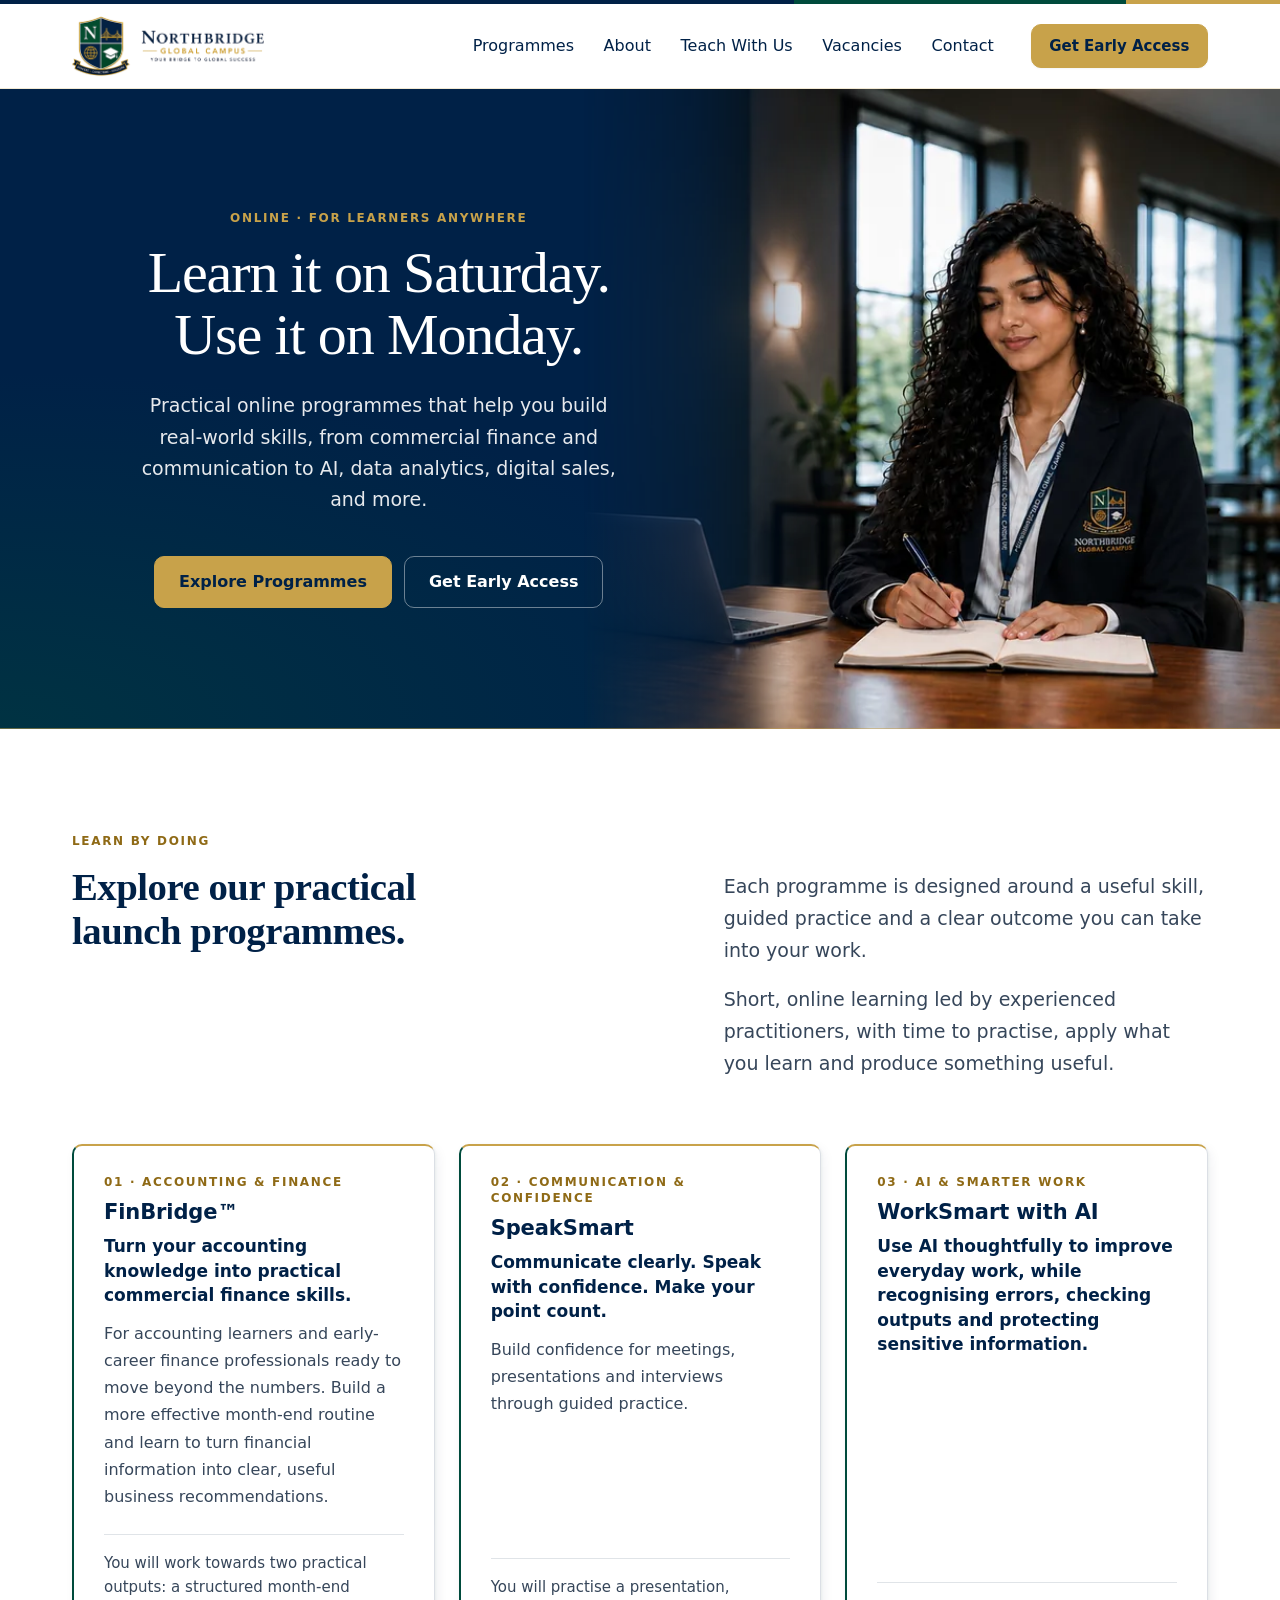
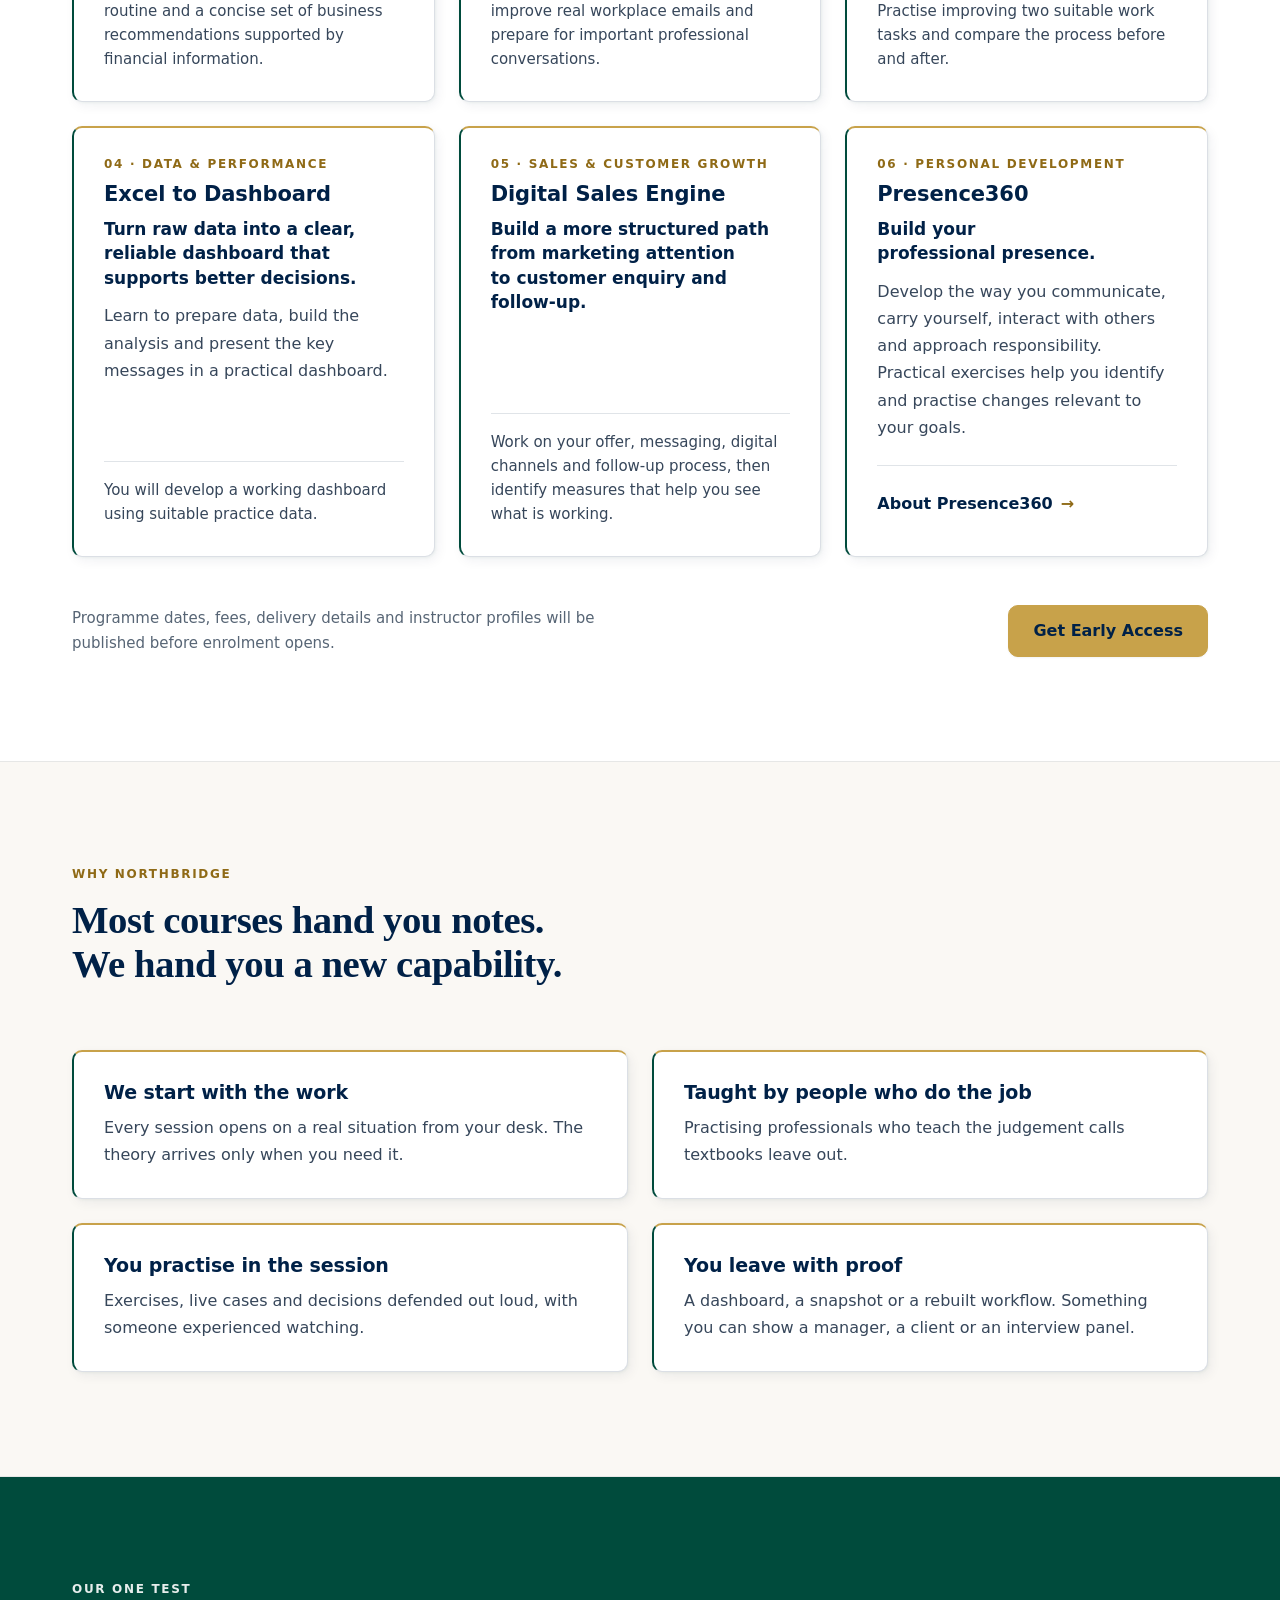
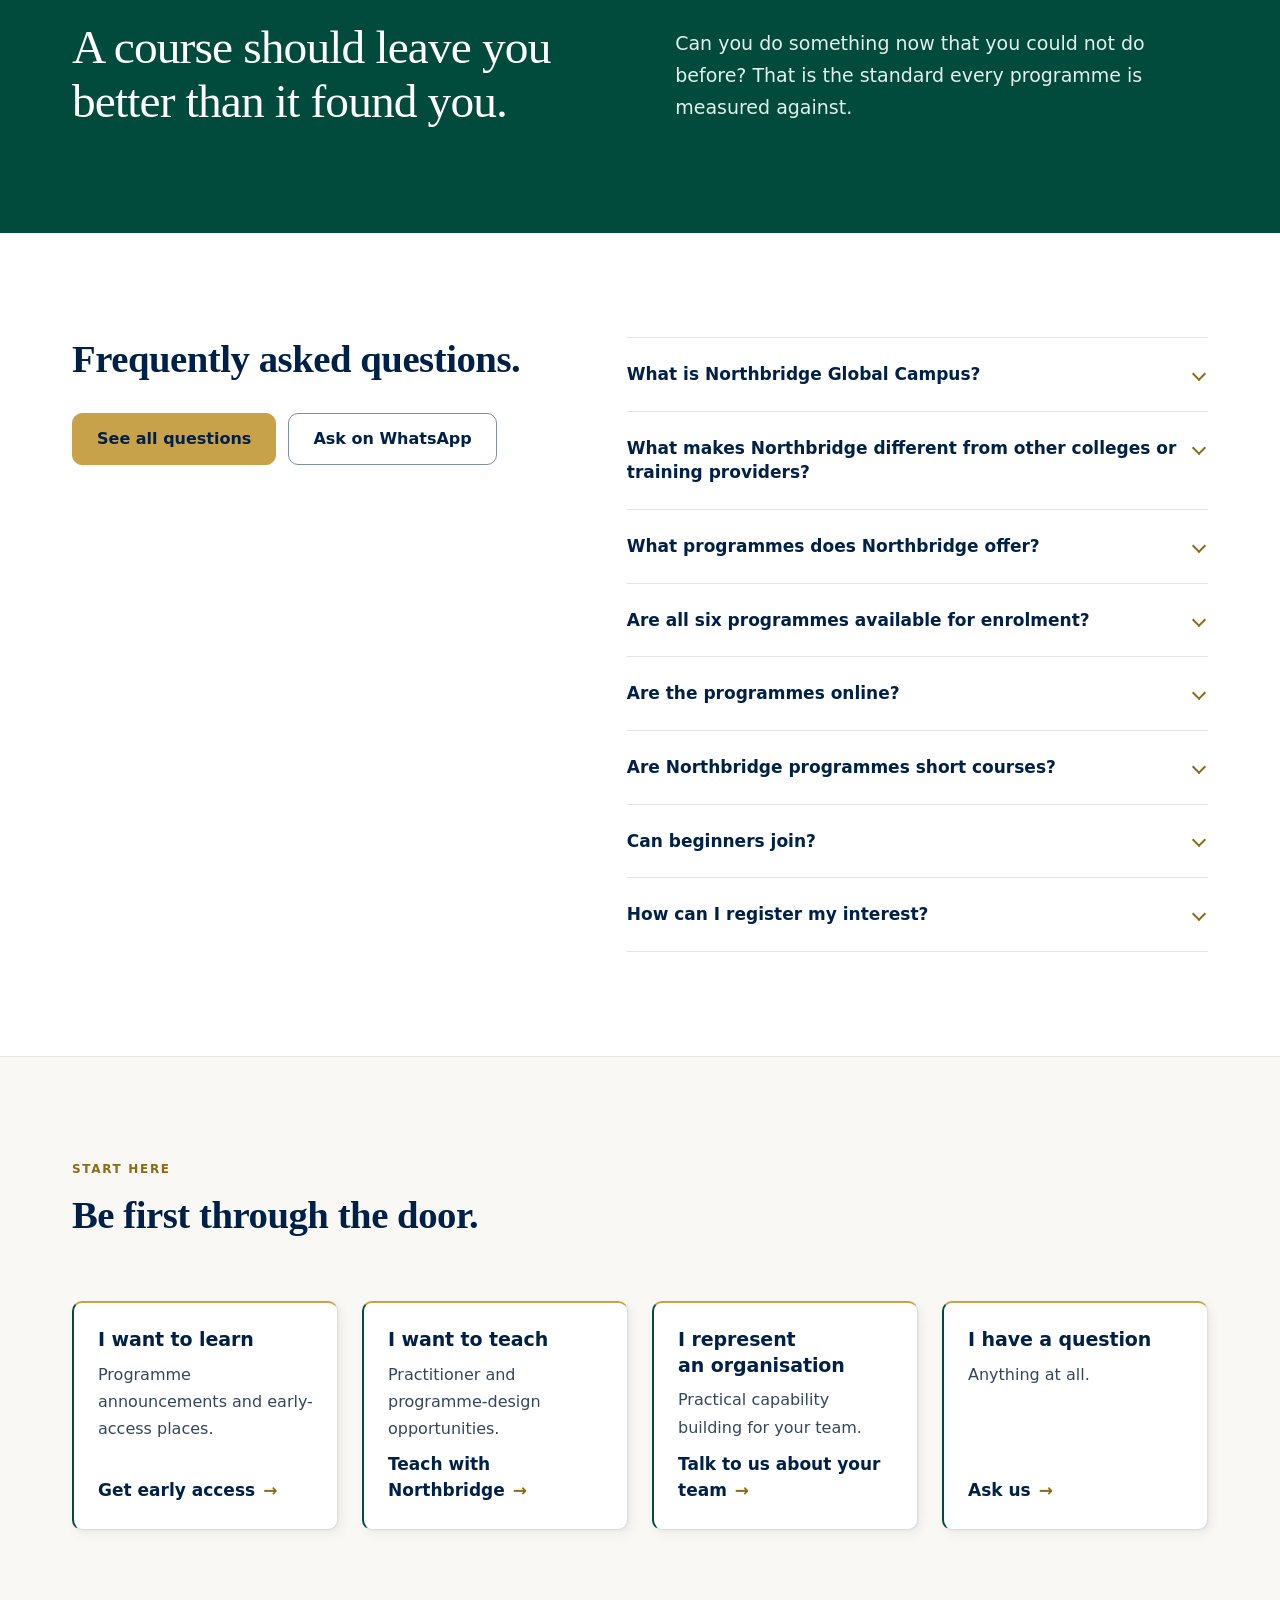
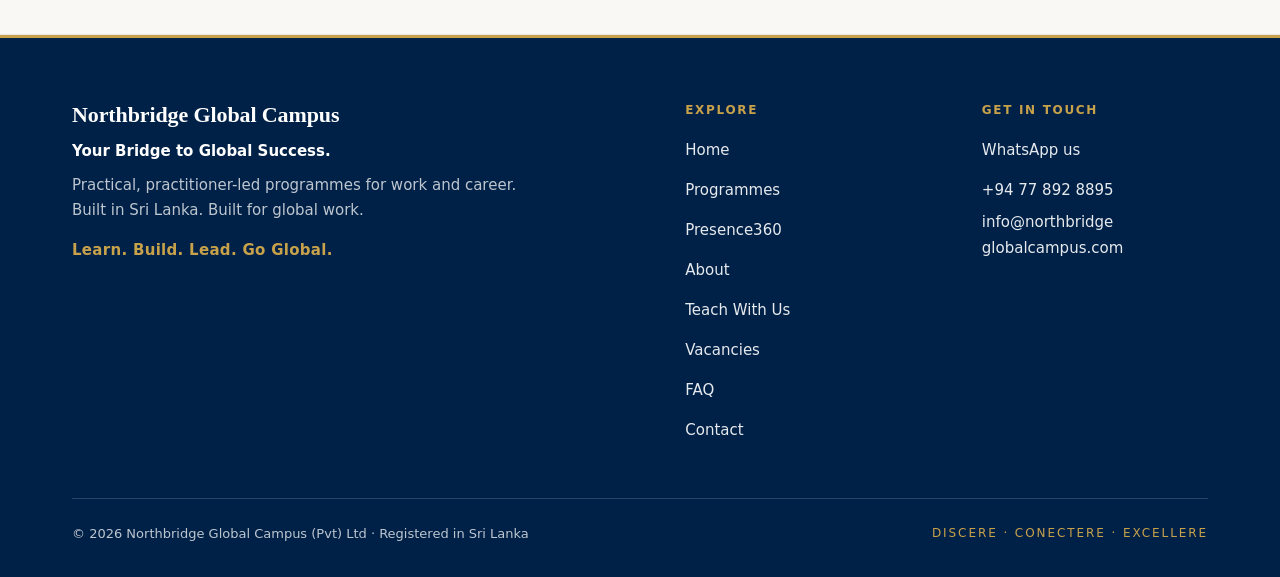
<file: index.html>
<!DOCTYPE html>
<html lang="en">
<head>
<meta charset="utf-8" />
<meta name="viewport" content="width=device-width, initial-scale=1" />
<title>Northbridge Global Campus | Learn it on Saturday. Use it on Monday.</title>
<meta name="description" content="Practical online programmes that help you build real-world skills, from commercial finance and communication to AI, data analytics, digital sales, and more." />

<link rel="canonical" href="https://www.northbridgeglobalcampus.com/" />
<meta property="og:url" content="https://www.northbridgeglobalcampus.com/" />
<meta property="og:image" content="https://www.northbridgeglobalcampus.com/assets/og-image-global.png" />
<meta property="og:image:width" content="1200" />
<meta property="og:image:height" content="630" />
<meta property="og:image:alt" content="The Northbridge Global Campus crest and name." />

<meta property="og:type" content="website" />
<meta property="og:site_name" content="Northbridge Global Campus" />
<meta property="og:locale" content="en_LK" />
<meta property="og:title" content="Northbridge Global Campus | Learn it on Saturday. Use it on Monday." />
<meta property="og:description" content="Practical online programmes that help you build real-world skills, from commercial finance and communication to AI, data analytics, digital sales, and more." />

<meta name="twitter:card" content="summary_large_image" />
<meta name="twitter:image" content="https://www.northbridgeglobalcampus.com/assets/og-image-global.png" />
<meta name="twitter:title" content="Northbridge Global Campus | Learn it on Saturday. Use it on Monday." />
<meta name="twitter:description" content="Practical online programmes that help you build real-world skills, from commercial finance and communication to AI, data analytics, digital sales, and more." />

<meta name="theme-color" content="#002147" />
<link rel="icon" href="assets/favicon-32.png" sizes="32x32" />
<link rel="icon" href="assets/favicon-16.png" sizes="16x16" />
<link rel="apple-touch-icon" href="assets/apple-touch-icon.png" />
<script>document.documentElement.classList.add('js');</script>
<link rel="stylesheet" href="assets/styles.css" />
</head>
<body>

<a class="skip" href="#main">Skip to main content</a>
<div class="tricolour" aria-hidden="true"><i></i><i></i><i></i></div>

<header class="site-head">
  <div class="shell head-inner">
    <a class="brand" href="index.html" aria-current="page" aria-label="Northbridge Global Campus home">
      <img class="brand-mark" src="assets/northbridge-logo-lockup-glass.png"
           width="778" height="268"
           alt="Northbridge Global Campus" fetchpriority="high" decoding="async" />
    </a>

    <button class="nav-toggle" type="button" aria-expanded="false" aria-controls="site-nav">
      <svg class="icon-menu" viewBox="0 0 24 24" fill="none" stroke="currentColor" stroke-width="2" stroke-linecap="round" aria-hidden="true" focusable="false"><path d="M4 7h16M4 12h16M4 17h16"/></svg>
      <svg class="icon-close" viewBox="0 0 24 24" fill="none" stroke="currentColor" stroke-width="2" stroke-linecap="round" aria-hidden="true" focusable="false"><path d="M6 6l12 12M18 6 6 18"/></svg>
      <span class="nav-toggle-label">Menu</span>
    </button>

    <nav class="site-nav" id="site-nav" aria-label="Main">
      <!-- The panel is an overlay below 60em; at 60em and up its contents sit in
           the bar. The close button renders only inside the overlay. -->
      <div class="nav-panel">
        <button class="nav-close" type="button">
          <svg viewBox="0 0 24 24" fill="none" stroke="currentColor" stroke-width="2" aria-hidden="true"><path d="M6 6l12 12M18 6L6 18"/></svg>
          <span>Close menu</span>
        </button>
        <ul>
          <li><a href="#programmes">Programmes</a></li>
          <li><a href="about.html">About</a></li>
          <li><a href="careers.html">Teach With Us</a></li>
          <li><a href="vacancies.html">Vacancies</a></li>
          <li><a href="contact.html">Contact</a></li>
        </ul>
        <a class="btn btn-primary nav-cta" href="contact.html?enquiry=learn#register-interest">Get Early Access</a>
      </div>
    </nav>
  </div>
</header>

<main id="main" tabindex="-1">

  <!-- Editorial hero. Desktop: copy on the left of the shell, the ambassador
       photograph as a panel running to the right edge, its left edge faded
       into the navy ground by a CSS mask (transparency only — the photograph
       itself is never altered). Phones and tablets: copy first, photograph
       beneath in a wide frame. All framing is object-fit / object-position. -->
  <section class="hero hero-home">
    <div class="shell hero-inner">
      <div class="hero-copy">
        <p class="eyebrow">ONLINE &middot; FOR LEARNERS ANYWHERE</p>
        <h1>Learn it on Saturday. Use it on Monday.</h1>
        <p class="lede">Practical online programmes that help you build real-world skills, from commercial finance and communication to AI, data analytics, digital sales, and more.</p>
        <div class="btn-row">
          <a class="btn btn-primary" href="#programmes">Explore Programmes</a>
          <a class="btn btn-secondary" href="contact.html?enquiry=learn#register-interest">Get Early Access</a>
        </div>
      </div>
    </div>

    <div class="hero-media">
      <picture>
        <source type="image/webp"
                srcset="assets/northbridge-brand-ambassador-640.webp 640w,
                        assets/northbridge-brand-ambassador-1000.webp 1000w,
                        assets/northbridge-brand-ambassador-1600.webp 1600w"
                sizes="(min-width:64em) 1700px, (min-width:40em) 150vw, 175vw" />
        <img src="assets/northbridge-brand-ambassador-1000.jpg"
             srcset="assets/northbridge-brand-ambassador-640.jpg 640w,
                     assets/northbridge-brand-ambassador-1000.jpg 1000w,
                     assets/northbridge-brand-ambassador-1600.jpg 1600w"
             sizes="(min-width:64em) 1700px, (min-width:40em) 150vw, 175vw"
             width="1600" height="611"
             alt="A Northbridge Global Campus student in a campus blazer working at a desk, with the Northbridge crest and wordmark on the wall behind her."
             fetchpriority="high" decoding="sync" />
      </picture>
    </div>
  </section>

  <section id="programmes">
    <div class="shell">
      <div class="section-head">
        <div class="section-title">
          <p class="eyebrow">Learn by doing</p>
          <h2>Explore our practical launch programmes.</h2>
        </div>
        <div class="section-body">
          <p class="section-lede">Each programme is designed around a useful skill, guided practice and a clear outcome you can take into your work.</p>
          <p class="section-lede">Short, online learning led by experienced practitioners, with time to practise, apply what you learn and produce something useful.</p>
        </div>
      </div>

      <ul class="prog-grid">
        <li class="prog-card" id="finbridge">
          <p class="prog-num">01 &middot; Accounting &amp; Finance</p>
          <h3>FinBridge&trade;</h3>
          <p class="prog-promise">Turn your accounting knowledge into practical commercial finance skills.</p>
          <p class="prog-desc">For accounting learners and early-career finance professionals ready to move beyond the numbers. Build a more effective month-end routine and learn to turn financial information into clear, useful business recommendations.</p>
          <div class="prog-output">
            <p>You will work towards two practical outputs: a structured month-end routine and a concise set of business recommendations supported by financial information.</p>
          </div>
        </li>
        <li class="prog-card" id="speaksmart">
          <p class="prog-num">02 &middot; Communication &amp; Confidence</p>
          <h3>SpeakSmart</h3>
          <p class="prog-promise">Communicate clearly. Speak with confidence. Make your point count.</p>
          <p class="prog-desc">Build confidence for meetings, presentations and interviews through guided practice.</p>
          <div class="prog-output">
            <p>You will practise a presentation, improve real workplace emails and prepare for important professional conversations.</p>
          </div>
        </li>
        <li class="prog-card" id="worksmart-with-ai">
          <p class="prog-num">03 &middot; AI &amp; Smarter Work</p>
          <h3>WorkSmart with AI</h3>
          <p class="prog-promise">Use AI thoughtfully to improve everyday work, while recognising errors, checking outputs and protecting sensitive information.</p>
          <div class="prog-output">
            <p>Practise improving two suitable work tasks and compare the process before and after.</p>
          </div>
        </li>
        <li class="prog-card" id="excel-to-dashboard">
          <p class="prog-num">04 &middot; Data &amp; Performance</p>
          <h3>Excel to Dashboard</h3>
          <p class="prog-promise">Turn raw data into a clear, reliable dashboard that supports better decisions.</p>
          <p class="prog-desc">Learn to prepare data, build the analysis and present the key messages in a practical dashboard.</p>
          <div class="prog-output">
            <p>You will develop a working dashboard using suitable practice data.</p>
          </div>
        </li>
        <li class="prog-card" id="digital-sales-engine">
          <p class="prog-num">05 &middot; Sales &amp; Customer Growth</p>
          <h3>Digital Sales Engine</h3>
          <p class="prog-promise">Build a more structured path from marketing attention to customer enquiry and follow-up.</p>
          <div class="prog-output">
            <p>Work on your offer, messaging, digital channels and follow-up process, then identify measures that help you see what is working.</p>
          </div>
        </li>
        <li class="prog-card" id="presence360">
          <p class="prog-num">06 &middot; Personal Development</p>
          <h3>Presence360</h3>
          <p class="prog-promise">Build your professional presence.</p>
          <p class="prog-desc">Develop the way you communicate, carry yourself, interact with others and approach responsibility. Practical exercises help you identify and practise changes relevant to your goals.</p>
          <div class="prog-output">
            <p><a class="route-link" href="presence360.html">About Presence360</a></p>
          </div>
        </li>
      </ul>

      <div class="prog-after">
        <div>
          <p class="fine">Programme dates, fees, delivery details and instructor profiles will be published before enrolment opens.</p>
        </div>
        <div class="btn-row">
          <a class="btn btn-primary" href="contact.html?enquiry=learn#register-interest">Get Early Access</a>
        </div>
      </div>
    </div>
  </section>

  <section class="band-paper" id="why-northbridge">
    <div class="shell">
      <div class="section-head">
        <div class="section-title">
          <p class="eyebrow">Why Northbridge</p>
          <h2>Most courses hand you notes. We hand you a new capability.</h2>
        </div>
      </div>

      <div class="prose-grid">
        <div>
          <h3>We start with the work</h3>
          <p>Every session opens on a real situation from your desk. The theory arrives only when you need it.</p>
        </div>
        <div>
          <h3>Taught by people who do the job</h3>
          <p>Practising professionals who teach the judgement calls textbooks leave out.</p>
        </div>
        <div>
          <h3>You practise in the session</h3>
          <p>Exercises, live cases and decisions defended out loud, with someone experienced watching.</p>
        </div>
        <div>
          <h3>You leave with proof</h3>
          <p>A dashboard, a snapshot or a rebuilt workflow. Something you can show a manager, a client or an interview panel.</p>
        </div>
      </div>
    </div>
  </section>

  <section class="band-green philosophy">
    <div class="shell">
      <p class="eyebrow">Our one test</p>
      <p class="philosophy-line">A course should leave you better than it found you.</p>
      <p class="philosophy-sub">Can you do something now that you could not do before? That is the standard every programme is measured against.</p>
    </div>
  </section>

  <section id="faq">
    <div class="shell">
      <div class="split">
        <div class="split-intro is-sticky">
          <h2>Frequently asked questions.</h2>
          <div class="btn-row">
            <a class="btn btn-primary" href="faq.html">See all questions</a>
            <a class="btn btn-secondary" data-wa="Hello Northbridge, I have a question." href="#">Ask on WhatsApp</a>
          </div>
        </div>
        <div class="faq-list split-main">
          <details class="faq-item">
            <summary>What is Northbridge Global Campus?</summary>
            <div class="faq-answer">
              <p>Northbridge Global Campus is a Sri Lankan, virtual-first professional learning business with a global outlook. We focus on short, practical programmes that help people turn knowledge into skills they can use in work and business.</p>
            </div>
          </details>
          <details class="faq-item">
            <summary>What makes Northbridge different from other colleges or training providers?</summary>
            <div class="faq-answer">
              <p>We start with the work. Rather than stopping at theory, our programmes are designed around real tasks, guided practice and useful outcomes. The question we ask is simple: what will a learner be better able to do after learning?</p>
            </div>
          </details>
          <details class="faq-item">
            <summary>What programmes does Northbridge offer?</summary>
            <div class="faq-answer">
              <p>Our current programme portfolio covers FinBridge™, SpeakSmart, WorkSmart with AI, Excel to Dashboard, Digital Sales Engine and Presence360. These are programme areas being introduced; individual course dates and enrolment availability will be announced separately.</p>
            </div>
          </details>
          <details class="faq-item">
            <summary>Are all six programmes available for enrolment?</summary>
            <div class="faq-answer">
              <p>The six areas describe our announced programme portfolio, not a promise that every course is open simultaneously. Northbridge plans to introduce programmes in stages, with confirmed availability published for each course.</p>
            </div>
          </details>
          <details class="faq-item">
            <summary>Are the programmes online?</summary>
            <div class="faq-answer">
              <p>Yes. Northbridge is being developed as a virtual-first learning business, with online delivery at the centre of its model. The format and online platform for each cohort should be checked in that programme’s final details.</p>
            </div>
          </details>
          <details class="faq-item">
            <summary>Are Northbridge programmes short courses?</summary>
            <div class="faq-answer">
              <p>Short, focused professional programmes are central to the Northbridge model. The initial design centres on a four-week practical sprint; the exact length and session pattern may differ by course.</p>
            </div>
          </details>
          <details class="faq-item">
            <summary>Can beginners join?</summary>
            <div class="faq-answer">
              <p>Some programme topics can be designed for beginners, while others may build on existing knowledge or workplace experience. Check the specific programme’s entry level and prerequisites before enrolling.</p>
            </div>
          </details>
          <details class="faq-item">
            <summary>How can I register my interest?</summary>
            <div class="faq-answer">
              <p>You can contact Northbridge through <a href="mailto:info@northbridgeglobalcampus.com">info@<wbr>northbridge<wbr>globalcampus.com</a> or WhatsApp <a href="https://wa.me/94778928895">+94 77 892 8895</a> and tell us which programme interests you. You can also use the Get Early Access form on this website.</p>
            </div>
          </details>
        </div>
      </div>
    </div>
  </section>

  <section class="band-paper" id="start-here">
    <div class="shell">
      <div class="section-head">
        <div class="section-title">
          <p class="eyebrow">Start here</p>
          <h2>Be first through the door.</h2>
        </div>
      </div>

      <ul class="route-grid">
        <li>
          <h3>I want to learn</h3>
          <p>Programme announcements and early-access places.</p>
          <a class="route-link" href="contact.html?enquiry=learn#register-interest">Get early access</a>
        </li>
        <li>
          <h3>I want to teach</h3>
          <p>Practitioner and programme-design opportunities.</p>
          <a class="route-link" href="careers.html">Teach with Northbridge</a>
        </li>
        <li>
          <h3>I represent an organisation</h3>
          <p>Practical capability building for your team.</p>
          <a class="route-link" href="contact.html?enquiry=business#register-interest">Talk to us about your team</a>
        </li>
        <li>
          <h3>I have a question</h3>
          <p>Anything at all.</p>
          <a class="route-link" href="contact.html?enquiry=general#register-interest">Ask us</a>
        </li>
      </ul>
    </div>
  </section>

</main>

<footer class="site-foot">
  <div class="shell">
    <div class="foot-grid">
      <div>
        <h2>Northbridge Global Campus</h2>
        <p class="foot-strapline">Your Bridge to Global Success.</p>
        <p class="foot-intro">Practical, practitioner-led programmes for work and career. Built in Sri Lanka. Built for global work.</p>
        <p class="foot-tagline">Learn. Build. Lead. Go Global.</p>
      </div>
      <div>
        <p class="lbl">Explore</p>
        <ul>
          <li><a href="index.html">Home</a></li>
          <li><a href="index.html#programmes">Programmes</a></li>
          <li><a href="presence360.html">Presence360</a></li>
          <li><a href="about.html">About</a></li>
          <li><a href="careers.html">Teach With Us</a></li>
          <li><a href="vacancies.html">Vacancies</a></li>
          <li><a href="faq.html">FAQ</a></li>
          <li><a href="contact.html">Contact</a></li>
        </ul>
      </div>
      <div>
        <p class="lbl">Get in touch</p>
        <ul>
          <li><a data-wa="Hello Northbridge, I would like to know more." href="#">WhatsApp us</a></li>
          <li><a data-tel href="tel:+94778928895"><span data-tel-text>+94 77 892 8895</span></a></li>
          <li><a data-email href="mailto:info@northbridgeglobalcampus.com"><span data-email-text>info@<wbr>northbridge<wbr>globalcampus.com</span></a></li>
        </ul>
      </div>

      <!-- POSITION RESERVED — legal column, company number and social links.
           Policy pages, the company registration number and any social accounts
           are NOT confirmed yet, so nothing is rendered here rather than
           shipping placeholder links. See MEETING-DECISIONS.md items B5, B7,
           D5 and F16. -->
    </div>
    <div class="foot-bottom">
      <span>&copy; <span data-year>2026</span> Northbridge Global Campus (Pvt) Ltd &middot; Registered in Sri Lanka</span>
      <span class="foot-motto">Discere &middot; Conectere &middot; Excellere</span>
    </div>
  </div>
</footer>

<a class="wa-float" data-wa="Hello Northbridge, I would like to know more." href="#" aria-label="Message Northbridge on WhatsApp">
  <svg viewBox="0 0 24 24" fill="currentColor" aria-hidden="true"><path d="M12.04 2C6.58 2 2.13 6.45 2.13 11.91c0 1.75.46 3.45 1.32 4.95L2 22l5.25-1.38a9.9 9.9 0 0 0 4.79 1.22h.01c5.46 0 9.91-4.45 9.91-9.91C21.96 6.45 17.5 2 12.04 2Zm5.8 14.03c-.24.68-1.42 1.31-1.95 1.36-.5.05-.97.23-3.27-.68-2.75-1.08-4.5-3.87-4.64-4.05-.13-.18-1.11-1.48-1.11-2.82s.7-2 .95-2.28c.25-.27.54-.34.72-.34h.52c.17 0 .39-.06.61.47.24.56.8 1.95.87 2.09.07.14.12.3.02.48-.09.18-.14.3-.28.46-.14.16-.29.36-.42.48-.14.14-.28.29-.12.57.16.27.72 1.18 1.54 1.91 1.06.94 1.95 1.23 2.22 1.37.27.14.43.12.59-.07.16-.19.68-.79.86-1.06.18-.27.36-.23.61-.14.24.09 1.55.73 1.82.86.27.14.45.2.51.32.07.11.07.64-.17 1.32Z"/></svg>
  <span class="txt">WhatsApp</span>
</a>

<script src="assets/site.js"></script>
</body>
</html>
</file>
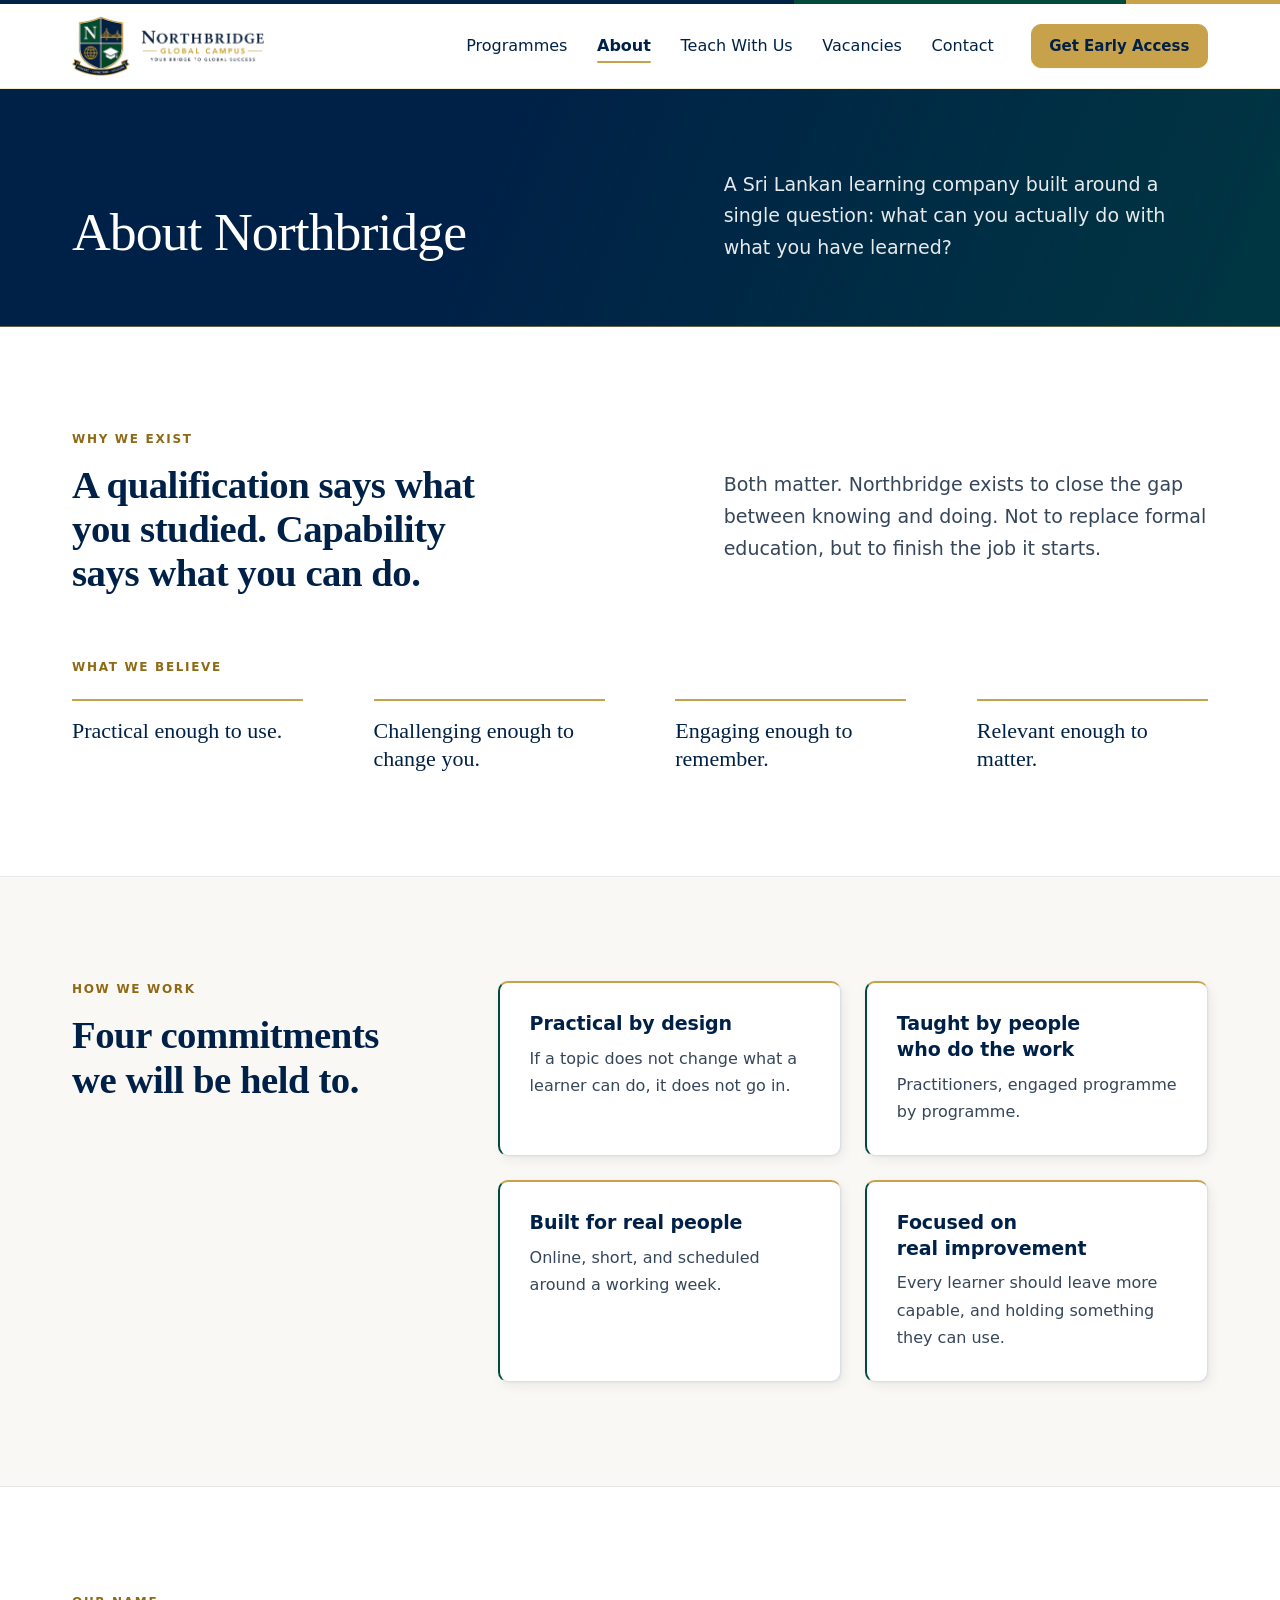
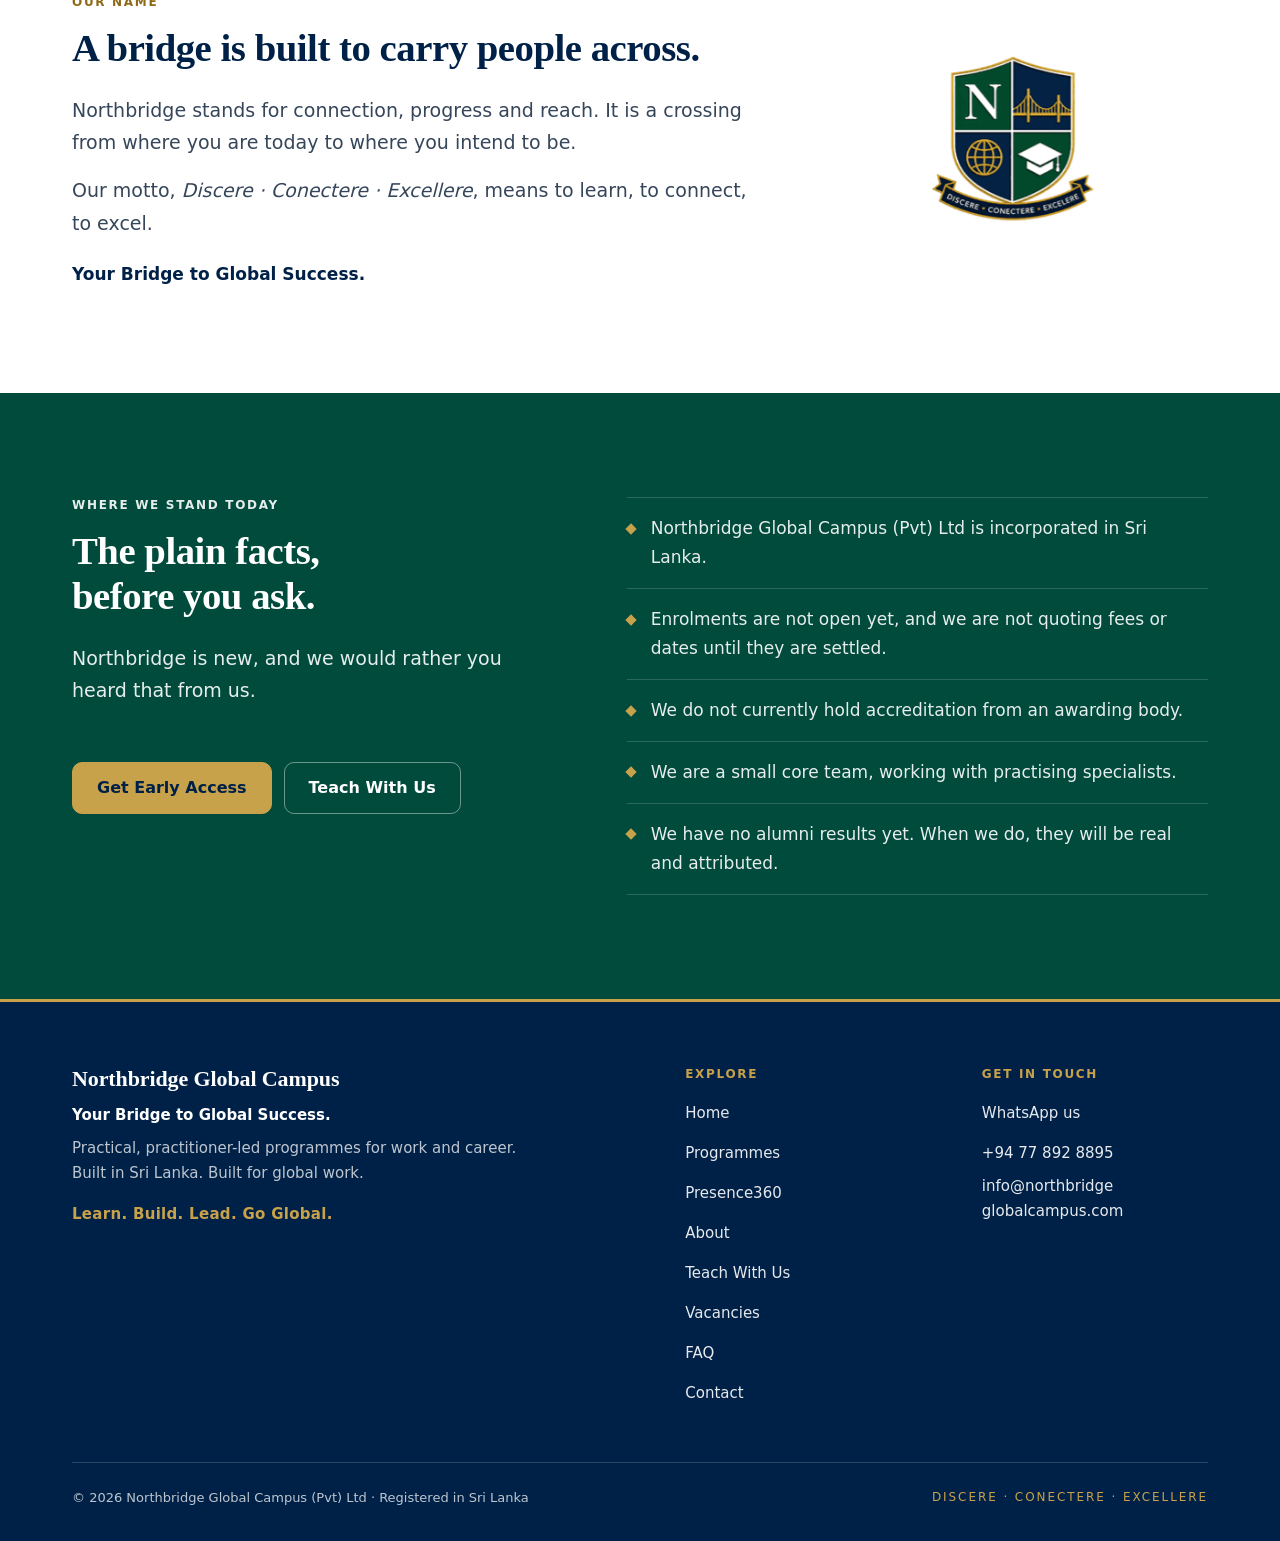
<file: about.html>
<!DOCTYPE html>
<html lang="en">
<head>
<meta charset="utf-8" />
<meta name="viewport" content="width=device-width, initial-scale=1" />
<title>About | Northbridge Global Campus</title>
<meta name="description" content="A Sri Lankan learning company built around a single question: what can you actually do with what you have learned?" />

<link rel="canonical" href="https://www.northbridgeglobalcampus.com/about.html" />
<meta property="og:url" content="https://www.northbridgeglobalcampus.com/about.html" />
<meta property="og:image" content="https://www.northbridgeglobalcampus.com/assets/og-image-global.png" />
<meta property="og:image:width" content="1200" />
<meta property="og:image:height" content="630" />
<meta property="og:image:alt" content="The Northbridge Global Campus crest and name." />

<meta property="og:type" content="website" />
<meta property="og:site_name" content="Northbridge Global Campus" />
<meta property="og:locale" content="en_LK" />
<meta property="og:title" content="About Northbridge Global Campus" />
<meta property="og:description" content="A Sri Lankan learning company built around a single question: what can you actually do with what you have learned?" />

<meta name="twitter:card" content="summary_large_image" />
<meta name="twitter:image" content="https://www.northbridgeglobalcampus.com/assets/og-image-global.png" />
<meta name="twitter:title" content="About Northbridge Global Campus" />
<meta name="twitter:description" content="A Sri Lankan learning company built around a single question: what can you actually do with what you have learned?" />

<meta name="theme-color" content="#002147" />
<link rel="icon" href="assets/favicon-32.png" sizes="32x32" />
<link rel="icon" href="assets/favicon-16.png" sizes="16x16" />
<link rel="apple-touch-icon" href="assets/apple-touch-icon.png" />
<script>document.documentElement.classList.add('js');</script>
<link rel="stylesheet" href="assets/styles.css" />
</head>
<body>

<a class="skip" href="#main">Skip to main content</a>
<div class="tricolour" aria-hidden="true"><i></i><i></i><i></i></div>

<header class="site-head">
  <div class="shell head-inner">
    <a class="brand" href="index.html" aria-label="Northbridge Global Campus home">
      <img class="brand-mark" src="assets/northbridge-logo-lockup-glass.png"
           width="778" height="268"
           alt="Northbridge Global Campus" fetchpriority="high" decoding="async" />
    </a>

    <button class="nav-toggle" type="button" aria-expanded="false" aria-controls="site-nav">
      <svg class="icon-menu" viewBox="0 0 24 24" fill="none" stroke="currentColor" stroke-width="2" stroke-linecap="round" aria-hidden="true" focusable="false"><path d="M4 7h16M4 12h16M4 17h16"/></svg>
      <svg class="icon-close" viewBox="0 0 24 24" fill="none" stroke="currentColor" stroke-width="2" stroke-linecap="round" aria-hidden="true" focusable="false"><path d="M6 6l12 12M18 6 6 18"/></svg>
      <span class="nav-toggle-label">Menu</span>
    </button>

    <nav class="site-nav" id="site-nav" aria-label="Main">
      <!-- The panel is an overlay below 60em; at 60em and up its contents sit in
           the bar. The close button renders only inside the overlay. -->
      <div class="nav-panel">
        <button class="nav-close" type="button">
          <svg viewBox="0 0 24 24" fill="none" stroke="currentColor" stroke-width="2" aria-hidden="true"><path d="M6 6l12 12M18 6L6 18"/></svg>
          <span>Close menu</span>
        </button>
        <ul>
          <li><a href="index.html#programmes">Programmes</a></li>
          <li><a href="about.html" aria-current="page">About</a></li>
          <li><a href="careers.html">Teach With Us</a></li>
          <li><a href="vacancies.html">Vacancies</a></li>
          <li><a href="contact.html">Contact</a></li>
        </ul>
        <a class="btn btn-primary nav-cta" href="contact.html?enquiry=learn#register-interest">Get Early Access</a>
      </div>
    </nav>
  </div>
</header>

<main id="main" tabindex="-1">
  <section class="hero hero-page">
    <div class="shell hero-page-inner">
      <h1>About Northbridge</h1>
      <div class="hero-page-body">
        <p class="lede">A Sri Lankan learning company built around a single question: what can you actually do with what you have learned?</p>
      </div>
    </div>
  </section>

  <section id="why-we-exist">
    <div class="shell">
      <div class="section-head">
        <div class="section-title">
          <p class="eyebrow">Why we exist</p>
          <h2>A qualification says what you studied. Capability says what you can do.</h2>
        </div>
        <div class="section-body">
          <p class="section-lede">Both matter. Northbridge exists to close the gap between knowing and doing. Not to replace formal education, but to finish the job it starts.</p>
        </div>
      </div>

      <div class="belief">
        <h3>What we believe</h3>
        <ul class="belief-list">
          <li>Practical enough to use.</li>
          <li>Challenging enough to change you.</li>
          <li>Engaging enough to remember.</li>
          <li>Relevant enough to matter.</li>
        </ul>
      </div>
    </div>
  </section>

  <section class="band-paper" id="commitments">
    <div class="shell">
      <div class="split split-wide">
        <div class="split-intro is-sticky">
          <p class="eyebrow">How we work</p>
          <h2>Four commitments we will be held to.</h2>
        </div>
        <div class="prose-grid split-main">
          <div>
            <h3>Practical by design</h3>
            <p>If a topic does not change what a learner can do, it does not go in.</p>
          </div>
          <div>
            <h3>Taught by people who do the work</h3>
            <p>Practitioners, engaged programme by programme.</p>
          </div>
          <div>
            <h3>Built for real people</h3>
            <p>Online, short, and scheduled around a working week.</p>
          </div>
          <div>
            <h3>Focused on real improvement</h3>
            <p>Every learner should leave more capable, and holding something they can use.</p>
          </div>
        </div>
      </div>
    </div>
  </section>

  <section id="our-name">
    <div class="shell">
      <div class="split split-crest">
        <div class="split-copy">
          <p class="eyebrow">Our name</p>
          <h2>A bridge is built to carry people across.</h2>
          <p class="section-lede">Northbridge stands for connection, progress and reach. It is a crossing from where you are today to where you intend to be.</p>
          <p class="section-lede">Our motto, <em>Discere · Conectere · Excellere</em>, means to learn, to connect, to excel.</p>
          <p class="tagline">Your Bridge to Global Success.</p>
        </div>
        <!-- Crest artwork is displayed exactly as supplied. Its ribbon spelling
             is a separate pending decision — MEETING-DECISIONS.md, F17. -->
        <figure class="split-figure">
          <img src="assets/northbridge-crest.png" width="240" height="187"
               alt="The Northbridge Global Campus crest: a quartered shield with the letter N, a suspension bridge, a globe and a graduation cap, above a ribbon reading Discere Conectere Excellere."
               loading="lazy" decoding="async" />
        </figure>
      </div>
    </div>
  </section>

  <section class="band-green" id="where-we-stand">
    <div class="shell">
      <div class="split">
        <div class="split-intro">
          <p class="eyebrow">Where we stand today</p>
          <h2>The plain facts, before you ask.</h2>
          <p class="section-lede">Northbridge is new, and we would rather you heard that from us.</p>
        </div>
        <ul class="fact-list split-main">
          <li>Northbridge Global Campus (Pvt) Ltd is incorporated in Sri Lanka.</li>
          <li>Enrolments are not open yet, and we are not quoting fees or dates until they are settled.</li>
          <li>We do not currently hold accreditation from an awarding body.</li>
          <li>We are a small core team, working with practising specialists.</li>
          <li>We have no alumni results yet. When we do, they will be real and attributed.</li>
        </ul>
        <div class="split-after">
          <div class="btn-row">
            <a class="btn btn-primary" href="contact.html?enquiry=learn#register-interest">Get Early Access</a>
            <a class="btn btn-secondary" href="careers.html">Teach With Us</a>
          </div>
        </div>
      </div>
    </div>
  </section>

</main>

<footer class="site-foot">
  <div class="shell">
    <div class="foot-grid">
      <div>
        <h2>Northbridge Global Campus</h2>
        <p class="foot-strapline">Your Bridge to Global Success.</p>
        <p class="foot-intro">Practical, practitioner-led programmes for work and career. Built in Sri Lanka. Built for global work.</p>
        <p class="foot-tagline">Learn. Build. Lead. Go Global.</p>
      </div>
      <div>
        <p class="lbl">Explore</p>
        <ul>
          <li><a href="index.html">Home</a></li>
          <li><a href="index.html#programmes">Programmes</a></li>
          <li><a href="presence360.html">Presence360</a></li>
          <li><a href="about.html">About</a></li>
          <li><a href="careers.html">Teach With Us</a></li>
          <li><a href="vacancies.html">Vacancies</a></li>
          <li><a href="faq.html">FAQ</a></li>
          <li><a href="contact.html">Contact</a></li>
        </ul>
      </div>
      <div>
        <p class="lbl">Get in touch</p>
        <ul>
          <li><a data-wa="Hello Northbridge, I would like to know more." href="#">WhatsApp us</a></li>
          <li><a data-tel href="tel:+94778928895"><span data-tel-text>+94 77 892 8895</span></a></li>
          <li><a data-email href="mailto:info@northbridgeglobalcampus.com"><span data-email-text>info@<wbr>northbridge<wbr>globalcampus.com</span></a></li>
        </ul>
      </div>

      <!-- POSITION RESERVED — legal column, company number and social links.
           Policy pages, the company registration number and any social accounts
           are NOT confirmed yet, so nothing is rendered here rather than
           shipping placeholder links. See MEETING-DECISIONS.md items B5, B7,
           D5 and F16. -->
    </div>
    <div class="foot-bottom">
      <span>&copy; <span data-year>2026</span> Northbridge Global Campus (Pvt) Ltd &middot; Registered in Sri Lanka</span>
      <span class="foot-motto">Discere &middot; Conectere &middot; Excellere</span>
    </div>
  </div>
</footer>

<a class="wa-float" data-wa="Hello Northbridge, I would like to know more." href="#" aria-label="Message Northbridge on WhatsApp">
  <svg viewBox="0 0 24 24" fill="currentColor" aria-hidden="true"><path d="M12.04 2C6.58 2 2.13 6.45 2.13 11.91c0 1.75.46 3.45 1.32 4.95L2 22l5.25-1.38a9.9 9.9 0 0 0 4.79 1.22h.01c5.46 0 9.91-4.45 9.91-9.91C21.96 6.45 17.5 2 12.04 2Zm5.8 14.03c-.24.68-1.42 1.31-1.95 1.36-.5.05-.97.23-3.27-.68-2.75-1.08-4.5-3.87-4.64-4.05-.13-.18-1.11-1.48-1.11-2.82s.7-2 .95-2.28c.25-.27.54-.34.72-.34h.52c.17 0 .39-.06.61.47.24.56.8 1.95.87 2.09.07.14.12.3.02.48-.09.18-.14.3-.28.46-.14.16-.29.36-.42.48-.14.14-.28.29-.12.57.16.27.72 1.18 1.54 1.91 1.06.94 1.95 1.23 2.22 1.37.27.14.43.12.59-.07.16-.19.68-.79.86-1.06.18-.27.36-.23.61-.14.24.09 1.55.73 1.82.86.27.14.45.2.51.32.07.11.07.64-.17 1.32Z"/></svg>
  <span class="txt">WhatsApp</span>
</a>

<script src="assets/site.js"></script>
</body>
</html>
</file>
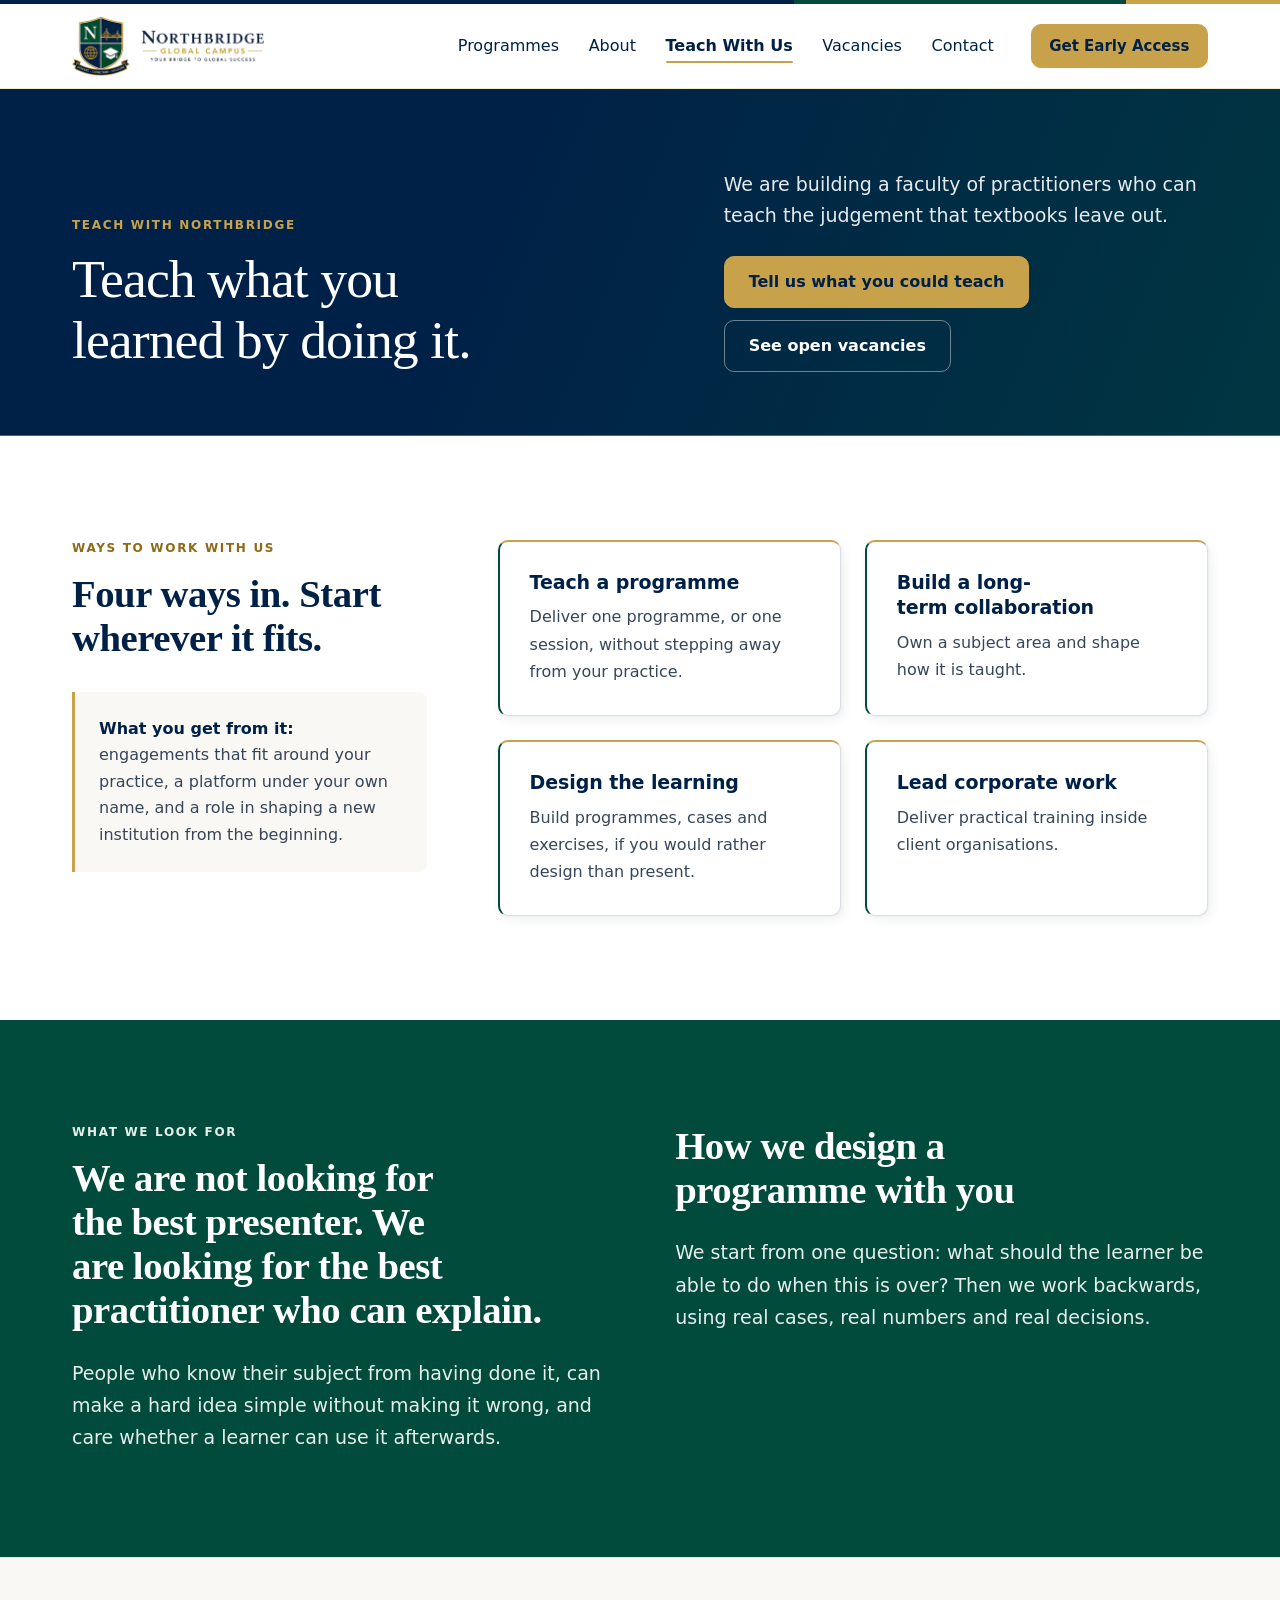
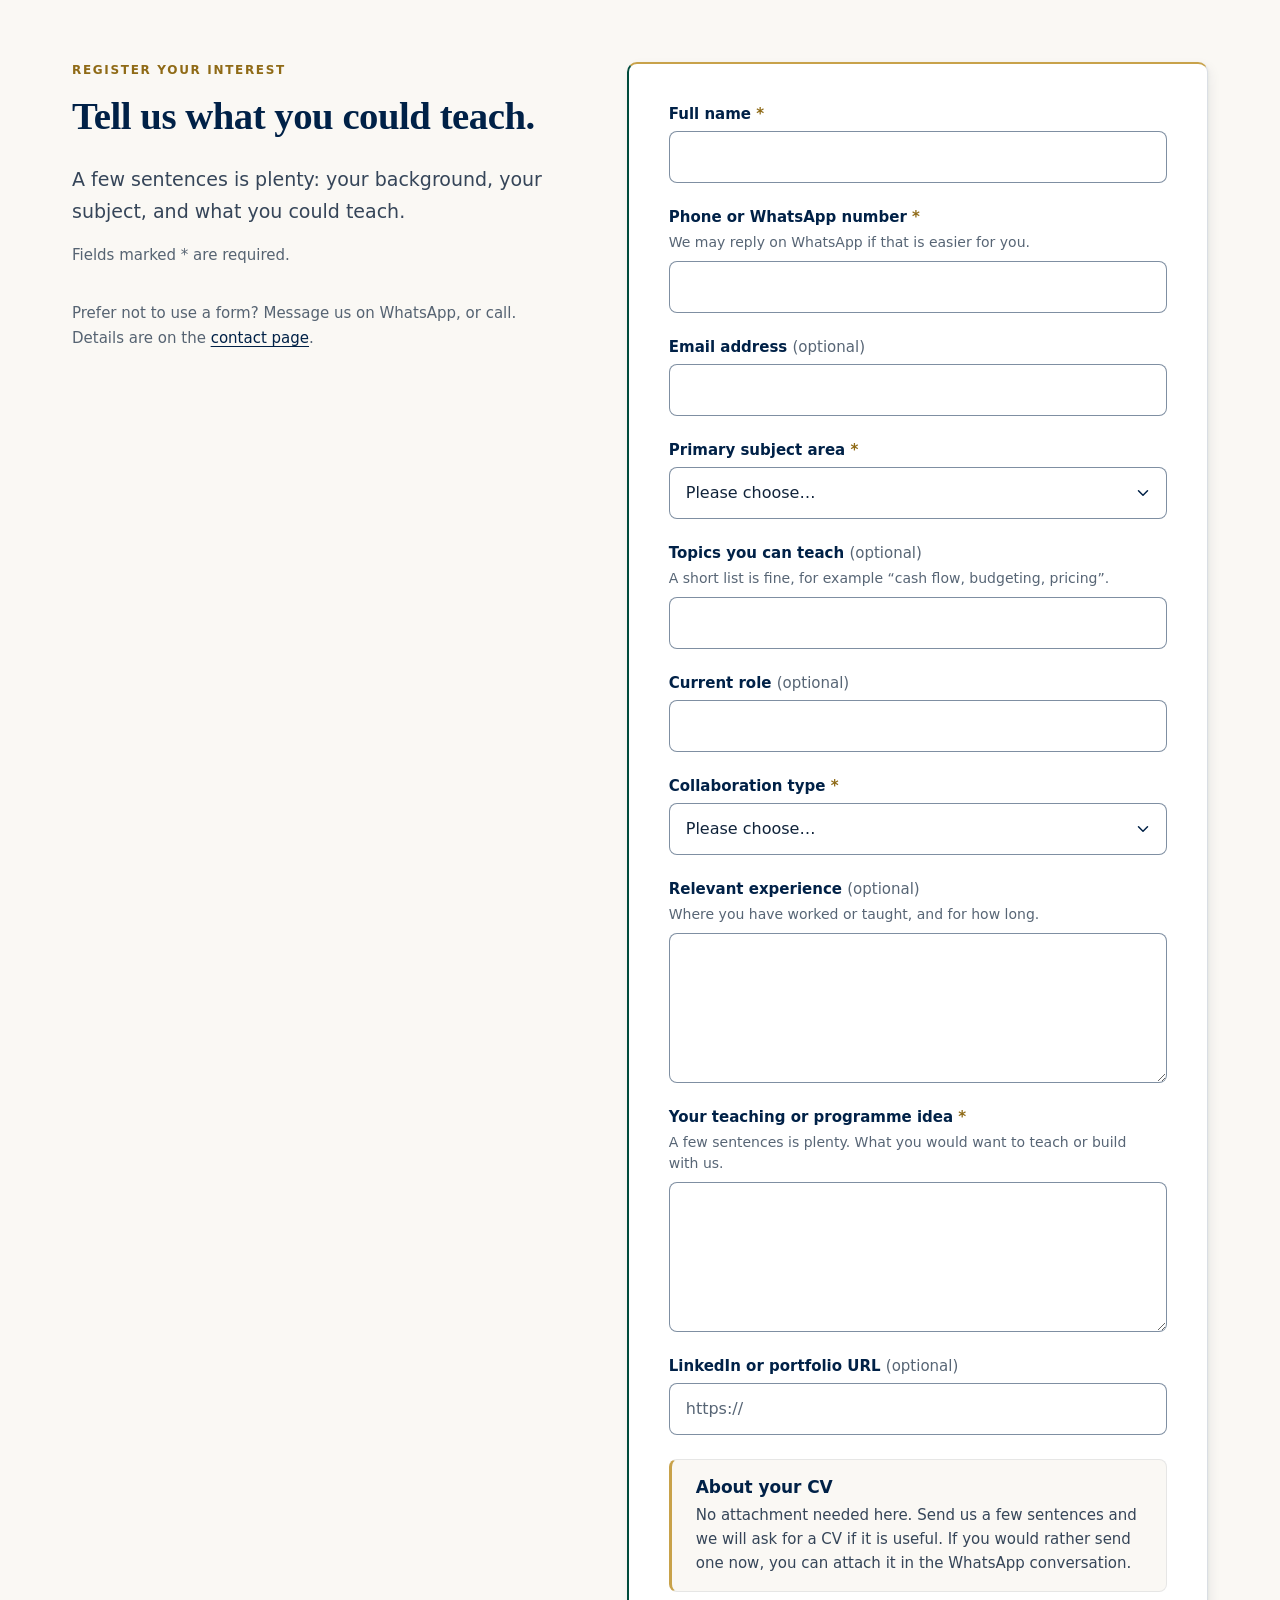
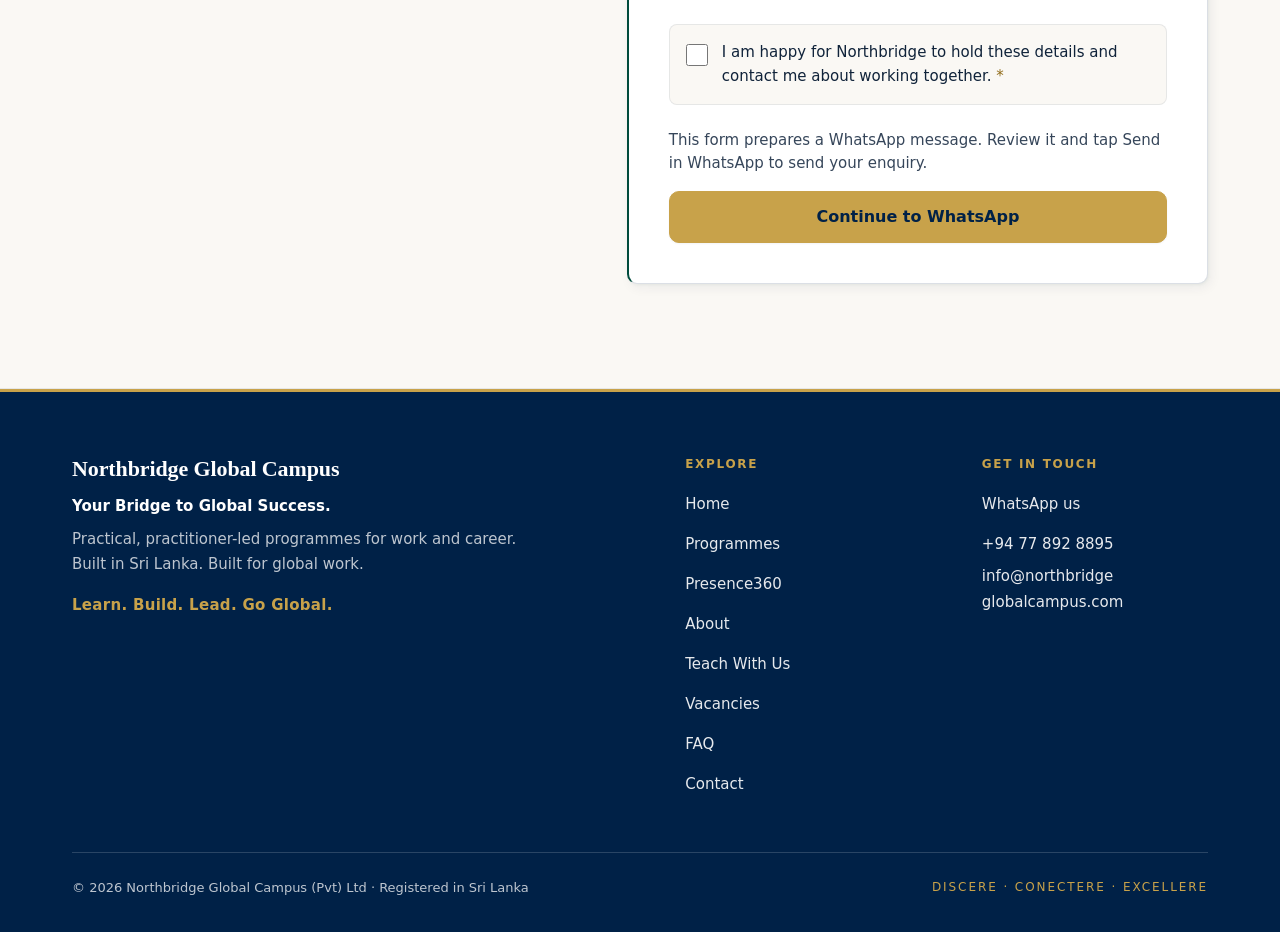
<file: careers.html>
<!DOCTYPE html>
<html lang="en">
<head>
<meta charset="utf-8" />
<meta name="viewport" content="width=device-width, initial-scale=1" />
<title>Teach With Us | Northbridge Global Campus</title>
<meta name="description" content="Teach what you learned by doing it. Northbridge is building a faculty of practitioners who can teach the judgement that textbooks leave out." />

<link rel="canonical" href="https://www.northbridgeglobalcampus.com/careers.html" />
<meta property="og:url" content="https://www.northbridgeglobalcampus.com/careers.html" />
<meta property="og:image" content="https://www.northbridgeglobalcampus.com/assets/og-image-global.png" />
<meta property="og:image:width" content="1200" />
<meta property="og:image:height" content="630" />
<meta property="og:image:alt" content="The Northbridge Global Campus crest and name." />

<meta property="og:type" content="website" />
<meta property="og:site_name" content="Northbridge Global Campus" />
<meta property="og:locale" content="en_LK" />
<meta property="og:title" content="Teach With Us | Northbridge Global Campus" />
<meta property="og:description" content="Teach what you learned by doing it. Northbridge is building a faculty of practitioners who can teach the judgement that textbooks leave out." />

<meta name="twitter:card" content="summary_large_image" />
<meta name="twitter:image" content="https://www.northbridgeglobalcampus.com/assets/og-image-global.png" />
<meta name="twitter:title" content="Teach With Us | Northbridge Global Campus" />
<meta name="twitter:description" content="Teach what you learned by doing it. Northbridge is building a faculty of practitioners who can teach the judgement that textbooks leave out." />

<meta name="theme-color" content="#002147" />
<link rel="icon" href="assets/favicon-32.png" sizes="32x32" />
<link rel="icon" href="assets/favicon-16.png" sizes="16x16" />
<link rel="apple-touch-icon" href="assets/apple-touch-icon.png" />
<script>document.documentElement.classList.add('js');</script>
<link rel="stylesheet" href="assets/styles.css" />
</head>
<body>

<a class="skip" href="#main">Skip to main content</a>
<div class="tricolour" aria-hidden="true"><i></i><i></i><i></i></div>

<header class="site-head">
  <div class="shell head-inner">
    <a class="brand" href="index.html" aria-label="Northbridge Global Campus home">
      <img class="brand-mark" src="assets/northbridge-logo-lockup-glass.png"
           width="778" height="268"
           alt="Northbridge Global Campus" fetchpriority="high" decoding="async" />
    </a>

    <button class="nav-toggle" type="button" aria-expanded="false" aria-controls="site-nav">
      <svg class="icon-menu" viewBox="0 0 24 24" fill="none" stroke="currentColor" stroke-width="2" stroke-linecap="round" aria-hidden="true" focusable="false"><path d="M4 7h16M4 12h16M4 17h16"/></svg>
      <svg class="icon-close" viewBox="0 0 24 24" fill="none" stroke="currentColor" stroke-width="2" stroke-linecap="round" aria-hidden="true" focusable="false"><path d="M6 6l12 12M18 6 6 18"/></svg>
      <span class="nav-toggle-label">Menu</span>
    </button>

    <nav class="site-nav" id="site-nav" aria-label="Main">
      <!-- The panel is an overlay below 60em; at 60em and up its contents sit in
           the bar. The close button renders only inside the overlay. -->
      <div class="nav-panel">
        <button class="nav-close" type="button">
          <svg viewBox="0 0 24 24" fill="none" stroke="currentColor" stroke-width="2" aria-hidden="true"><path d="M6 6l12 12M18 6L6 18"/></svg>
          <span>Close menu</span>
        </button>
        <ul>
          <li><a href="index.html#programmes">Programmes</a></li>
          <li><a href="about.html">About</a></li>
          <li><a href="careers.html" aria-current="page">Teach With Us</a></li>
          <li><a href="vacancies.html">Vacancies</a></li>
          <li><a href="contact.html">Contact</a></li>
        </ul>
        <a class="btn btn-primary nav-cta" href="contact.html?enquiry=learn#register-interest">Get Early Access</a>
      </div>
    </nav>
  </div>
</header>

<main id="main" tabindex="-1">
  <section class="hero hero-page">
    <div class="shell hero-page-inner">
      <div class="hero-page-title">
        <p class="eyebrow">Teach with Northbridge</p>
        <h1>Teach what you learned by doing it.</h1>
      </div>
      <div class="hero-page-body">
        <p class="lede">We are building a faculty of practitioners who can teach the judgement that textbooks leave out.</p>
        <div class="btn-row">
          <a class="btn btn-primary" href="#register-interest">Tell us what you could teach</a>
          <a class="btn btn-secondary" href="vacancies.html">See open vacancies</a>
        </div>
      </div>
    </div>
  </section>

  <section id="ways-to-work">
    <div class="shell">
      <div class="split split-wide">
        <div class="split-intro">
          <p class="eyebrow">Ways to work with us</p>
          <h2>Four ways in. Start wherever it fits.</h2>
        </div>

        <div class="prose-grid split-main">
          <div>
            <h3>Teach a programme</h3>
            <p>Deliver one programme, or one session, without stepping away from your practice.</p>
          </div>
          <div>
            <h3>Build a long-term collaboration</h3>
            <p>Own a subject area and shape how it is taught.</p>
          </div>
          <div>
            <h3>Design the learning</h3>
            <p>Build programmes, cases and exercises, if you would rather design than present.</p>
          </div>
          <div>
            <h3>Lead corporate work</h3>
            <p>Deliver practical training inside client organisations.</p>
          </div>
        </div>

        <div class="split-after callout">
          <p><strong>What you get from it:</strong> engagements that fit around your practice, a platform under your own name, and a role in shaping a new institution from the beginning.</p>
        </div>
      </div>
    </div>
  </section>

  <section class="band-green" id="what-we-look-for">
    <div class="shell">
      <div class="two-col">
        <div>
          <p class="eyebrow">What we look for</p>
          <h2>We are not looking for the best presenter. We are looking for the best practitioner who can explain.</h2>
          <p class="section-lede">People who know their subject from having done it, can make a hard idea simple without making it wrong, and care whether a learner can use it afterwards.</p>
        </div>
        <div>
          <h2>How we design a programme with you</h2>
          <p class="section-lede">We start from one question: what should the learner be able to do when this is over? Then we work backwards, using real cases, real numbers and real decisions.</p>
        </div>
      </div>
    </div>
  </section>

  <section class="band-paper" id="register-interest">
    <div class="shell">
      <div class="split">
      <div class="split-intro">
        <p class="eyebrow">Register your interest</p>
        <h2>Tell us what you could teach.</h2>
        <p class="section-lede">A few sentences is plenty: your background, your subject, and what you could teach.</p>
        <p class="section-lede fine">Fields marked * are required.</p>
      </div>

      <div class="form-wrap split-main">
        <form data-form-name="Teach With Us: expression of interest" novalidate>

          <div class="field" data-rule="name">
            <label for="c-name">Full name <span class="req">*</span></label>
            <input id="c-name" aria-describedby="c-name-err" name="Full name" type="text" autocomplete="name" required />
            <p class="err" id="c-name-err"></p>
          </div>

          <div class="field" data-rule="phone">
            <label for="c-phone">Phone or WhatsApp number <span class="req">*</span></label>
            <p class="hint" id="c-phone-hint">We may reply on WhatsApp if that is easier for you.</p>
            <input id="c-phone" aria-describedby="c-phone-hint c-phone-err" name="Phone or WhatsApp" type="tel" inputmode="tel" autocomplete="tel" required />
            <p class="err" id="c-phone-err"></p>
          </div>

          <div class="field" data-rule="email">
            <label for="c-email">Email address <span class="opt">(optional)</span></label>
            <input id="c-email" aria-describedby="c-email-err" name="Email" type="email" inputmode="email" autocomplete="email" />
            <p class="err" id="c-email-err"></p>
          </div>

          <div class="field" data-rule="select">
            <label for="c-area">Primary subject area <span class="req">*</span></label>
            <select id="c-area" aria-describedby="c-area-err" name="Primary subject area" required>
              <option value="">Please choose&hellip;</option>
              <option>Commercial finance and accounting</option>
              <option>Workplace English</option>
              <option>Working with AI</option>
              <option>Spreadsheets and reporting</option>
              <option>Sales and digital marketing</option>
              <option>Content and assessment design</option>
              <option>Something else</option>
            </select>
            <p class="err" id="c-area-err"></p>
          </div>

          <div class="field">
            <label for="c-topics">Topics you can teach <span class="opt">(optional)</span></label>
            <p class="hint" id="c-topics-hint">A short list is fine, for example &ldquo;cash flow, budgeting, pricing&rdquo;.</p>
            <input id="c-topics" aria-describedby="c-topics-hint" name="Topics you can teach" type="text" />
          </div>

          <div class="field">
            <label for="c-role">Current role <span class="opt">(optional)</span></label>
            <input id="c-role" name="Current role" type="text" autocomplete="organization-title" />
          </div>

          <div class="field" data-rule="select">
            <label for="c-collab">Collaboration type <span class="req">*</span></label>
            <select id="c-collab" aria-describedby="c-collab-err" name="Collaboration type" required>
              <option value="">Please choose&hellip;</option>
              <option>Lecturer</option>
              <option>Trainer</option>
              <option>Practitioner</option>
              <option>Freelancer</option>
              <option>Content contributor</option>
            </select>
            <p class="err" id="c-collab-err"></p>
          </div>

          <div class="field">
            <label for="c-exp">Relevant experience <span class="opt">(optional)</span></label>
            <p class="hint" id="c-exp-hint">Where you have worked or taught, and for how long.</p>
            <textarea id="c-exp" aria-describedby="c-exp-hint" name="Relevant experience" rows="4"></textarea>
          </div>

          <div class="field" data-rule="message">
            <label for="c-msg">Your teaching or programme idea <span class="req">*</span></label>
            <p class="hint" id="c-msg-hint">A few sentences is plenty. What you would want to teach or build with us.</p>
            <textarea id="c-msg" aria-describedby="c-msg-hint c-msg-err" name="Teaching or programme idea" required></textarea>
            <p class="err" id="c-msg-err"></p>
          </div>

          <div class="field" data-rule="url">
            <label for="c-link">LinkedIn or portfolio URL <span class="opt">(optional)</span></label>
            <input id="c-link" aria-describedby="c-link-err" name="LinkedIn or portfolio" type="url" inputmode="url" placeholder="https://" />
            <p class="err" id="c-link-err"></p>
          </div>

          <div class="note note-lead">
            <h3>About your CV</h3>
            <p>No attachment needed here. Send us a few sentences and we will ask for a CV if it is useful. If you would rather send one now, you can attach it in the WhatsApp conversation.</p>
          </div>

          <div class="field consent" data-rule="consent">
            <input id="c-consent" aria-describedby="c-consent-err" name="Consent" type="checkbox" required />
            <label for="c-consent">I am happy for Northbridge to hold these details and contact me about working together. <span class="req">*</span></label>
            <p class="err" id="c-consent-err"></p>
          </div>

          <p class="form-handoff" id="c-handoff">This form prepares a WhatsApp message. Review it and tap Send in WhatsApp to send your enquiry.</p>
          <button class="btn btn-primary btn-block" type="submit" aria-describedby="c-handoff">Continue to WhatsApp</button>
          <div class="form-status" aria-live="polite"></div>
        </form>
      </div>

      <div class="split-after">
        <p class="fine">Prefer not to use a form? Message us on WhatsApp, or call. Details are on the <a href="contact.html">contact page</a>.</p>
      </div>
      </div>
    </div>
  </section>

</main>

<footer class="site-foot">
  <div class="shell">
    <div class="foot-grid">
      <div>
        <h2>Northbridge Global Campus</h2>
        <p class="foot-strapline">Your Bridge to Global Success.</p>
        <p class="foot-intro">Practical, practitioner-led programmes for work and career. Built in Sri Lanka. Built for global work.</p>
        <p class="foot-tagline">Learn. Build. Lead. Go Global.</p>
      </div>
      <div>
        <p class="lbl">Explore</p>
        <ul>
          <li><a href="index.html">Home</a></li>
          <li><a href="index.html#programmes">Programmes</a></li>
          <li><a href="presence360.html">Presence360</a></li>
          <li><a href="about.html">About</a></li>
          <li><a href="careers.html">Teach With Us</a></li>
          <li><a href="vacancies.html">Vacancies</a></li>
          <li><a href="faq.html">FAQ</a></li>
          <li><a href="contact.html">Contact</a></li>
        </ul>
      </div>
      <div>
        <p class="lbl">Get in touch</p>
        <ul>
          <li><a data-wa="Hello Northbridge, I would like to know more." href="#">WhatsApp us</a></li>
          <li><a data-tel href="tel:+94778928895"><span data-tel-text>+94 77 892 8895</span></a></li>
          <li><a data-email href="mailto:info@northbridgeglobalcampus.com"><span data-email-text>info@<wbr>northbridge<wbr>globalcampus.com</span></a></li>
        </ul>
      </div>

      <!-- POSITION RESERVED — legal column, company number and social links.
           Policy pages, the company registration number and any social accounts
           are NOT confirmed yet, so nothing is rendered here rather than
           shipping placeholder links. See MEETING-DECISIONS.md items B5, B7,
           D5 and F16. -->
    </div>
    <div class="foot-bottom">
      <span>&copy; <span data-year>2026</span> Northbridge Global Campus (Pvt) Ltd &middot; Registered in Sri Lanka</span>
      <span class="foot-motto">Discere &middot; Conectere &middot; Excellere</span>
    </div>
  </div>
</footer>

<a class="wa-float" data-wa="Hello Northbridge, I would like to know more." href="#" aria-label="Message Northbridge on WhatsApp">
  <svg viewBox="0 0 24 24" fill="currentColor" aria-hidden="true"><path d="M12.04 2C6.58 2 2.13 6.45 2.13 11.91c0 1.75.46 3.45 1.32 4.95L2 22l5.25-1.38a9.9 9.9 0 0 0 4.79 1.22h.01c5.46 0 9.91-4.45 9.91-9.91C21.96 6.45 17.5 2 12.04 2Zm5.8 14.03c-.24.68-1.42 1.31-1.95 1.36-.5.05-.97.23-3.27-.68-2.75-1.08-4.5-3.87-4.64-4.05-.13-.18-1.11-1.48-1.11-2.82s.7-2 .95-2.28c.25-.27.54-.34.72-.34h.52c.17 0 .39-.06.61.47.24.56.8 1.95.87 2.09.07.14.12.3.02.48-.09.18-.14.3-.28.46-.14.16-.29.36-.42.48-.14.14-.28.29-.12.57.16.27.72 1.18 1.54 1.91 1.06.94 1.95 1.23 2.22 1.37.27.14.43.12.59-.07.16-.19.68-.79.86-1.06.18-.27.36-.23.61-.14.24.09 1.55.73 1.82.86.27.14.45.2.51.32.07.11.07.64-.17 1.32Z"/></svg>
  <span class="txt">WhatsApp</span>
</a>

<script src="assets/site.js"></script>
</body>
</html>
</file>
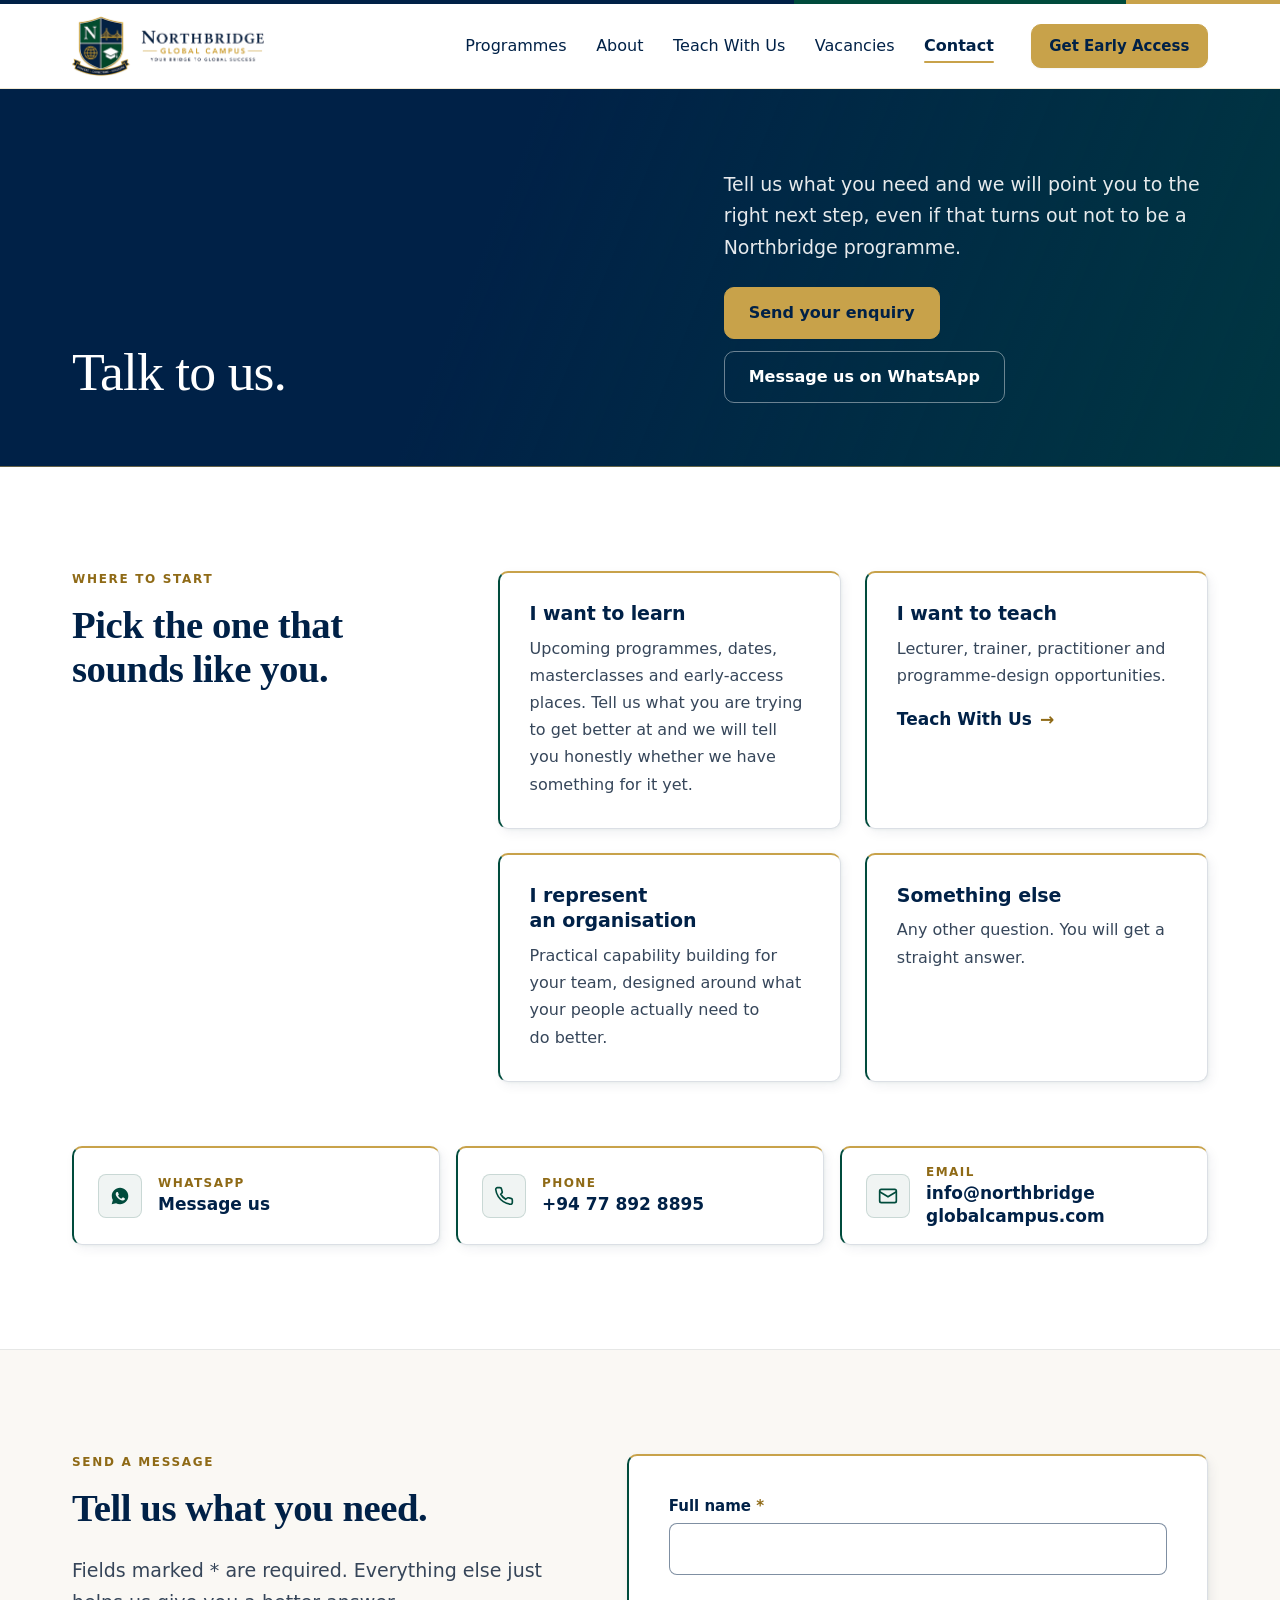
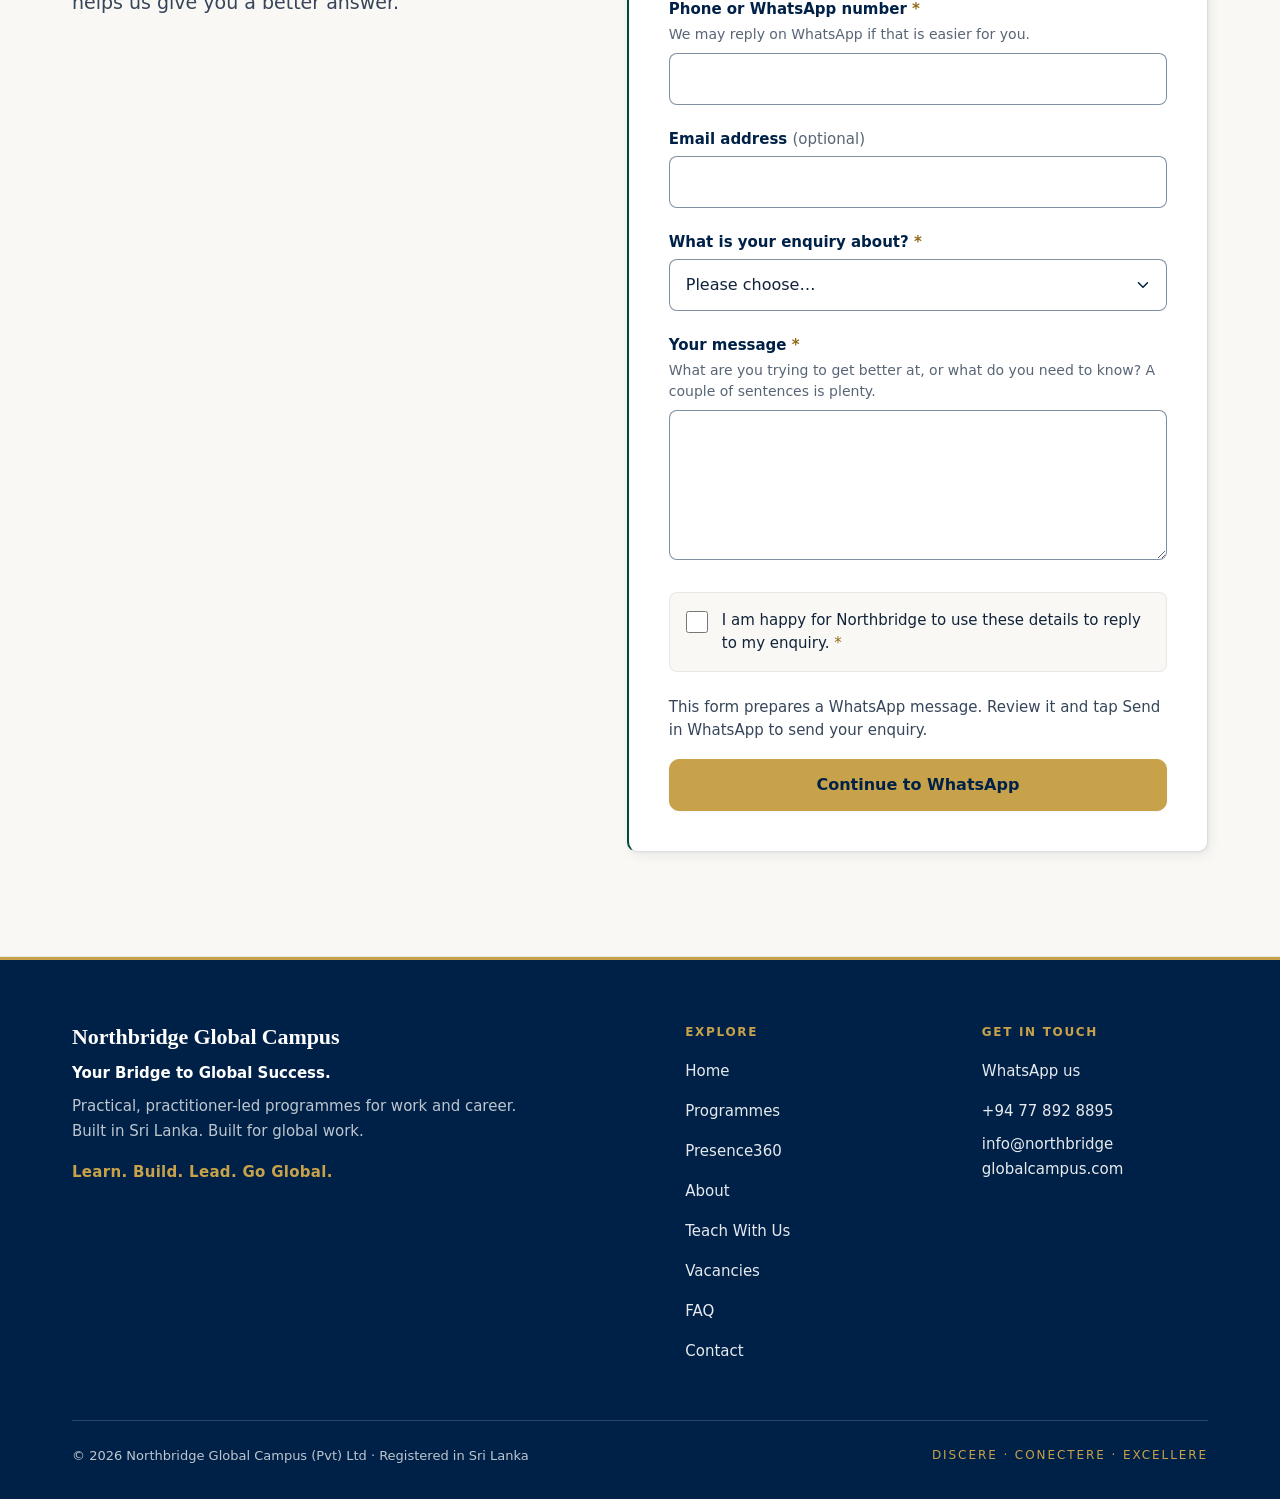
<file: contact.html>
<!DOCTYPE html>
<html lang="en">
<head>
<meta charset="utf-8" />
<meta name="viewport" content="width=device-width, initial-scale=1" />
<title>Contact | Northbridge Global Campus</title>
<meta name="description" content="Talk to Northbridge Global Campus. Tell us what you need and we will point you to the right next step, even if that turns out not to be a Northbridge programme." />

<link rel="canonical" href="https://www.northbridgeglobalcampus.com/contact.html" />
<meta property="og:url" content="https://www.northbridgeglobalcampus.com/contact.html" />
<meta property="og:image" content="https://www.northbridgeglobalcampus.com/assets/og-image-global.png" />
<meta property="og:image:width" content="1200" />
<meta property="og:image:height" content="630" />
<meta property="og:image:alt" content="The Northbridge Global Campus crest and name." />

<meta property="og:type" content="website" />
<meta property="og:site_name" content="Northbridge Global Campus" />
<meta property="og:locale" content="en_LK" />
<meta property="og:title" content="Contact Northbridge Global Campus" />
<meta property="og:description" content="Tell us what you need and we will point you to the right next step, even if that turns out not to be a Northbridge programme." />

<meta name="twitter:card" content="summary_large_image" />
<meta name="twitter:image" content="https://www.northbridgeglobalcampus.com/assets/og-image-global.png" />
<meta name="twitter:title" content="Contact Northbridge Global Campus" />
<meta name="twitter:description" content="Tell us what you need and we will point you to the right next step, even if that turns out not to be a Northbridge programme." />

<meta name="theme-color" content="#002147" />
<link rel="icon" href="assets/favicon-32.png" sizes="32x32" />
<link rel="icon" href="assets/favicon-16.png" sizes="16x16" />
<link rel="apple-touch-icon" href="assets/apple-touch-icon.png" />
<script>document.documentElement.classList.add('js');</script>
<link rel="stylesheet" href="assets/styles.css" />
</head>
<body>

<a class="skip" href="#main">Skip to main content</a>
<div class="tricolour" aria-hidden="true"><i></i><i></i><i></i></div>

<header class="site-head">
  <div class="shell head-inner">
    <a class="brand" href="index.html" aria-label="Northbridge Global Campus home">
      <img class="brand-mark" src="assets/northbridge-logo-lockup-glass.png"
           width="778" height="268"
           alt="Northbridge Global Campus" fetchpriority="high" decoding="async" />
    </a>

    <button class="nav-toggle" type="button" aria-expanded="false" aria-controls="site-nav">
      <svg class="icon-menu" viewBox="0 0 24 24" fill="none" stroke="currentColor" stroke-width="2" stroke-linecap="round" aria-hidden="true" focusable="false"><path d="M4 7h16M4 12h16M4 17h16"/></svg>
      <svg class="icon-close" viewBox="0 0 24 24" fill="none" stroke="currentColor" stroke-width="2" stroke-linecap="round" aria-hidden="true" focusable="false"><path d="M6 6l12 12M18 6 6 18"/></svg>
      <span class="nav-toggle-label">Menu</span>
    </button>

    <nav class="site-nav" id="site-nav" aria-label="Main">
      <!-- The panel is an overlay below 60em; at 60em and up its contents sit in
           the bar. The close button renders only inside the overlay. -->
      <div class="nav-panel">
        <button class="nav-close" type="button">
          <svg viewBox="0 0 24 24" fill="none" stroke="currentColor" stroke-width="2" aria-hidden="true"><path d="M6 6l12 12M18 6L6 18"/></svg>
          <span>Close menu</span>
        </button>
        <ul>
          <li><a href="index.html#programmes">Programmes</a></li>
          <li><a href="about.html">About</a></li>
          <li><a href="careers.html">Teach With Us</a></li>
          <li><a href="vacancies.html">Vacancies</a></li>
          <li><a href="contact.html" aria-current="page">Contact</a></li>
        </ul>
        <a class="btn btn-primary nav-cta" href="contact.html?enquiry=learn#register-interest">Get Early Access</a>
      </div>
    </nav>
  </div>
</header>

<main id="main" tabindex="-1">
  <section class="hero hero-page">
    <div class="shell hero-page-inner">
      <h1>Talk to us.</h1>
      <div class="hero-page-body">
        <p class="lede">Tell us what you need and we will point you to the right next step, even if that turns out not to be a Northbridge programme.</p>
        <div class="btn-row">
          <a class="btn btn-primary" href="#register-interest">Send your enquiry</a>
          <a class="btn btn-secondary" data-wa="Hello Northbridge, I would like to know more." href="#">Message us on WhatsApp</a>
        </div>
      </div>
    </div>
  </section>

  <section id="where-to-start">
    <div class="shell">
      <div class="split split-wide">
        <div class="split-intro">
          <p class="eyebrow">Where to start</p>
          <h2>Pick the one that sounds like you.</h2>
        </div>

        <div class="prose-grid split-main">
          <div>
            <h3>I want to learn</h3>
            <p>Upcoming programmes, dates, masterclasses and early-access places. Tell us what you are trying to get better at and we will tell you honestly whether we have something for it yet.</p>
          </div>
          <div>
            <h3>I want to teach</h3>
            <p>Lecturer, trainer, practitioner and programme-design opportunities.</p>
            <a class="route-link" href="careers.html">Teach With Us</a>
          </div>
          <div>
            <h3>I represent an organisation</h3>
            <p>Practical capability building for your team, designed around what your people actually need to do better.</p>
          </div>
          <div>
            <h3>Something else</h3>
            <p>Any other question. You will get a straight answer.</p>
          </div>
        </div>
      </div>

      <div class="contact-methods">
        <a class="method" data-wa="Hello Northbridge, I would like to know more." href="#">
          <span class="ico"><svg viewBox="0 0 24 24" fill="currentColor" aria-hidden="true"><path d="M12.04 2C6.58 2 2.13 6.45 2.13 11.91c0 1.75.46 3.45 1.32 4.95L2 22l5.25-1.38a9.9 9.9 0 0 0 4.79 1.22h.01c5.46 0 9.91-4.45 9.91-9.91C21.96 6.45 17.5 2 12.04 2Zm5.8 14.03c-.24.68-1.42 1.31-1.95 1.36-.5.05-.97.23-3.27-.68-2.75-1.08-4.5-3.87-4.64-4.05-.13-.18-1.11-1.48-1.11-2.82s.7-2 .95-2.28c.25-.27.54-.34.72-.34h.52c.17 0 .39-.06.61.47.24.56.8 1.95.87 2.09.07.14.12.3.02.48-.09.18-.14.3-.28.46-.14.16-.29.36-.42.48-.14.14-.28.29-.12.57.16.27.72 1.18 1.54 1.91 1.06.94 1.95 1.23 2.22 1.37.27.14.43.12.59-.07.16-.19.68-.79.86-1.06.18-.27.36-.23.61-.14.24.09 1.55.73 1.82.86.27.14.45.2.51.32.07.11.07.64-.17 1.32Z"/></svg></span>
          <span><span class="lbl">WhatsApp</span><span class="val">Message us</span></span>
        </a>
        <a class="method" data-tel href="tel:+94778928895">
          <span class="ico"><svg viewBox="0 0 24 24" fill="none" stroke="currentColor" stroke-width="2" aria-hidden="true"><path d="M22 16.9v3a2 2 0 0 1-2.2 2 19.8 19.8 0 0 1-8.6-3.1 19.5 19.5 0 0 1-6-6A19.8 19.8 0 0 1 2.1 4.2 2 2 0 0 1 4.1 2h3a2 2 0 0 1 2 1.7c.1 1 .4 1.9.7 2.8a2 2 0 0 1-.5 2.1L8.1 9.9a16 16 0 0 0 6 6l1.3-1.2a2 2 0 0 1 2.1-.5c.9.3 1.8.6 2.8.7a2 2 0 0 1 1.7 2Z"/></svg></span>
          <span><span class="lbl">Phone</span><span class="val" data-tel-text>+94 77 892 8895</span></span>
        </a>
        <a class="method" data-email href="mailto:info@northbridgeglobalcampus.com">
          <span class="ico"><svg viewBox="0 0 24 24" fill="none" stroke="currentColor" stroke-width="2" aria-hidden="true"><rect x="2" y="4" width="20" height="16" rx="2"/><path d="m2 7 10 6 10-6"/></svg></span>
          <span><span class="lbl">Email</span><span class="val" data-email-text>info@<wbr>northbridge<wbr>globalcampus.com</span></span>
        </a>
      </div>
    </div>
  </section>

  <section class="band-paper" id="register-interest">
    <div class="shell">
      <div class="split">
      <div class="split-intro">
        <p class="eyebrow">Send a message</p>
        <h2>Tell us what you need.</h2>
        <p class="section-lede">Fields marked * are required. Everything else just helps us give you a better answer.</p>
      </div>

      <div class="form-wrap split-main">
        <form data-form-name="General enquiry" novalidate>

          <div class="field" data-rule="name">
            <label for="q-name">Full name <span class="req">*</span></label>
            <input id="q-name" aria-describedby="q-name-err" name="Full name" type="text" autocomplete="name" required />
            <p class="err" id="q-name-err"></p>
          </div>

          <div class="field" data-rule="phone">
            <label for="q-phone">Phone or WhatsApp number <span class="req">*</span></label>
            <p class="hint" id="q-phone-hint">We may reply on WhatsApp if that is easier for you.</p>
            <input id="q-phone" aria-describedby="q-phone-hint q-phone-err" name="Phone or WhatsApp" type="tel" inputmode="tel" autocomplete="tel" required />
            <p class="err" id="q-phone-err"></p>
          </div>

          <div class="field" data-rule="email">
            <label for="q-email">Email address <span class="opt">(optional)</span></label>
            <input id="q-email" aria-describedby="q-email-err" name="Email" type="email" inputmode="email" autocomplete="email" />
            <p class="err" id="q-email-err"></p>
          </div>

          <div class="field" data-rule="select">
            <label for="q-type">What is your enquiry about? <span class="req">*</span></label>
            <select id="q-type" aria-describedby="q-type-err" name="Enquiry type" required>
              <option value="">Please choose&hellip;</option>
              <option>I want to learn</option>
              <option>I want to teach</option>
              <option>I represent a business</option>
              <option>I want to hear about upcoming programmes</option>
              <option>General enquiry</option>
            </select>
            <p class="err" id="q-type-err"></p>
          </div>

          <!-- Shown only when the enquiry is about learning or upcoming
               programmes. Plain progressive enhancement: with JavaScript off it
               simply stays visible and optional, so nothing is lost. -->
          <div class="field" data-when="I want to learn|I want to hear about upcoming programmes">
            <label for="q-area">Area you are interested in <span class="opt">(optional)</span></label>
            <select id="q-area" name="Area of interest">
              <option value="">No preference yet</option>
              <option value="FinBridge">FinBridge&trade;</option>
              <option>SpeakSmart</option>
              <option>WorkSmart with AI</option>
              <option>Excel to Dashboard</option>
              <option>Digital Sales Engine</option>
              <option>Presence360 crash course</option>
            </select>
          </div>

          <div class="field" data-rule="message">
            <label for="q-msg">Your message <span class="req">*</span></label>
            <p class="hint" id="q-msg-hint">What are you trying to get better at, or what do you need to know? A couple of sentences is plenty.</p>
            <textarea id="q-msg" aria-describedby="q-msg-hint q-msg-err" name="Message" required></textarea>
            <p class="err" id="q-msg-err"></p>
          </div>

          <div class="field consent" data-rule="consent">
            <input id="q-consent" aria-describedby="q-consent-err" name="Consent" type="checkbox" required />
            <label for="q-consent">I am happy for Northbridge to use these details to reply to my enquiry. <span class="req">*</span></label>
            <p class="err" id="q-consent-err"></p>
          </div>

          <p class="form-handoff" id="q-handoff">This form prepares a WhatsApp message. Review it and tap Send in WhatsApp to send your enquiry.</p>
          <button class="btn btn-primary btn-block" type="submit" aria-describedby="q-handoff">Continue to WhatsApp</button>
          <div class="form-status" aria-live="polite"></div>
        </form>
      </div>
      </div>
    </div>
  </section>

</main>

<footer class="site-foot">
  <div class="shell">
    <div class="foot-grid">
      <div>
        <h2>Northbridge Global Campus</h2>
        <p class="foot-strapline">Your Bridge to Global Success.</p>
        <p class="foot-intro">Practical, practitioner-led programmes for work and career. Built in Sri Lanka. Built for global work.</p>
        <p class="foot-tagline">Learn. Build. Lead. Go Global.</p>
      </div>
      <div>
        <p class="lbl">Explore</p>
        <ul>
          <li><a href="index.html">Home</a></li>
          <li><a href="index.html#programmes">Programmes</a></li>
          <li><a href="presence360.html">Presence360</a></li>
          <li><a href="about.html">About</a></li>
          <li><a href="careers.html">Teach With Us</a></li>
          <li><a href="vacancies.html">Vacancies</a></li>
          <li><a href="faq.html">FAQ</a></li>
          <li><a href="contact.html">Contact</a></li>
        </ul>
      </div>
      <div>
        <p class="lbl">Get in touch</p>
        <ul>
          <li><a data-wa="Hello Northbridge, I would like to know more." href="#">WhatsApp us</a></li>
          <li><a data-tel href="tel:+94778928895"><span data-tel-text>+94 77 892 8895</span></a></li>
          <li><a data-email href="mailto:info@northbridgeglobalcampus.com"><span data-email-text>info@<wbr>northbridge<wbr>globalcampus.com</span></a></li>
        </ul>
      </div>

      <!-- POSITION RESERVED — legal column, company number and social links.
           Policy pages, the company registration number and any social accounts
           are NOT confirmed yet, so nothing is rendered here rather than
           shipping placeholder links. See MEETING-DECISIONS.md items B5, B7,
           D5 and F16. -->
    </div>
    <div class="foot-bottom">
      <span>&copy; <span data-year>2026</span> Northbridge Global Campus (Pvt) Ltd &middot; Registered in Sri Lanka</span>
      <span class="foot-motto">Discere &middot; Conectere &middot; Excellere</span>
    </div>
  </div>
</footer>

<a class="wa-float" data-wa="Hello Northbridge, I would like to know more." href="#" aria-label="Message Northbridge on WhatsApp">
  <svg viewBox="0 0 24 24" fill="currentColor" aria-hidden="true"><path d="M12.04 2C6.58 2 2.13 6.45 2.13 11.91c0 1.75.46 3.45 1.32 4.95L2 22l5.25-1.38a9.9 9.9 0 0 0 4.79 1.22h.01c5.46 0 9.91-4.45 9.91-9.91C21.96 6.45 17.5 2 12.04 2Zm5.8 14.03c-.24.68-1.42 1.31-1.95 1.36-.5.05-.97.23-3.27-.68-2.75-1.08-4.5-3.87-4.64-4.05-.13-.18-1.11-1.48-1.11-2.82s.7-2 .95-2.28c.25-.27.54-.34.72-.34h.52c.17 0 .39-.06.61.47.24.56.8 1.95.87 2.09.07.14.12.3.02.48-.09.18-.14.3-.28.46-.14.16-.29.36-.42.48-.14.14-.28.29-.12.57.16.27.72 1.18 1.54 1.91 1.06.94 1.95 1.23 2.22 1.37.27.14.43.12.59-.07.16-.19.68-.79.86-1.06.18-.27.36-.23.61-.14.24.09 1.55.73 1.82.86.27.14.45.2.51.32.07.11.07.64-.17 1.32Z"/></svg>
  <span class="txt">WhatsApp</span>
</a>

<script src="assets/site.js"></script>
</body>
</html>
</file>
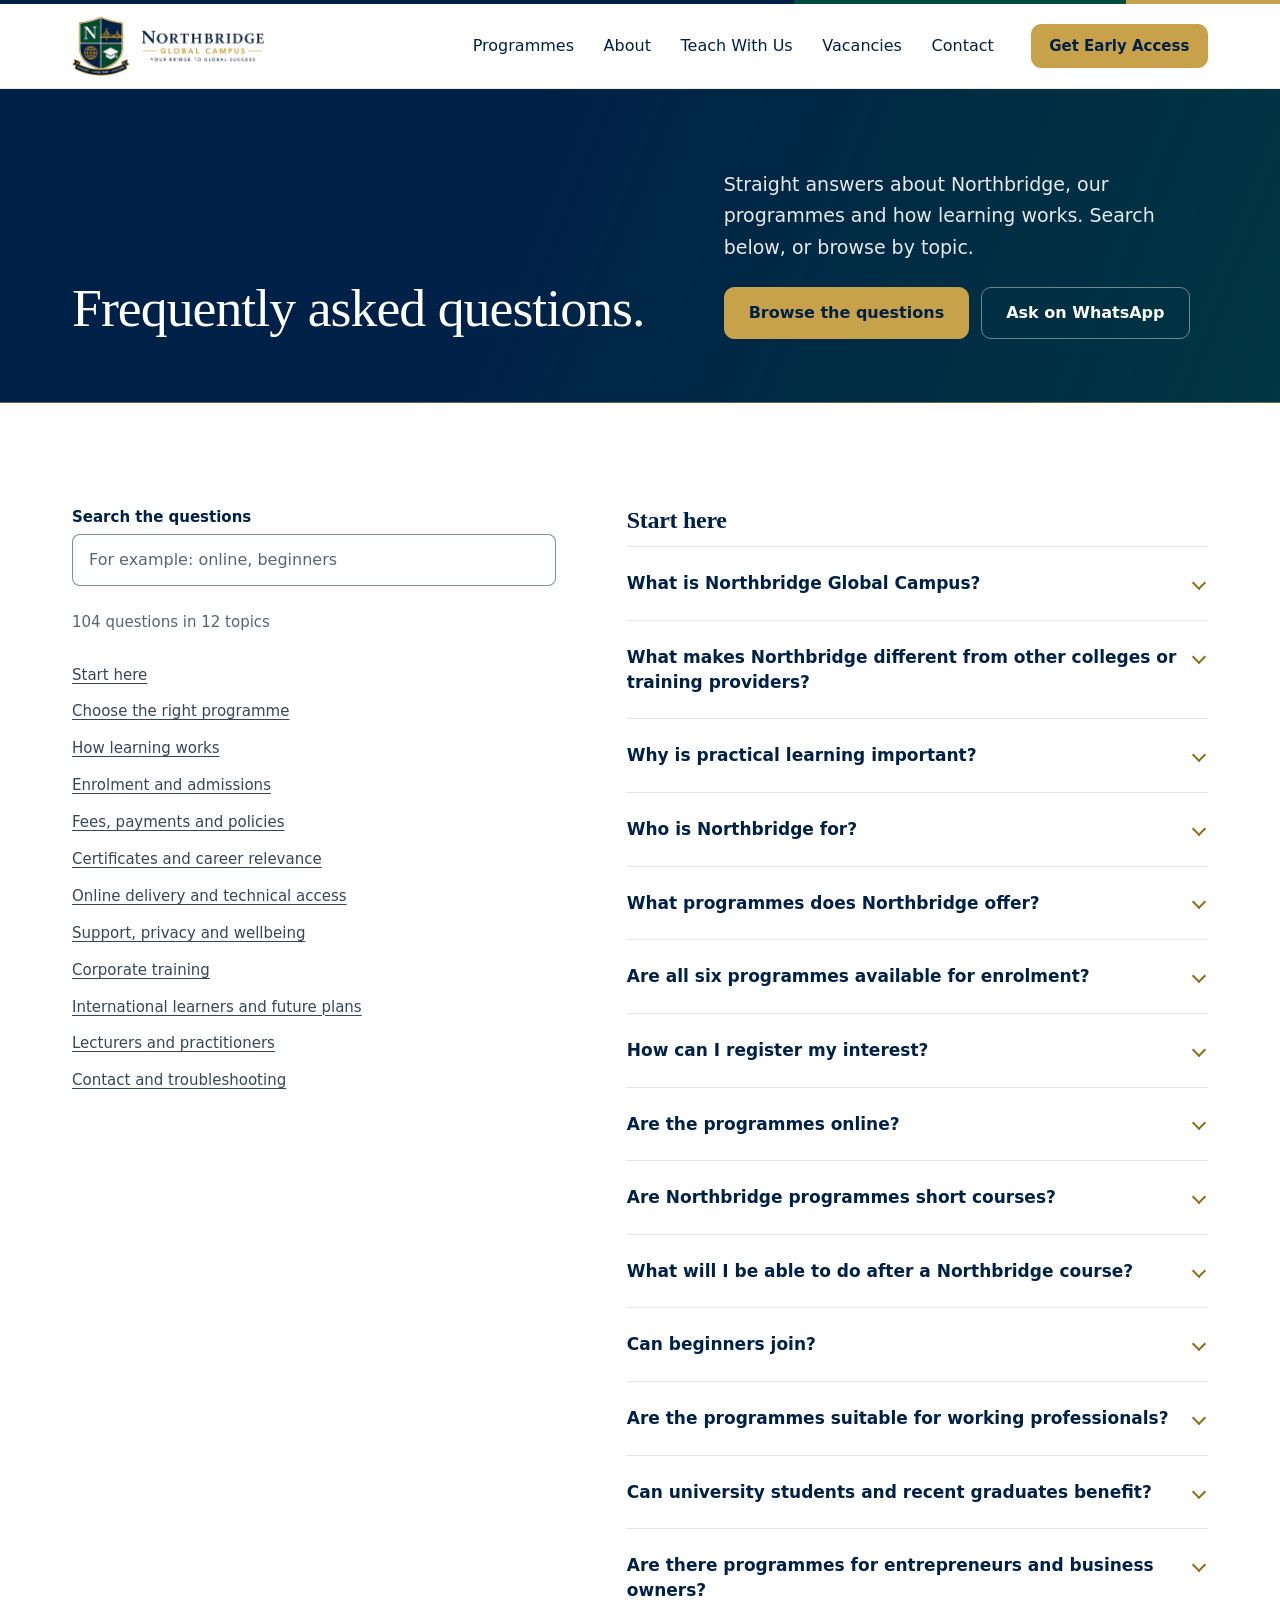
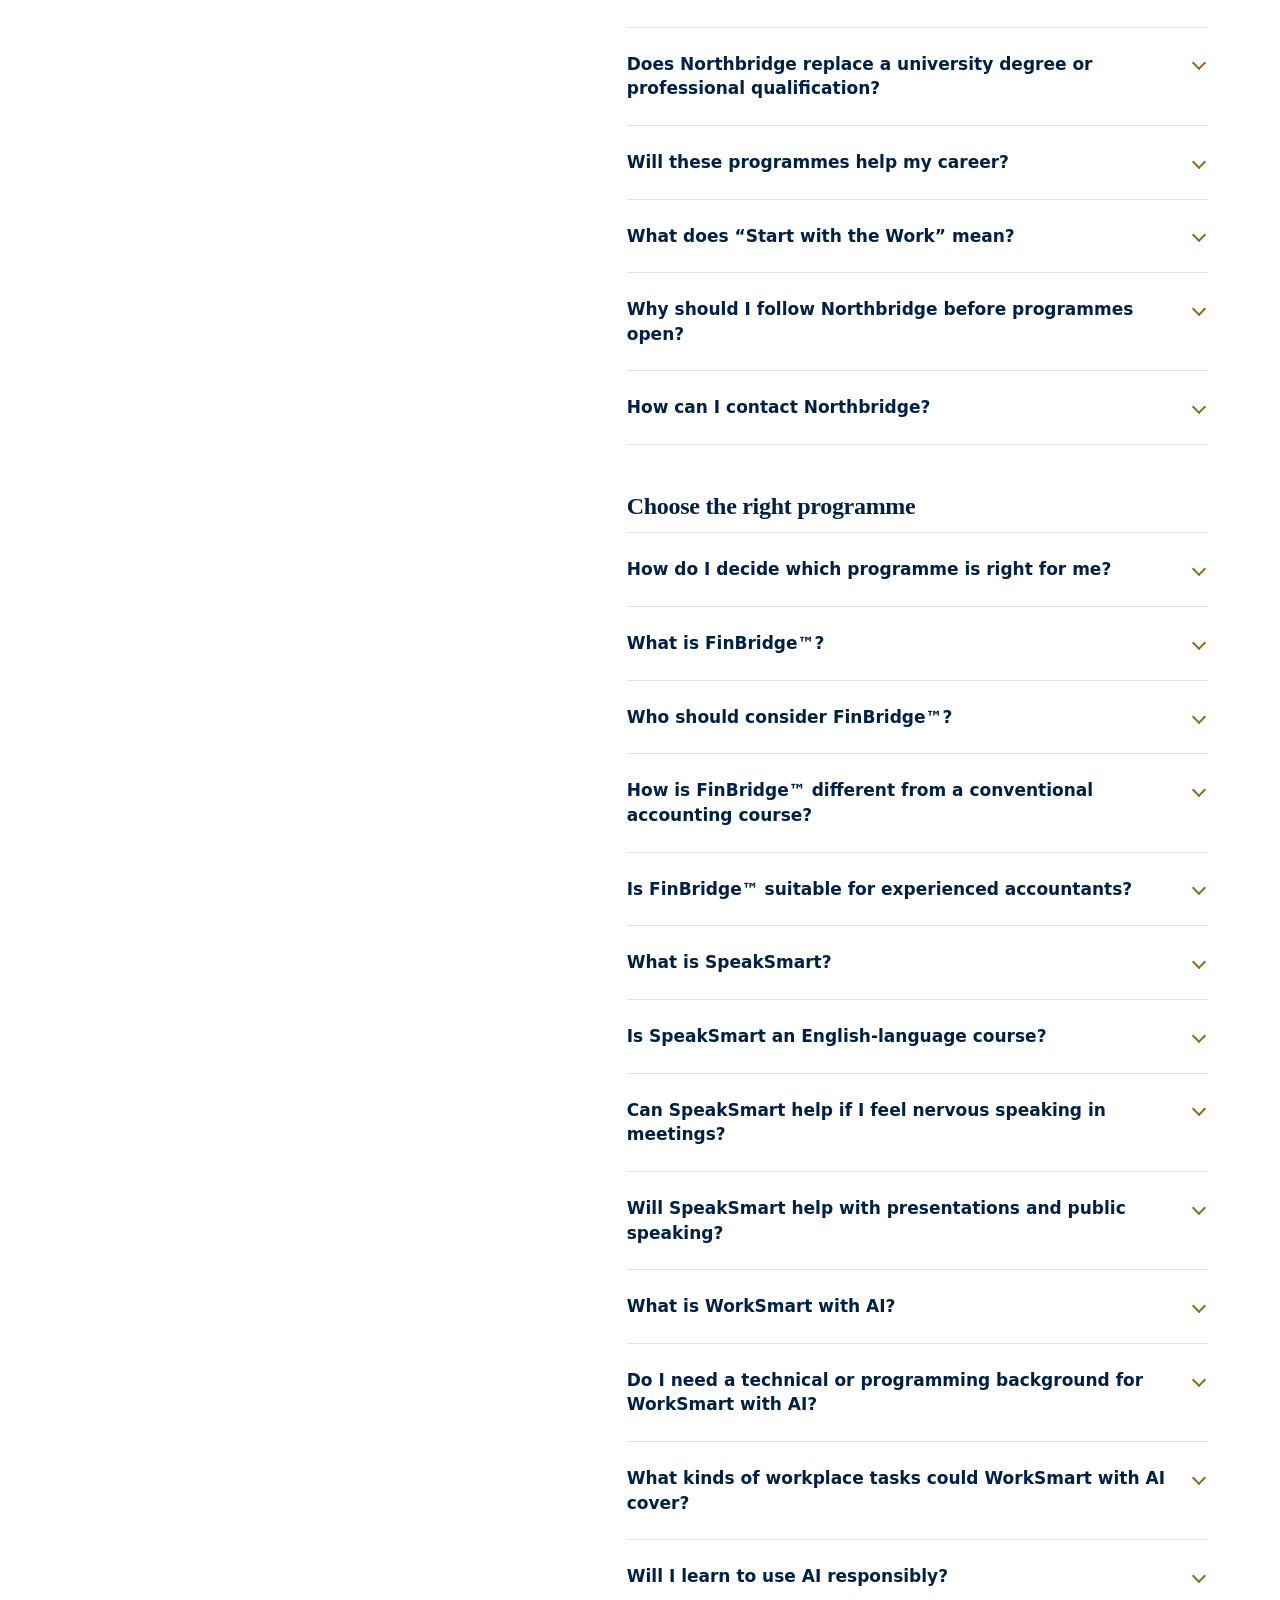
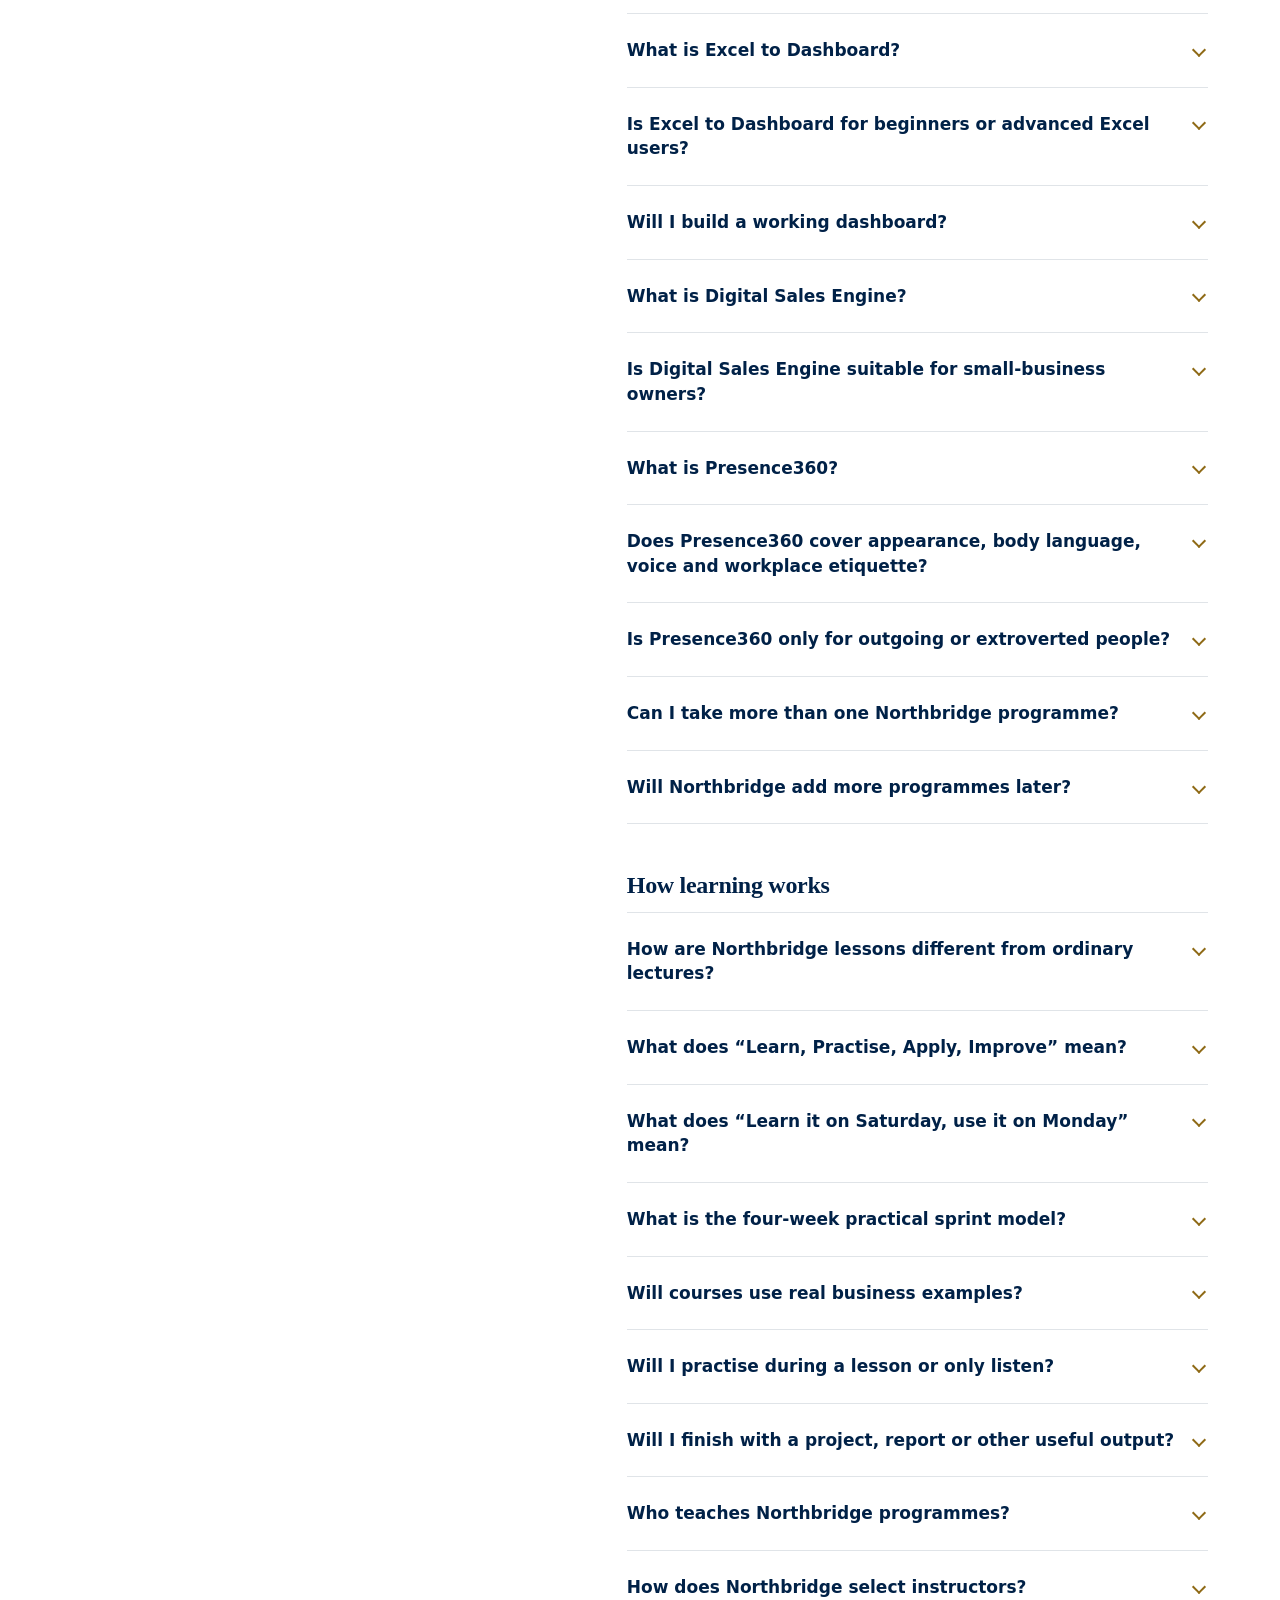
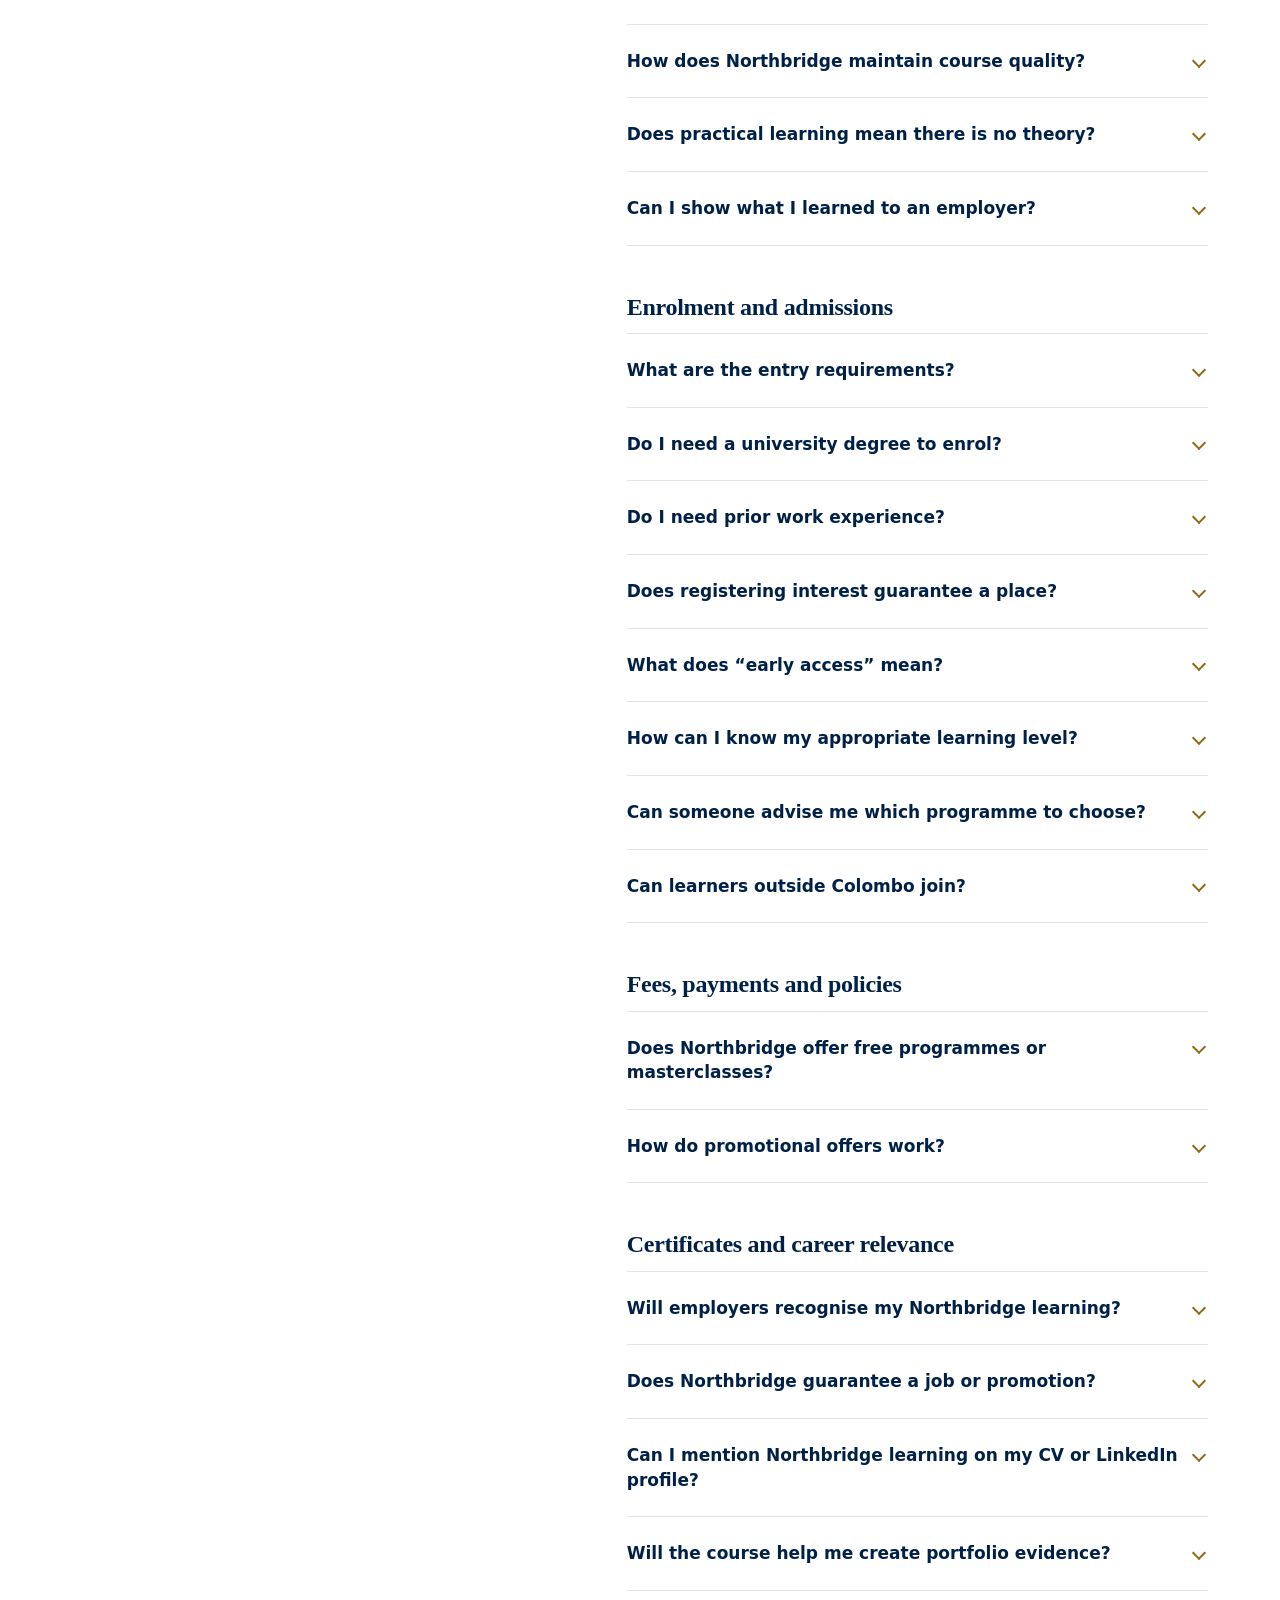
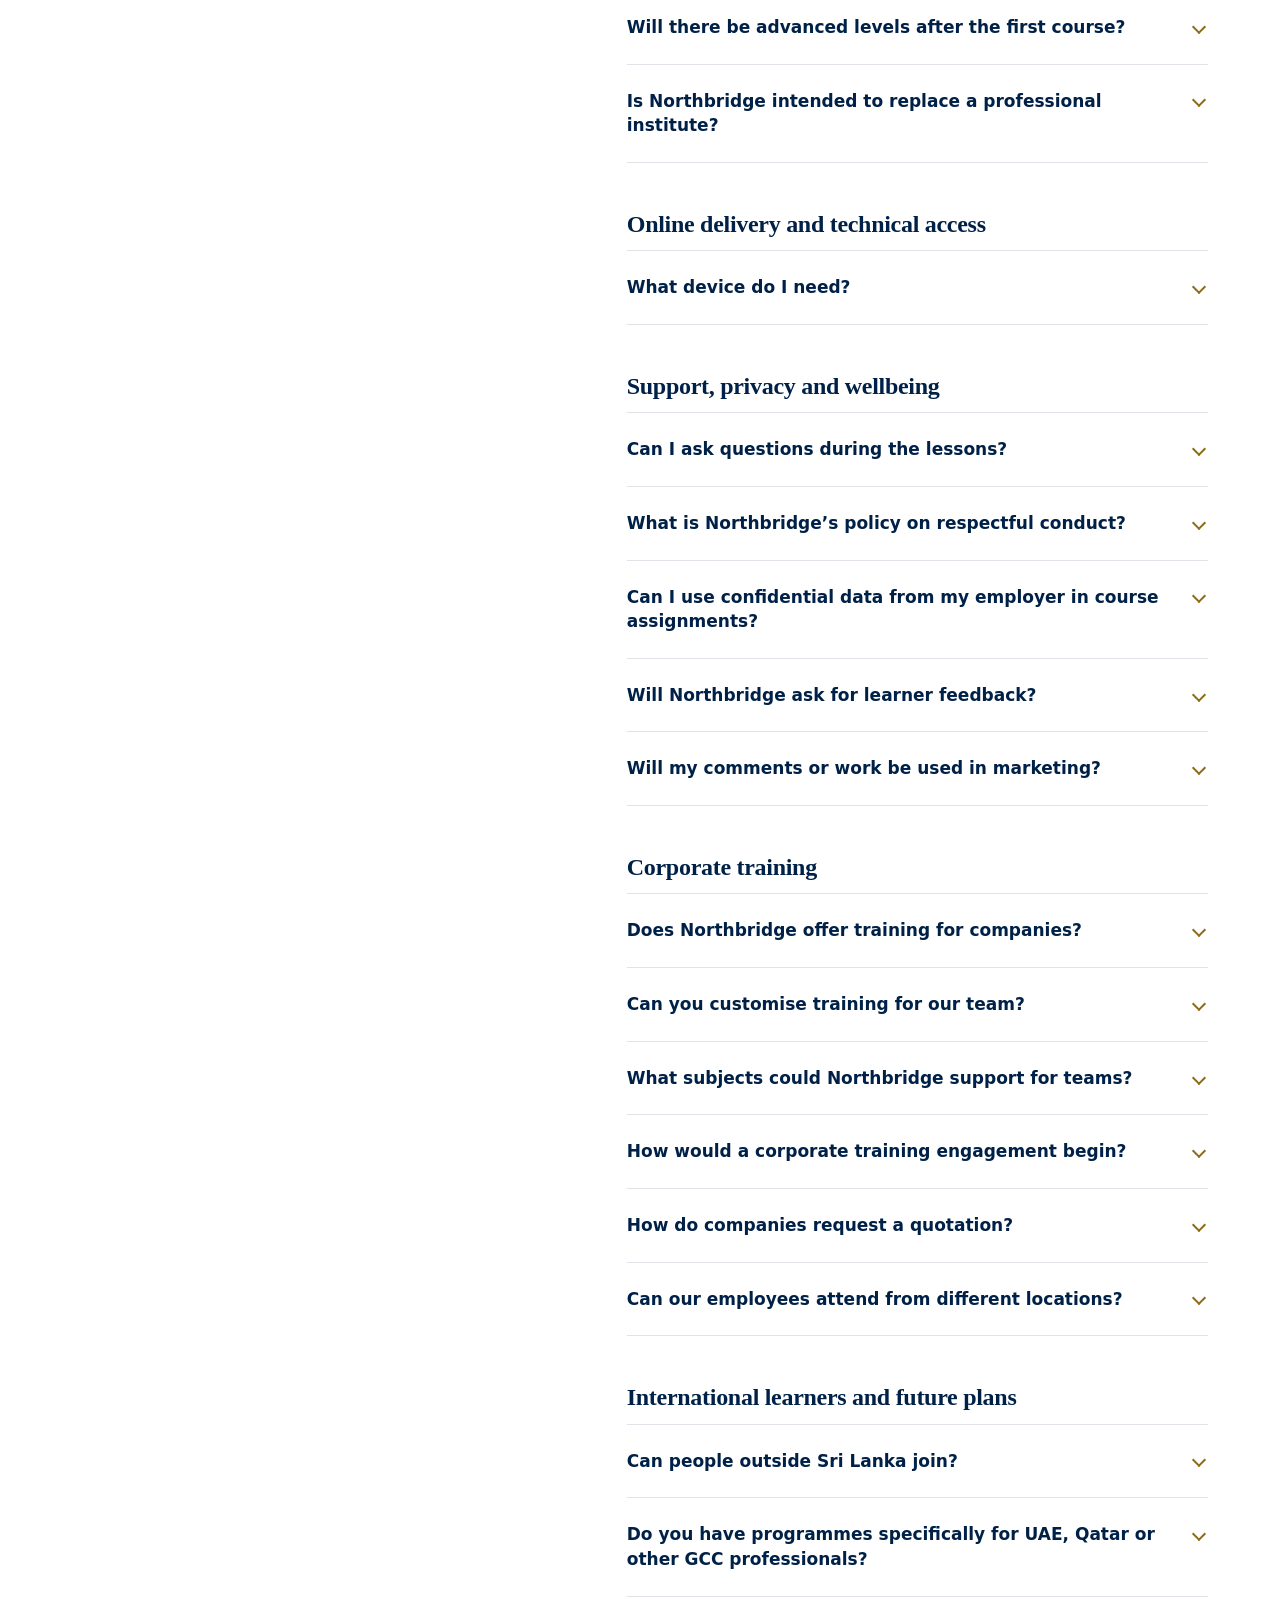
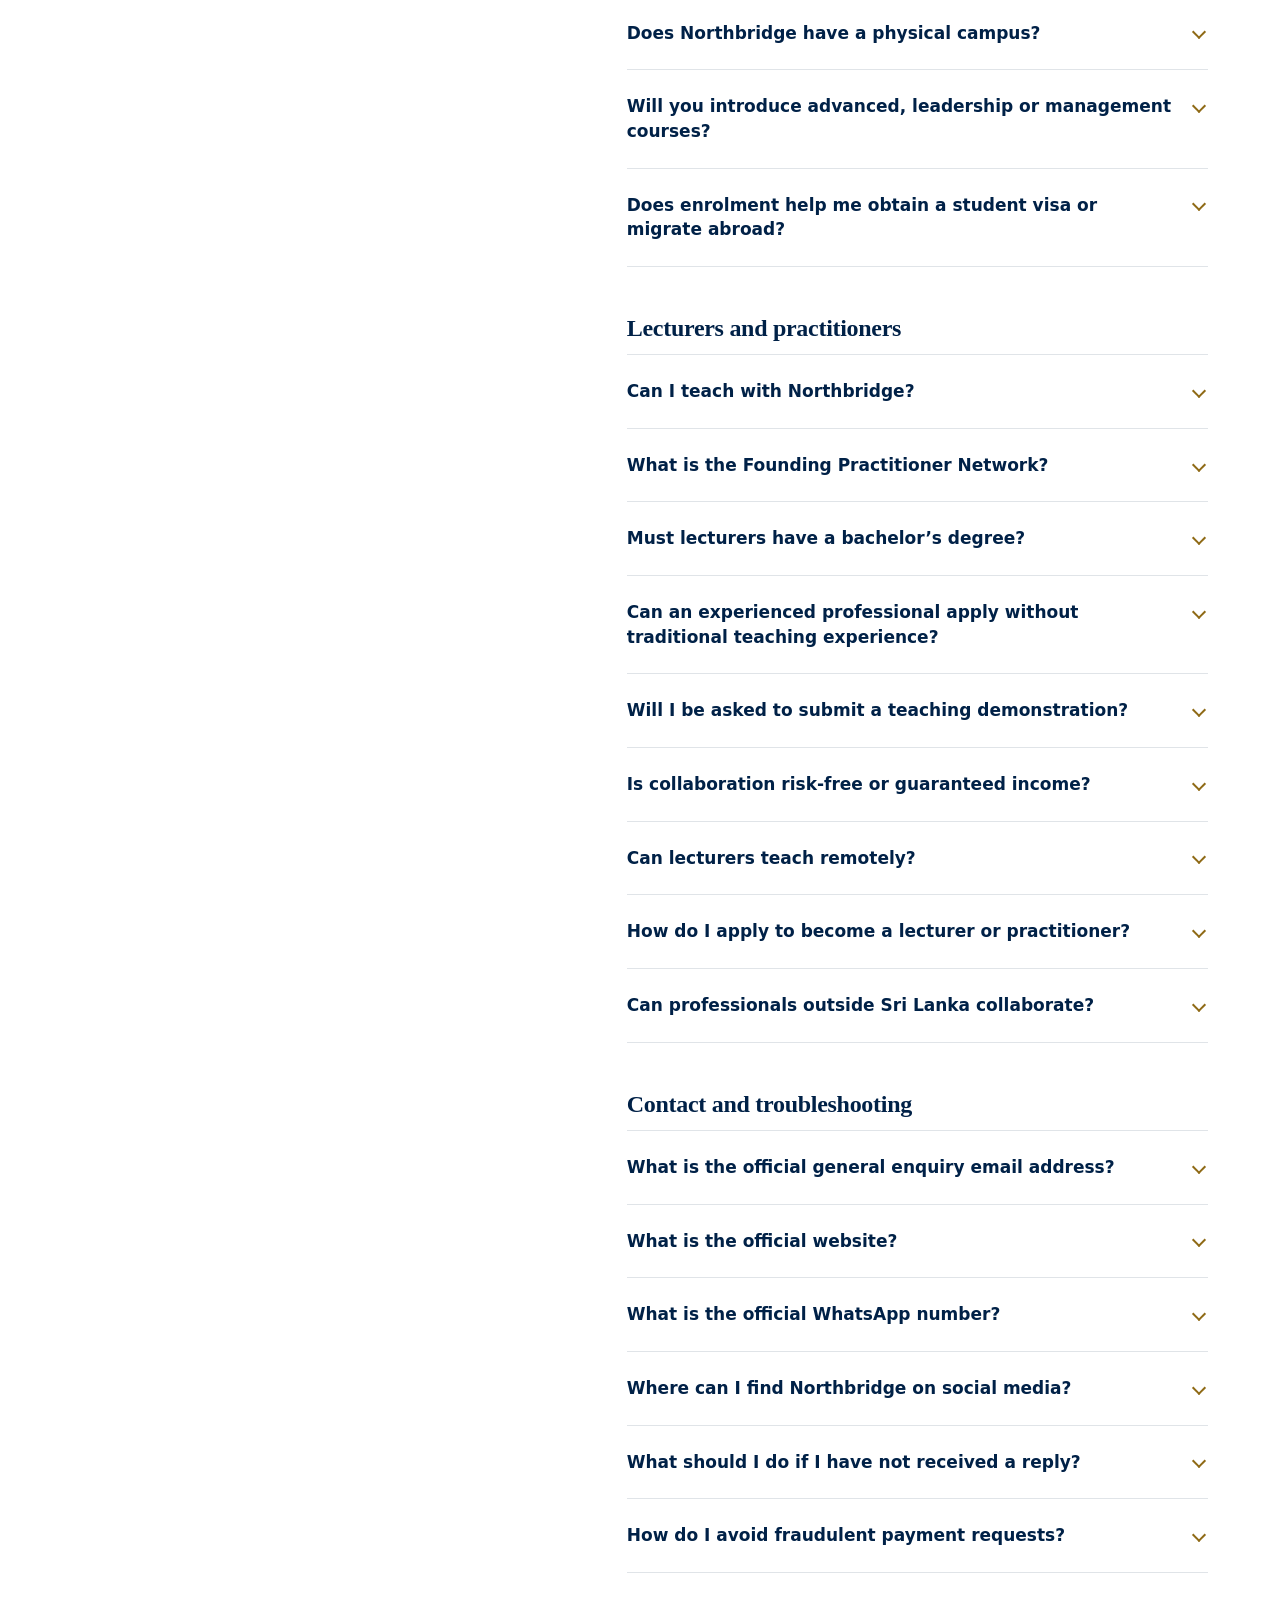
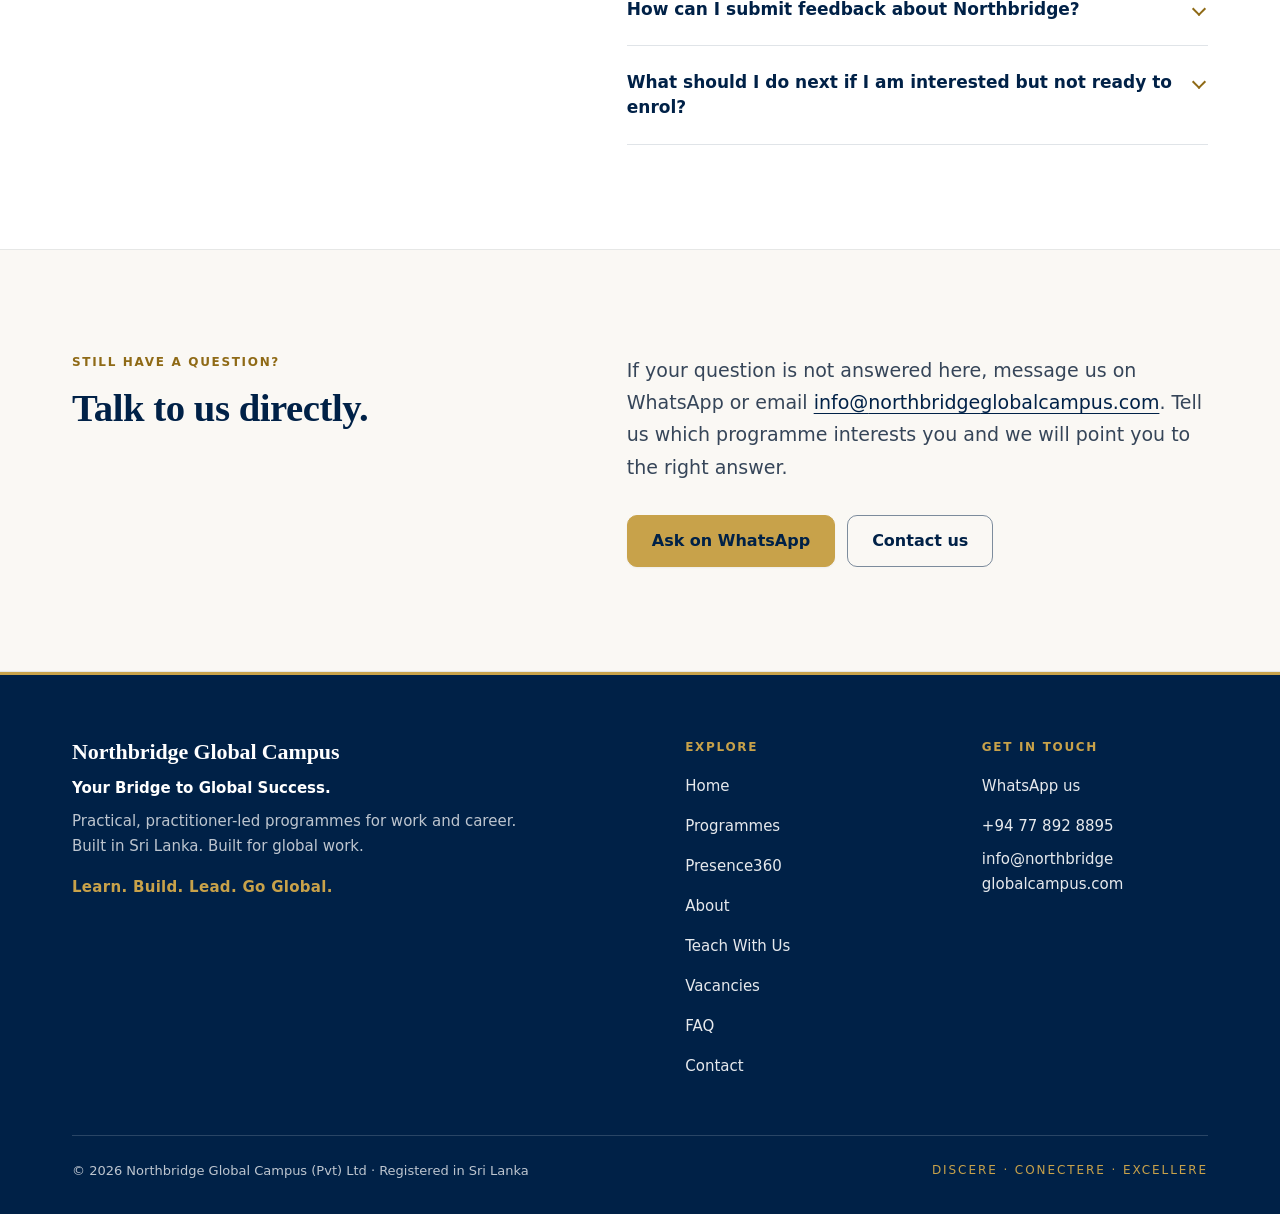
<file: faq.html>
<!DOCTYPE html>
<html lang="en">
<head>
<meta charset="utf-8" />
<meta name="viewport" content="width=device-width, initial-scale=1" />
<title>FAQ | Northbridge Global Campus</title>
<meta name="description" content="Answers to common questions about Northbridge Global Campus: our six practical online programmes, how learning works, enrolment, certificates, corporate training and teaching with us." />

<link rel="canonical" href="https://www.northbridgeglobalcampus.com/faq.html" />
<meta property="og:url" content="https://www.northbridgeglobalcampus.com/faq.html" />
<meta property="og:image" content="https://www.northbridgeglobalcampus.com/assets/og-image-global.png" />
<meta property="og:image:width" content="1200" />
<meta property="og:image:height" content="630" />
<meta property="og:image:alt" content="The Northbridge Global Campus crest and name." />

<meta property="og:type" content="website" />
<meta property="og:site_name" content="Northbridge Global Campus" />
<meta property="og:locale" content="en_LK" />
<meta property="og:title" content="FAQ | Northbridge Global Campus" />
<meta property="og:description" content="Answers to common questions about Northbridge Global Campus: our six practical online programmes, how learning works, enrolment, certificates, corporate training and teaching with us." />

<meta name="twitter:card" content="summary_large_image" />
<meta name="twitter:image" content="https://www.northbridgeglobalcampus.com/assets/og-image-global.png" />
<meta name="twitter:title" content="FAQ | Northbridge Global Campus" />
<meta name="twitter:description" content="Answers to common questions about Northbridge Global Campus: our six practical online programmes, how learning works, enrolment, certificates, corporate training and teaching with us." />

<meta name="theme-color" content="#002147" />
<link rel="icon" href="assets/favicon-32.png" sizes="32x32" />
<link rel="icon" href="assets/favicon-16.png" sizes="16x16" />
<link rel="apple-touch-icon" href="assets/apple-touch-icon.png" />
<script>document.documentElement.classList.add('js');</script>
<link rel="stylesheet" href="assets/styles.css" />
<script type="application/ld+json">
{
 "@context": "https://schema.org",
 "@type": "FAQPage",
 "mainEntity": [
  {
   "@type": "Question",
   "name": "What is Northbridge Global Campus?",
   "acceptedAnswer": {
    "@type": "Answer",
    "text": "Northbridge Global Campus is a Sri Lankan, virtual-first professional learning business with a global outlook. We focus on short, practical programmes that help people turn knowledge into skills they can use in work and business."
   }
  },
  {
   "@type": "Question",
   "name": "What makes Northbridge different from other colleges or training providers?",
   "acceptedAnswer": {
    "@type": "Answer",
    "text": "We start with the work. Rather than stopping at theory, our programmes are designed around real tasks, guided practice and useful outcomes. The question we ask is simple: what will a learner be better able to do after learning?"
   }
  },
  {
   "@type": "Question",
   "name": "Why is practical learning important?",
   "acceptedAnswer": {
    "@type": "Answer",
    "text": "Understanding a concept and applying it under real workplace conditions are different skills. Northbridge aims to close that gap through realistic examples, practice and the opportunity to create work you can use or discuss."
   }
  },
  {
   "@type": "Question",
   "name": "Who is Northbridge for?",
   "acceptedAnswer": {
    "@type": "Answer",
    "text": "Our programmes are intended for graduates, early-career and experienced professionals, managers, aspiring professionals, entrepreneurs and business owners who want to strengthen practical capability. The ideal audience varies by programme."
   }
  },
  {
   "@type": "Question",
   "name": "What programmes does Northbridge offer?",
   "acceptedAnswer": {
    "@type": "Answer",
    "text": "Our current programme portfolio covers FinBridge™, SpeakSmart, WorkSmart with AI, Excel to Dashboard, Digital Sales Engine and Presence360. These are programme areas being introduced; individual course dates and enrolment availability will be announced separately."
   }
  },
  {
   "@type": "Question",
   "name": "Are all six programmes available for enrolment?",
   "acceptedAnswer": {
    "@type": "Answer",
    "text": "The six areas describe our announced programme portfolio, not a promise that every course is open simultaneously. Northbridge plans to introduce programmes in stages, with confirmed availability published for each course."
   }
  },
  {
   "@type": "Question",
   "name": "How can I register my interest?",
   "acceptedAnswer": {
    "@type": "Answer",
    "text": "You can contact Northbridge through info@northbridgeglobalcampus.com or WhatsApp +94 77 892 8895 and tell us which programme interests you. You can also use the Get Early Access form on this website."
   }
  },
  {
   "@type": "Question",
   "name": "Are the programmes online?",
   "acceptedAnswer": {
    "@type": "Answer",
    "text": "Yes. Northbridge is being developed as a virtual-first learning business, with online delivery at the centre of its model. The format and online platform for each cohort should be checked in that programme’s final details."
   }
  },
  {
   "@type": "Question",
   "name": "Are Northbridge programmes short courses?",
   "acceptedAnswer": {
    "@type": "Answer",
    "text": "Short, focused professional programmes are central to the Northbridge model. The initial design centres on a four-week practical sprint; the exact length and session pattern may differ by course."
   }
  },
  {
   "@type": "Question",
   "name": "What will I be able to do after a Northbridge course?",
   "acceptedAnswer": {
    "@type": "Answer",
    "text": "That depends on your chosen programme. The intended outcome is a capability you can apply, such as analysing financial performance, communicating clearly in meetings, using AI responsibly or building a decision-ready dashboard. Each final course page should specify its learning outcomes."
   }
  },
  {
   "@type": "Question",
   "name": "Can beginners join?",
   "acceptedAnswer": {
    "@type": "Answer",
    "text": "Some programme topics can be designed for beginners, while others may build on existing knowledge or workplace experience. Check the specific programme’s entry level and prerequisites before enrolling."
   }
  },
  {
   "@type": "Question",
   "name": "Are the programmes suitable for working professionals?",
   "acceptedAnswer": {
    "@type": "Answer",
    "text": "Working professionals are a core audience. Northbridge’s approach is designed around relevant workplace problems and manageable learning commitments, with final schedules to be confirmed for each cohort."
   }
  },
  {
   "@type": "Question",
   "name": "Can university students and recent graduates benefit?",
   "acceptedAnswer": {
    "@type": "Answer",
    "text": "Yes. Practical cases, business tasks and communication exercises can help bridge the gap between academic knowledge and professional application. Choose the programme that best matches your current skills and goals."
   }
  },
  {
   "@type": "Question",
   "name": "Are there programmes for entrepreneurs and business owners?",
   "acceptedAnswer": {
    "@type": "Answer",
    "text": "Yes, our learning areas can support business owners who want stronger financial understanding, data skills, customer growth or more effective ways of working. The exact course suitability and intake level will depend on the programme."
   }
  },
  {
   "@type": "Question",
   "name": "Does Northbridge replace a university degree or professional qualification?",
   "acceptedAnswer": {
    "@type": "Answer",
    "text": "No. Northbridge’s purpose is to complement academic and professional learning with practical capability. A qualification can show what you studied; capability shows what you can put into practice."
   }
  },
  {
   "@type": "Question",
   "name": "Will these programmes help my career?",
   "acceptedAnswer": {
    "@type": "Answer",
    "text": "They are designed to develop practical skills relevant to work and professional development. The value is in what you learn to apply; promotions, employment, salary increases or career outcomes cannot be guaranteed."
   }
  },
  {
   "@type": "Question",
   "name": "What does “Start with the Work” mean?",
   "acceptedAnswer": {
    "@type": "Answer",
    "text": "It means starting from an actual problem or task, such as a report, meeting, sales challenge or workflow, then learning the knowledge and tools needed to handle it well. The goal is useful action, not just more notes."
   }
  },
  {
   "@type": "Question",
   "name": "Why should I follow Northbridge before programmes open?",
   "acceptedAnswer": {
    "@type": "Answer",
    "text": "Our company pages are intended to share practical learning insights, programme announcements and opportunities to register interest. Following the page is an easy way to understand our approach before deciding whether to enrol."
   }
  },
  {
   "@type": "Question",
   "name": "How can I contact Northbridge?",
   "acceptedAnswer": {
    "@type": "Answer",
    "text": "For general enquiries: info@northbridgeglobalcampus.com. WhatsApp: +94 77 892 8895. Website: www.northbridgeglobalcampus.com. Tell us your programme of interest so we can direct your enquiry appropriately."
   }
  },
  {
   "@type": "Question",
   "name": "How do I decide which programme is right for me?",
   "acceptedAnswer": {
    "@type": "Answer",
    "text": "Start with the workplace task you want to handle better, not just a subject you would like to study. Finance decisions point towards FinBridge™, communication towards SpeakSmart, AI tasks towards WorkSmart with AI, reporting towards Excel to Dashboard, customer acquisition towards Digital Sales Engine and professional presence towards Presence360."
   }
  },
  {
   "@type": "Question",
   "name": "What is FinBridge™?",
   "acceptedAnswer": {
    "@type": "Answer",
    "text": "FinBridge™ is designed to turn accounting and finance knowledge into practical, value-adding commercial finance skills. Its focus is on interpreting numbers, understanding business performance and helping decision-makers take informed action."
   }
  },
  {
   "@type": "Question",
   "name": "Who should consider FinBridge™?",
   "acceptedAnswer": {
    "@type": "Answer",
    "text": "It is particularly relevant to accounting and finance learners, junior professionals and working finance teams seeking to move beyond producing numbers towards analysing performance and supporting business decisions. Final prerequisites will be stated for each cohort."
   }
  },
  {
   "@type": "Question",
   "name": "How is FinBridge™ different from a conventional accounting course?",
   "acceptedAnswer": {
    "@type": "Answer",
    "text": "Instead of treating financial knowledge as the end product, FinBridge™ links it to work such as interpreting margins, investigating cost movements, understanding cash flows and explaining business performance. It is about using finance to add value."
   }
  },
  {
   "@type": "Question",
   "name": "Is FinBridge™ suitable for experienced accountants?",
   "acceptedAnswer": {
    "@type": "Answer",
    "text": "The concept can support professionals who already know accounting but want stronger business partnering and commercial-finance application. Confirm the appropriate level and syllabus for the specific course before enrolling."
   }
  },
  {
   "@type": "Question",
   "name": "What is SpeakSmart?",
   "acceptedAnswer": {
    "@type": "Answer",
    "text": "SpeakSmart focuses on confident, clear and effective communication in real situations. Rather than vocabulary alone, the goal is to help learners express ideas, participate in workplace conversations, explain their thinking and make their point count."
   }
  },
  {
   "@type": "Question",
   "name": "Is SpeakSmart an English-language course?",
   "acceptedAnswer": {
    "@type": "Answer",
    "text": "Workplace English is part of the SpeakSmart concept, but the programme is broader than English grammar. It emphasises communication capability, confidence and useful real-world interactions. The language level and teaching language should be confirmed for each cohort."
   }
  },
  {
   "@type": "Question",
   "name": "Can SpeakSmart help if I feel nervous speaking in meetings?",
   "acceptedAnswer": {
    "@type": "Answer",
    "text": "It is designed around exactly these kinds of communication challenges: organising thoughts, explaining ideas, speaking clearly and practising professional interactions. Outcomes depend on practice and the course level; it is not a guarantee that anxiety will disappear."
   }
  },
  {
   "@type": "Question",
   "name": "Will SpeakSmart help with presentations and public speaking?",
   "acceptedAnswer": {
    "@type": "Answer",
    "text": "Presentation and workplace speaking situations fit SpeakSmart’s practical approach. Specific exercises and the depth of presentation training will be shown in the confirmed syllabus."
   }
  },
  {
   "@type": "Question",
   "name": "What is WorkSmart with AI?",
   "acceptedAnswer": {
    "@type": "Answer",
    "text": "WorkSmart with AI is intended to help professionals use AI effectively and responsibly in everyday work. It focuses on improving tasks and workflows through practical applications, not simply learning fashionable AI terms."
   }
  },
  {
   "@type": "Question",
   "name": "Do I need a technical or programming background for WorkSmart with AI?",
   "acceptedAnswer": {
    "@type": "Answer",
    "text": "The programme concept includes accessible workplace use cases, but entry level will depend on the specific course. Check the approved prerequisites and tools before enrolment; do not assume coding is required."
   }
  },
  {
   "@type": "Question",
   "name": "What kinds of workplace tasks could WorkSmart with AI cover?",
   "acceptedAnswer": {
    "@type": "Answer",
    "text": "Illustrative areas include drafting and revising documents, analysing information, improving routine workflows and checking AI outputs. These are examples of the intended learning style, not a confirmed module list."
   }
  },
  {
   "@type": "Question",
   "name": "Will I learn to use AI responsibly?",
   "acceptedAnswer": {
    "@type": "Answer",
    "text": "Responsible use is a core principle: protect confidential information, verify important outputs, recognise limitations and retain human judgement. The final programme design should include practical examples of these safeguards."
   }
  },
  {
   "@type": "Question",
   "name": "What is Excel to Dashboard?",
   "acceptedAnswer": {
    "@type": "Answer",
    "text": "Excel to Dashboard is designed to help learners turn raw data into clear, reliable reporting and dashboards. The emphasis is not just building charts but interpreting performance and helping people make better decisions."
   }
  },
  {
   "@type": "Question",
   "name": "Is Excel to Dashboard for beginners or advanced Excel users?",
   "acceptedAnswer": {
    "@type": "Answer",
    "text": "The concept can support different levels, from improving spreadsheet skills to reporting and analysis. Actual entry requirements and the level of Excel or analytics experience will be specified for each course."
   }
  },
  {
   "@type": "Question",
   "name": "Will I build a working dashboard?",
   "acceptedAnswer": {
    "@type": "Answer",
    "text": "Building practical reports or dashboards is part of the intended outcome-based approach. The exact deliverable, dataset and assessment requirements must be confirmed in the course outline."
   }
  },
  {
   "@type": "Question",
   "name": "What is Digital Sales Engine?",
   "acceptedAnswer": {
    "@type": "Answer",
    "text": "Digital Sales Engine connects digital marketing with customer engagement, qualified leads, follow-up and business growth. It looks beyond posting content towards the steps that turn attention into meaningful commercial opportunities."
   }
  },
  {
   "@type": "Question",
   "name": "Is Digital Sales Engine suitable for small-business owners?",
   "acceptedAnswer": {
    "@type": "Answer",
    "text": "It may be especially relevant to owners and teams that need a more structured approach to attracting enquiries, responding to prospects and measuring conversion. Check the advertised level and topics for your chosen cohort."
   }
  },
  {
   "@type": "Question",
   "name": "What is Presence360?",
   "acceptedAnswer": {
    "@type": "Answer",
    "text": "Presence360 focuses on professional presence, confidence, communication and effective workplace behaviour. It aims to help learners present themselves more effectively and build habits that support professional interactions and leadership."
   }
  },
  {
   "@type": "Question",
   "name": "Does Presence360 cover appearance, body language, voice and workplace etiquette?",
   "acceptedAnswer": {
    "@type": "Answer",
    "text": "These are relevant topics in the planning concept, alongside posture, articulation, communication and leadership behaviours. The approved course outline will confirm which topics are included and how they are practised."
   }
  },
  {
   "@type": "Question",
   "name": "Is Presence360 only for outgoing or extroverted people?",
   "acceptedAnswer": {
    "@type": "Answer",
    "text": "No. Strong professional presence is not about becoming louder or changing personality. The aim is to communicate and behave effectively in ways that feel credible, respectful and authentic."
   }
  },
  {
   "@type": "Question",
   "name": "Can I take more than one Northbridge programme?",
   "acceptedAnswer": {
    "@type": "Answer",
    "text": "The portfolio is designed around complementary skills, so different programmes may support successive development goals. Any package, progression route or multiple-course enrolment option should be confirmed once registration opens."
   }
  },
  {
   "@type": "Question",
   "name": "Will Northbridge add more programmes later?",
   "acceptedAnswer": {
    "@type": "Answer",
    "text": "Yes, a wider learning portfolio is part of Northbridge’s long-term direction. The current six programme areas are not intended as a permanent limit. New courses will be announced only when they are ready for credible delivery."
   }
  },
  {
   "@type": "Question",
   "name": "How are Northbridge lessons different from ordinary lectures?",
   "acceptedAnswer": {
    "@type": "Answer",
    "text": "Our planned approach begins with realistic work situations, then builds the concepts, tools, judgement and practice needed to solve them. It aims to replace passive note-taking as the only activity with active application."
   }
  },
  {
   "@type": "Question",
   "name": "What does “Learn, Practise, Apply, Improve” mean?",
   "acceptedAnswer": {
    "@type": "Answer",
    "text": "Learn the essential idea, practise it with guidance, apply it to a realistic problem and improve through feedback or reflection. It is the learning sequence behind Northbridge’s capability-first approach."
   }
  },
  {
   "@type": "Question",
   "name": "What does “Learn it on Saturday, use it on Monday” mean?",
   "acceptedAnswer": {
    "@type": "Answer",
    "text": "It is our practical-learning promise: learn something relevant, then bring it into your work as soon as possible. It is a philosophy, not a guarantee that every class meets on Saturday or that every learner works on Monday."
   }
  },
  {
   "@type": "Question",
   "name": "What is the four-week practical sprint model?",
   "acceptedAnswer": {
    "@type": "Answer",
    "text": "Northbridge’s initial course architecture is a focused, four-week online learning cycle around a defined practical outcome. The model is planned, and exact session duration and timetable must be stated for each course."
   }
  },
  {
   "@type": "Question",
   "name": "Will courses use real business examples?",
   "acceptedAnswer": {
    "@type": "Answer",
    "text": "Realistic workplace challenges and applied examples are fundamental to the proposed teaching method. Sensitive company information should be anonymised and used only with permission."
   }
  },
  {
   "@type": "Question",
   "name": "Will I practise during a lesson or only listen?",
   "acceptedAnswer": {
    "@type": "Answer",
    "text": "Guided practice, discussion, cases and exercises are central to the intended learning model. The amount of live practice will depend on the programme’s final design and group format."
   }
  },
  {
   "@type": "Question",
   "name": "Will I finish with a project, report or other useful output?",
   "acceptedAnswer": {
    "@type": "Answer",
    "text": "Northbridge aims to build programmes around a practical output or demonstrated capability, such as a dashboard, analysis, communication exercise or workflow. The specific deliverable will be published in each confirmed programme outline."
   }
  },
  {
   "@type": "Question",
   "name": "Who teaches Northbridge programmes?",
   "acceptedAnswer": {
    "@type": "Answer",
    "text": "Northbridge aims to work with experienced subject specialists and industry practitioners who can connect concepts to actual work. Named lecturers and their credentials will be confirmed in the official programme information before a course opens."
   }
  },
  {
   "@type": "Question",
   "name": "How does Northbridge select instructors?",
   "acceptedAnswer": {
    "@type": "Answer",
    "text": "The planned selection approach examines professional knowledge, practical experience, communication, teaching suitability and reliability. Shortlisted practitioners may be asked to deliver a brief teaching demonstration."
   }
  },
  {
   "@type": "Question",
   "name": "How does Northbridge maintain course quality?",
   "acceptedAnswer": {
    "@type": "Answer",
    "text": "The intended quality approach includes clear outcomes, practitioner selection, practical course design, learner feedback and continuous improvement. Specific quality processes will be documented as operations develop."
   }
  },
  {
   "@type": "Question",
   "name": "Does practical learning mean there is no theory?",
   "acceptedAnswer": {
    "@type": "Answer",
    "text": "No. Sound theory remains important. Northbridge aims to teach the concepts that help learners make sense of a real problem and apply their judgement with confidence."
   }
  },
  {
   "@type": "Question",
   "name": "Can I show what I learned to an employer?",
   "acceptedAnswer": {
    "@type": "Answer",
    "text": "Where a programme includes a suitable output, you may be able to discuss or demonstrate that work as evidence of skill, subject to intellectual-property and confidentiality rules. Do not assume every activity produces a shareable portfolio item."
   }
  },
  {
   "@type": "Question",
   "name": "What are the entry requirements?",
   "acceptedAnswer": {
    "@type": "Answer",
    "text": "Entry requirements will depend on the programme and its level. Northbridge intends to be practical and accessible without pretending every course suits every learner; the confirmed requirements will appear before enrolment."
   }
  },
  {
   "@type": "Question",
   "name": "Do I need a university degree to enrol?",
   "acceptedAnswer": {
    "@type": "Answer",
    "text": "No blanket degree requirement has been established for the portfolio. Some programmes may require background knowledge or experience, so the relevant programme prerequisites should be checked before joining."
   }
  },
  {
   "@type": "Question",
   "name": "Do I need prior work experience?",
   "acceptedAnswer": {
    "@type": "Answer",
    "text": "Not necessarily for every subject. Some programmes are suitable for people building foundational workplace skills; others may make more sense for learners who already work in the field. Check the course level."
   }
  },
  {
   "@type": "Question",
   "name": "Does registering interest guarantee a place?",
   "acceptedAnswer": {
    "@type": "Answer",
    "text": "No. An expression of interest simply helps Northbridge understand which programmes you would like to hear about. It is not the same as a confirmed enrolment or a reserved seat."
   }
  },
  {
   "@type": "Question",
   "name": "What does “early access” mean?",
   "acceptedAnswer": {
    "@type": "Answer",
    "text": "Early access means receiving relevant programme information, or a genuine opportunity to express interest, before general enrolment. It is not a reserved place or a discount unless that benefit is specifically announced."
   }
  },
  {
   "@type": "Question",
   "name": "How can I know my appropriate learning level?",
   "acceptedAnswer": {
    "@type": "Answer",
    "text": "Start with your existing experience, the skills you want to improve and the tasks you want to perform. Northbridge should provide the course level and prerequisites clearly; send an enquiry if the best starting point is unclear."
   }
  },
  {
   "@type": "Question",
   "name": "Can someone advise me which programme to choose?",
   "acceptedAnswer": {
    "@type": "Answer",
    "text": "You can contact the general enquiries team and describe your background and goals. Northbridge can then direct your enquiry towards the most relevant current programme information; individual career counselling should not be assumed unless offered."
   }
  },
  {
   "@type": "Question",
   "name": "Can learners outside Colombo join?",
   "acceptedAnswer": {
    "@type": "Answer",
    "text": "The virtual-first model is intended to let suitable learners participate remotely rather than travel to one city. Internet access, time zone and any course-specific requirements should still be checked."
   }
  },
  {
   "@type": "Question",
   "name": "Does Northbridge offer free programmes or masterclasses?",
   "acceptedAnswer": {
    "@type": "Answer",
    "text": "Useful free masterclasses are part of our outreach plans, but individual free sessions are announced only when they are scheduled. Paid programmes are not free unless a specific offer says so."
   }
  },
  {
   "@type": "Question",
   "name": "How do promotional offers work?",
   "acceptedAnswer": {
    "@type": "Answer",
    "text": "Rely only on offers shown in official Northbridge communications with clear eligibility, dates and conditions. Advertised prices can change, so please check the latest details before you book."
   }
  },
  {
   "@type": "Question",
   "name": "Will employers recognise my Northbridge learning?",
   "acceptedAnswer": {
    "@type": "Answer",
    "text": "Northbridge intends to make learning relevant to tasks employers value, but employer recognition varies by organisation. Employers may look at both qualifications and the skills you can demonstrate; no specific recognition arrangements are confirmed."
   }
  },
  {
   "@type": "Question",
   "name": "Does Northbridge guarantee a job or promotion?",
   "acceptedAnswer": {
    "@type": "Answer",
    "text": "No. Northbridge is designed to build useful professional capability, not to guarantee employment, promotions, salary increases or business results. The practical value depends on your effort, prior experience and circumstances."
   }
  },
  {
   "@type": "Question",
   "name": "Can I mention Northbridge learning on my CV or LinkedIn profile?",
   "acceptedAnswer": {
    "@type": "Answer",
    "text": "You may accurately describe training you have actually completed and the skills you practised. Any certificate title, credential ID or formal badge should be used only when issued and verified by Northbridge."
   }
  },
  {
   "@type": "Question",
   "name": "Will the course help me create portfolio evidence?",
   "acceptedAnswer": {
    "@type": "Answer",
    "text": "The intended applied approach may allow you to demonstrate outputs such as a report, dashboard, workflow or presentation. Check the final course outline and any confidentiality/IP restrictions before sharing work publicly."
   }
  },
  {
   "@type": "Question",
   "name": "Will there be advanced levels after the first course?",
   "acceptedAnswer": {
    "@type": "Answer",
    "text": "Progressive learning pathways are part of Northbridge’s development thinking, particularly in practical finance. Advanced levels will be announced only once the learning pathway and prerequisites are approved."
   }
  },
  {
   "@type": "Question",
   "name": "Is Northbridge intended to replace a professional institute?",
   "acceptedAnswer": {
    "@type": "Answer",
    "text": "No. The intention is to complement professional learning with practical application, workplace skills and confidence. Northbridge’s value proposition is what learners become more capable of doing."
   }
  },
  {
   "@type": "Question",
   "name": "What device do I need?",
   "acceptedAnswer": {
    "@type": "Answer",
    "text": "A dependable internet connection and a device suitable for the course activities are important. Data-intensive programmes, particularly Excel or dashboard training, may work better on a computer; final technical requirements must be published per programme."
   }
  },
  {
   "@type": "Question",
   "name": "Can I ask questions during the lessons?",
   "acceptedAnswer": {
    "@type": "Answer",
    "text": "Learner interaction and practical understanding are part of the intended teaching experience. The actual Q&A format (live questions, chat, group discussion or follow-up) will depend on the programme."
   }
  },
  {
   "@type": "Question",
   "name": "What is Northbridge’s policy on respectful conduct?",
   "acceptedAnswer": {
    "@type": "Answer",
    "text": "Northbridge aims to provide professional, respectful learning interactions. A learner code of conduct will be shared before cohorts begin."
   }
  },
  {
   "@type": "Question",
   "name": "Can I use confidential data from my employer in course assignments?",
   "acceptedAnswer": {
    "@type": "Answer",
    "text": "Do not share confidential, sensitive or personal workplace data unless you are authorised and the course expressly permits it. Use anonymised or simulated data wherever possible."
   }
  },
  {
   "@type": "Question",
   "name": "Will Northbridge ask for learner feedback?",
   "acceptedAnswer": {
    "@type": "Answer",
    "text": "Yes. Feedback and continuous improvement are part of Northbridge’s intended quality model. We collect feedback respectfully and use it to refine relevance, teaching quality and the practical learning experience."
   }
  },
  {
   "@type": "Question",
   "name": "Will my comments or work be used in marketing?",
   "acceptedAnswer": {
    "@type": "Answer",
    "text": "Northbridge uses testimonials and learner work in public marketing only with your permission. Giving praise or a testimonial is never required to complete a course."
   }
  },
  {
   "@type": "Question",
   "name": "Does Northbridge offer training for companies?",
   "acceptedAnswer": {
    "@type": "Answer",
    "text": "Corporate and team-based learning is a planned second growth area. Northbridge welcomes enquiries about practical team skills, but the availability and delivery scope of a specific corporate engagement should be confirmed before a proposal is issued."
   }
  },
  {
   "@type": "Question",
   "name": "Can you customise training for our team?",
   "acceptedAnswer": {
    "@type": "Answer",
    "text": "The Northbridge method is naturally suited to workplace-specific needs: start with the team’s real problem, choose a capability outcome and design practice around it. Customisation remains subject to practitioner availability, scope and commercial agreement."
   }
  },
  {
   "@type": "Question",
   "name": "What subjects could Northbridge support for teams?",
   "acceptedAnswer": {
    "@type": "Answer",
    "text": "Potential areas include finance for non-finance managers, AI productivity, Excel and performance reporting, professional communication, digital/customer skills and leadership behaviours. These are possible B2B offers, not a guarantee of current trainer availability."
   }
  },
  {
   "@type": "Question",
   "name": "How would a corporate training engagement begin?",
   "acceptedAnswer": {
    "@type": "Answer",
    "text": "We would seek to understand the team, the work problem, existing skills and the outcome the organisation wants to achieve. A suitable programme and commercial proposal can then be discussed, subject to Northbridge’s delivery capacity."
   }
  },
  {
   "@type": "Question",
   "name": "How do companies request a quotation?",
   "acceptedAnswer": {
    "@type": "Answer",
    "text": "Email info@northbridgeglobalcampus.com with your organisation, learning goals, approximate group size and preferred timeframe. A representative can then discuss feasibility and a suitable proposal; pricing is not confirmed until quoted."
   }
  },
  {
   "@type": "Question",
   "name": "Can our employees attend from different locations?",
   "acceptedAnswer": {
    "@type": "Answer",
    "text": "Virtual delivery is intended to make distributed participation possible. A corporate plan should confirm time zones, platform access, participation requirements and any local constraints."
   }
  },
  {
   "@type": "Question",
   "name": "Can people outside Sri Lanka join?",
   "acceptedAnswer": {
    "@type": "Answer",
    "text": "Northbridge has a global outlook and intends to develop online learning for wider audiences. Whether a particular cohort accepts international learners depends on its timetable, payment arrangements, programme requirements and availability."
   }
  },
  {
   "@type": "Question",
   "name": "Do you have programmes specifically for UAE, Qatar or other GCC professionals?",
   "acceptedAnswer": {
    "@type": "Answer",
    "text": "Selected GCC markets are a later expansion direction, not proof of an existing local operation or dedicated course. Relevant programmes may be considered once demand, delivery and commercial arrangements are validated."
   }
  },
  {
   "@type": "Question",
   "name": "Does Northbridge have a physical campus?",
   "acceptedAnswer": {
    "@type": "Answer",
    "text": "No. Northbridge is an online campus, so there is no physical campus or walk-in office to visit. To talk to us, use WhatsApp +94 77 892 8895 or email info@northbridgeglobalcampus.com."
   }
  },
  {
   "@type": "Question",
   "name": "Will you introduce advanced, leadership or management courses?",
   "acceptedAnswer": {
    "@type": "Answer",
    "text": "Leadership, advanced business finance, AI for teams and other professional topics are part of the future development pipeline. They are not scheduled or open programmes until each one is announced."
   }
  },
  {
   "@type": "Question",
   "name": "Does enrolment help me obtain a student visa or migrate abroad?",
   "acceptedAnswer": {
    "@type": "Answer",
    "text": "No. Northbridge offers short online courses, so enrolling does not help with a student visa or moving abroad. “Global Campus” means you can learn with us from anywhere. It is not a promise of a visa, university admission or a job."
   }
  },
  {
   "@type": "Question",
   "name": "Can I teach with Northbridge?",
   "acceptedAnswer": {
    "@type": "Answer",
    "text": "Northbridge is developing a Founding Practitioner Network and seeks subject experts, trainers, lecturers and experienced professionals who can make learning practical. Interested people can share their CV and areas of expertise with hr@northbridgeglobalcampus.com."
   }
  },
  {
   "@type": "Question",
   "name": "What is the Founding Practitioner Network?",
   "acceptedAnswer": {
    "@type": "Answer",
    "text": "It is Northbridge’s approach to bringing experienced practitioners into the design and delivery of outcome-focused professional learning. The aim is meaningful collaboration and credible teaching, not simply collecting lecturer titles."
   }
  },
  {
   "@type": "Question",
   "name": "Must lecturers have a bachelor’s degree?",
   "acceptedAnswer": {
    "@type": "Answer",
    "text": "The recent recruitment direction prioritises a relevant professional qualification and/or strong professional credentials, alongside practical industry expertise and teaching ability. Specific subject or legal requirements may still apply."
   }
  },
  {
   "@type": "Question",
   "name": "Can an experienced professional apply without traditional teaching experience?",
   "acceptedAnswer": {
    "@type": "Answer",
    "text": "Yes, subject expertise and experience matter, but applicants must also be able to explain and teach effectively. Candidates may be assessed on their ability to demonstrate a practical concept in an engaging way."
   }
  },
  {
   "@type": "Question",
   "name": "Will I be asked to submit a teaching demonstration?",
   "acceptedAnswer": {
    "@type": "Answer",
    "text": "Yes. Shortlisted candidates are asked for a 10-minute teaching demonstration video showing their subject expertise, practical teaching approach and presentation skills. The exact procedure will be communicated during selection."
   }
  },
  {
   "@type": "Question",
   "name": "Is collaboration risk-free or guaranteed income?",
   "acceptedAnswer": {
    "@type": "Answer",
    "text": "No. A revenue-sharing arrangement is not a guarantee of earnings; a practitioner still commits time and teaching effort. Financial terms are explained in a written agreement."
   }
  },
  {
   "@type": "Question",
   "name": "Can lecturers teach remotely?",
   "acceptedAnswer": {
    "@type": "Answer",
    "text": "The virtual-first model is intended to support online teaching. Actual opportunities depend on programme demand, scheduled cohorts, suitability and platform requirements."
   }
  },
  {
   "@type": "Question",
   "name": "How do I apply to become a lecturer or practitioner?",
   "acceptedAnswer": {
    "@type": "Answer",
    "text": "Send your updated CV, relevant credentials and the programme area(s) you could support to hr@northbridgeglobalcampus.com. Suggested subject: “Lecturer Application: [Programme Name]”. WhatsApp: +94 77 892 8895."
   }
  },
  {
   "@type": "Question",
   "name": "Can professionals outside Sri Lanka collaborate?",
   "acceptedAnswer": {
    "@type": "Answer",
    "text": "International practitioners are within the potential talent pool. Any engagement remains subject to suitability, scheduling, legal/commercial arrangements and the ability to deliver the intended student experience."
   }
  },
  {
   "@type": "Question",
   "name": "What is the official general enquiry email address?",
   "acceptedAnswer": {
    "@type": "Answer",
    "text": "Our email for general questions is info@northbridgeglobalcampus.com. If you want to teach with us, email hr@northbridgeglobalcampus.com."
   }
  },
  {
   "@type": "Question",
   "name": "What is the official website?",
   "acceptedAnswer": {
    "@type": "Answer",
    "text": "Our official website is www.northbridgeglobalcampus.com. If you see a Northbridge link somewhere else and are not sure it is ours, email or WhatsApp us to check before you use it."
   }
  },
  {
   "@type": "Question",
   "name": "What is the official WhatsApp number?",
   "acceptedAnswer": {
    "@type": "Answer",
    "text": "Our official WhatsApp number is +94 77 892 8895."
   }
  },
  {
   "@type": "Question",
   "name": "Where can I find Northbridge on social media?",
   "acceptedAnswer": {
    "@type": "Answer",
    "text": "Look for the official Facebook, Instagram and LinkedIn pages carrying the Northbridge Global Campus identity. If you are not sure a page is ours, contact us to check."
   }
  },
  {
   "@type": "Question",
   "name": "What should I do if I have not received a reply?",
   "acceptedAnswer": {
    "@type": "Answer",
    "text": "If you have not received a response, try the alternative official contact channel and include the programme name and a brief description of your question. Avoid sending payment or confidential documents until the recipient is verified."
   }
  },
  {
   "@type": "Question",
   "name": "How do I avoid fraudulent payment requests?",
   "acceptedAnswer": {
    "@type": "Answer",
    "text": "Use only payment instructions published or confirmed through official Northbridge channels. Do not transfer funds based solely on a social media message or an unfamiliar bank-account request; verify questionable instructions first."
   }
  },
  {
   "@type": "Question",
   "name": "How can I submit feedback about Northbridge?",
   "acceptedAnswer": {
    "@type": "Answer",
    "text": "For general comments or suggestions, email info@northbridgeglobalcampus.com with the relevant programme or service. A formal feedback and complaints process will be published once it is in place."
   }
  },
  {
   "@type": "Question",
   "name": "What should I do next if I am interested but not ready to enrol?",
   "acceptedAnswer": {
    "@type": "Answer",
    "text": "Follow Northbridge Global Campus for practical learning insights and programme updates, and contact us with the subject that interests you. A clear course outline and verified enrolment details should help you make an informed decision when bookings open."
   }
  }
 ]
}
</script>
</head>
<body>

<a class="skip" href="#main">Skip to main content</a>
<div class="tricolour" aria-hidden="true"><i></i><i></i><i></i></div>

<header class="site-head">
  <div class="shell head-inner">
    <a class="brand" href="index.html" aria-label="Northbridge Global Campus home">
      <img class="brand-mark" src="assets/northbridge-logo-lockup-glass.png"
           width="778" height="268"
           alt="Northbridge Global Campus" fetchpriority="high" decoding="async" />
    </a>

    <button class="nav-toggle" type="button" aria-expanded="false" aria-controls="site-nav">
      <svg class="icon-menu" viewBox="0 0 24 24" fill="none" stroke="currentColor" stroke-width="2" stroke-linecap="round" aria-hidden="true" focusable="false"><path d="M4 7h16M4 12h16M4 17h16"/></svg>
      <svg class="icon-close" viewBox="0 0 24 24" fill="none" stroke="currentColor" stroke-width="2" stroke-linecap="round" aria-hidden="true" focusable="false"><path d="M6 6l12 12M18 6 6 18"/></svg>
      <span class="nav-toggle-label">Menu</span>
    </button>

    <nav class="site-nav" id="site-nav" aria-label="Main">
      <!-- The panel is an overlay below 60em; at 60em and up its contents sit in
           the bar. The close button renders only inside the overlay. -->
      <div class="nav-panel">
        <button class="nav-close" type="button">
          <svg viewBox="0 0 24 24" fill="none" stroke="currentColor" stroke-width="2" aria-hidden="true"><path d="M6 6l12 12M18 6L6 18"/></svg>
          <span>Close menu</span>
        </button>
        <ul>
          <li><a href="index.html#programmes">Programmes</a></li>
          <li><a href="about.html">About</a></li>
          <li><a href="careers.html">Teach With Us</a></li>
          <li><a href="vacancies.html">Vacancies</a></li>
          <li><a href="contact.html">Contact</a></li>
        </ul>
        <a class="btn btn-primary nav-cta" href="contact.html?enquiry=learn#register-interest">Get Early Access</a>
      </div>
    </nav>
  </div>
</header>

<main id="main" tabindex="-1">
  <section class="hero hero-page">
    <div class="shell hero-page-inner">
      <div class="hero-page-title">
        <h1>Frequently asked questions.</h1>
      </div>
      <div class="hero-page-body">
        <p class="lede">Straight answers about Northbridge, our programmes and how learning works. Search below, or browse by topic.</p>
        <div class="btn-row">
          <a class="btn btn-primary" href="#faq">Browse the questions</a>
          <a class="btn btn-secondary" data-wa="Hello Northbridge, I have a question." href="#">Ask on WhatsApp</a>
        </div>
      </div>
    </div>
  </section>

  <section class="faq-page" id="faq">
    <div class="shell">
      <div class="split">
        <div class="split-intro is-sticky">
          <div class="field faq-search">
            <label for="faq-search">Search the questions</label>
            <input type="search" id="faq-search" placeholder="For example: online, beginners" autocomplete="off" />
          </div>
          <p class="fine faq-count" id="faq-count" aria-live="polite">104 questions in 12 topics</p>
          <nav aria-label="FAQ topics">
            <ul class="faq-topics">
            <li><a href="#topic-start-here">Start here</a></li>
            <li><a href="#topic-choose-the-right-programme">Choose the right programme</a></li>
            <li><a href="#topic-how-learning-works">How learning works</a></li>
            <li><a href="#topic-enrolment-and-admissions">Enrolment and admissions</a></li>
            <li><a href="#topic-fees-payments-and-policies">Fees, payments and policies</a></li>
            <li><a href="#topic-certificates-and-career-relevance">Certificates and career relevance</a></li>
            <li><a href="#topic-online-delivery-and-technical-access">Online delivery and technical access</a></li>
            <li><a href="#topic-support-privacy-and-wellbeing">Support, privacy and wellbeing</a></li>
            <li><a href="#topic-corporate-training">Corporate training</a></li>
            <li><a href="#topic-international-learners-and-future-plans">International learners and future plans</a></li>
            <li><a href="#topic-lecturers-and-practitioners">Lecturers and practitioners</a></li>
            <li><a href="#topic-contact-and-troubleshooting">Contact and troubleshooting</a></li>
            </ul>
          </nav>
        </div>
        <div class="split-main">
        <div class="faq-group" id="topic-start-here">
          <h2 class="faq-group-title">Start here</h2>
          <div class="faq-list">
            <details class="faq-item">
              <summary>What is Northbridge Global Campus?</summary>
              <div class="faq-answer">
                <p>Northbridge Global Campus is a Sri Lankan, virtual-first professional learning business with a global outlook. We focus on short, practical programmes that help people turn knowledge into skills they can use in work and business.</p>
              </div>
            </details>
            <details class="faq-item">
              <summary>What makes Northbridge different from other colleges or training providers?</summary>
              <div class="faq-answer">
                <p>We start with the work. Rather than stopping at theory, our programmes are designed around real tasks, guided practice and useful outcomes. The question we ask is simple: what will a learner be better able to do after learning?</p>
              </div>
            </details>
            <details class="faq-item">
              <summary>Why is practical learning important?</summary>
              <div class="faq-answer">
                <p>Understanding a concept and applying it under real workplace conditions are different skills. Northbridge aims to close that gap through realistic examples, practice and the opportunity to create work you can use or discuss.</p>
              </div>
            </details>
            <details class="faq-item">
              <summary>Who is Northbridge for?</summary>
              <div class="faq-answer">
                <p>Our programmes are intended for graduates, early-career and experienced professionals, managers, aspiring professionals, entrepreneurs and business owners who want to strengthen practical capability. The ideal audience varies by programme.</p>
              </div>
            </details>
            <details class="faq-item">
              <summary>What programmes does Northbridge offer?</summary>
              <div class="faq-answer">
                <p>Our current programme portfolio covers FinBridge™, SpeakSmart, WorkSmart with AI, Excel to Dashboard, Digital Sales Engine and Presence360. These are programme areas being introduced; individual course dates and enrolment availability will be announced separately.</p>
              </div>
            </details>
            <details class="faq-item">
              <summary>Are all six programmes available for enrolment?</summary>
              <div class="faq-answer">
                <p>The six areas describe our announced programme portfolio, not a promise that every course is open simultaneously. Northbridge plans to introduce programmes in stages, with confirmed availability published for each course.</p>
              </div>
            </details>
            <details class="faq-item">
              <summary>How can I register my interest?</summary>
              <div class="faq-answer">
                <p>You can contact Northbridge through <a href="mailto:info@northbridgeglobalcampus.com">info@<wbr>northbridge<wbr>globalcampus.com</a> or WhatsApp <a href="https://wa.me/94778928895">+94 77 892 8895</a> and tell us which programme interests you. You can also use the Get Early Access form on this website.</p>
              </div>
            </details>
            <details class="faq-item">
              <summary>Are the programmes online?</summary>
              <div class="faq-answer">
                <p>Yes. Northbridge is being developed as a virtual-first learning business, with online delivery at the centre of its model. The format and online platform for each cohort should be checked in that programme’s final details.</p>
              </div>
            </details>
            <details class="faq-item">
              <summary>Are Northbridge programmes short courses?</summary>
              <div class="faq-answer">
                <p>Short, focused professional programmes are central to the Northbridge model. The initial design centres on a four-week practical sprint; the exact length and session pattern may differ by course.</p>
              </div>
            </details>
            <details class="faq-item">
              <summary>What will I be able to do after a Northbridge course?</summary>
              <div class="faq-answer">
                <p>That depends on your chosen programme. The intended outcome is a capability you can apply, such as analysing financial performance, communicating clearly in meetings, using AI responsibly or building a decision-ready dashboard. Each final course page should specify its learning outcomes.</p>
              </div>
            </details>
            <details class="faq-item">
              <summary>Can beginners join?</summary>
              <div class="faq-answer">
                <p>Some programme topics can be designed for beginners, while others may build on existing knowledge or workplace experience. Check the specific programme’s entry level and prerequisites before enrolling.</p>
              </div>
            </details>
            <details class="faq-item">
              <summary>Are the programmes suitable for working professionals?</summary>
              <div class="faq-answer">
                <p>Working professionals are a core audience. Northbridge’s approach is designed around relevant workplace problems and manageable learning commitments, with final schedules to be confirmed for each cohort.</p>
              </div>
            </details>
            <details class="faq-item">
              <summary>Can university students and recent graduates benefit?</summary>
              <div class="faq-answer">
                <p>Yes. Practical cases, business tasks and communication exercises can help bridge the gap between academic knowledge and professional application. Choose the programme that best matches your current skills and goals.</p>
              </div>
            </details>
            <details class="faq-item">
              <summary>Are there programmes for entrepreneurs and business owners?</summary>
              <div class="faq-answer">
                <p>Yes, our learning areas can support business owners who want stronger financial understanding, data skills, customer growth or more effective ways of working. The exact course suitability and intake level will depend on the programme.</p>
              </div>
            </details>
            <details class="faq-item">
              <summary>Does Northbridge replace a university degree or professional qualification?</summary>
              <div class="faq-answer">
                <p>No. Northbridge’s purpose is to complement academic and professional learning with practical capability. A qualification can show what you studied; capability shows what you can put into practice.</p>
              </div>
            </details>
            <details class="faq-item">
              <summary>Will these programmes help my career?</summary>
              <div class="faq-answer">
                <p>They are designed to develop practical skills relevant to work and professional development. The value is in what you learn to apply; promotions, employment, salary increases or career outcomes cannot be guaranteed.</p>
              </div>
            </details>
            <details class="faq-item">
              <summary>What does “Start with the Work” mean?</summary>
              <div class="faq-answer">
                <p>It means starting from an actual problem or task, such as a report, meeting, sales challenge or workflow, then learning the knowledge and tools needed to handle it well. The goal is useful action, not just more notes.</p>
              </div>
            </details>
            <details class="faq-item">
              <summary>Why should I follow Northbridge before programmes open?</summary>
              <div class="faq-answer">
                <p>Our company pages are intended to share practical learning insights, programme announcements and opportunities to register interest. Following the page is an easy way to understand our approach before deciding whether to enrol.</p>
              </div>
            </details>
            <details class="faq-item">
              <summary>How can I contact Northbridge?</summary>
              <div class="faq-answer">
                <p>For general enquiries: <a href="mailto:info@northbridgeglobalcampus.com">info@<wbr>northbridge<wbr>globalcampus.com</a>. WhatsApp: <a href="https://wa.me/94778928895">+94 77 892 8895</a>. Website: <a href="index.html">www.northbridgeglobalcampus.com</a>. Tell us your programme of interest so we can direct your enquiry appropriately.</p>
              </div>
            </details>
          </div>
        </div>
        <div class="faq-group" id="topic-choose-the-right-programme">
          <h2 class="faq-group-title">Choose the right programme</h2>
          <div class="faq-list">
            <details class="faq-item">
              <summary>How do I decide which programme is right for me?</summary>
              <div class="faq-answer">
                <p>Start with the workplace task you want to handle better, not just a subject you would like to study. Finance decisions point towards FinBridge™, communication towards SpeakSmart, AI tasks towards WorkSmart with AI, reporting towards Excel to Dashboard, customer acquisition towards Digital Sales Engine and professional presence towards Presence360.</p>
              </div>
            </details>
            <details class="faq-item">
              <summary>What is FinBridge™?</summary>
              <div class="faq-answer">
                <p>FinBridge™ is designed to turn accounting and finance knowledge into practical, value-adding commercial finance skills. Its focus is on interpreting numbers, understanding business performance and helping decision-makers take informed action.</p>
              </div>
            </details>
            <details class="faq-item">
              <summary>Who should consider FinBridge™?</summary>
              <div class="faq-answer">
                <p>It is particularly relevant to accounting and finance learners, junior professionals and working finance teams seeking to move beyond producing numbers towards analysing performance and supporting business decisions. Final prerequisites will be stated for each cohort.</p>
              </div>
            </details>
            <details class="faq-item">
              <summary>How is FinBridge™ different from a conventional accounting course?</summary>
              <div class="faq-answer">
                <p>Instead of treating financial knowledge as the end product, FinBridge™ links it to work such as interpreting margins, investigating cost movements, understanding cash flows and explaining business performance. It is about using finance to add value.</p>
              </div>
            </details>
            <details class="faq-item">
              <summary>Is FinBridge™ suitable for experienced accountants?</summary>
              <div class="faq-answer">
                <p>The concept can support professionals who already know accounting but want stronger business partnering and commercial-finance application. Confirm the appropriate level and syllabus for the specific course before enrolling.</p>
              </div>
            </details>
            <details class="faq-item">
              <summary>What is SpeakSmart?</summary>
              <div class="faq-answer">
                <p>SpeakSmart focuses on confident, clear and effective communication in real situations. Rather than vocabulary alone, the goal is to help learners express ideas, participate in workplace conversations, explain their thinking and make their point count.</p>
              </div>
            </details>
            <details class="faq-item">
              <summary>Is SpeakSmart an English-language course?</summary>
              <div class="faq-answer">
                <p>Workplace English is part of the SpeakSmart concept, but the programme is broader than English grammar. It emphasises communication capability, confidence and useful real-world interactions. The language level and teaching language should be confirmed for each cohort.</p>
              </div>
            </details>
            <details class="faq-item">
              <summary>Can SpeakSmart help if I feel nervous speaking in meetings?</summary>
              <div class="faq-answer">
                <p>It is designed around exactly these kinds of communication challenges: organising thoughts, explaining ideas, speaking clearly and practising professional interactions. Outcomes depend on practice and the course level; it is not a guarantee that anxiety will disappear.</p>
              </div>
            </details>
            <details class="faq-item">
              <summary>Will SpeakSmart help with presentations and public speaking?</summary>
              <div class="faq-answer">
                <p>Presentation and workplace speaking situations fit SpeakSmart’s practical approach. Specific exercises and the depth of presentation training will be shown in the confirmed syllabus.</p>
              </div>
            </details>
            <details class="faq-item">
              <summary>What is WorkSmart with AI?</summary>
              <div class="faq-answer">
                <p>WorkSmart with AI is intended to help professionals use AI effectively and responsibly in everyday work. It focuses on improving tasks and workflows through practical applications, not simply learning fashionable AI terms.</p>
              </div>
            </details>
            <details class="faq-item">
              <summary>Do I need a technical or programming background for WorkSmart with AI?</summary>
              <div class="faq-answer">
                <p>The programme concept includes accessible workplace use cases, but entry level will depend on the specific course. Check the approved prerequisites and tools before enrolment; do not assume coding is required.</p>
              </div>
            </details>
            <details class="faq-item">
              <summary>What kinds of workplace tasks could WorkSmart with AI cover?</summary>
              <div class="faq-answer">
                <p>Illustrative areas include drafting and revising documents, analysing information, improving routine workflows and checking AI outputs. These are examples of the intended learning style, not a confirmed module list.</p>
              </div>
            </details>
            <details class="faq-item">
              <summary>Will I learn to use AI responsibly?</summary>
              <div class="faq-answer">
                <p>Responsible use is a core principle: protect confidential information, verify important outputs, recognise limitations and retain human judgement. The final programme design should include practical examples of these safeguards.</p>
              </div>
            </details>
            <details class="faq-item">
              <summary>What is Excel to Dashboard?</summary>
              <div class="faq-answer">
                <p>Excel to Dashboard is designed to help learners turn raw data into clear, reliable reporting and dashboards. The emphasis is not just building charts but interpreting performance and helping people make better decisions.</p>
              </div>
            </details>
            <details class="faq-item">
              <summary>Is Excel to Dashboard for beginners or advanced Excel users?</summary>
              <div class="faq-answer">
                <p>The concept can support different levels, from improving spreadsheet skills to reporting and analysis. Actual entry requirements and the level of Excel or analytics experience will be specified for each course.</p>
              </div>
            </details>
            <details class="faq-item">
              <summary>Will I build a working dashboard?</summary>
              <div class="faq-answer">
                <p>Building practical reports or dashboards is part of the intended outcome-based approach. The exact deliverable, dataset and assessment requirements must be confirmed in the course outline.</p>
              </div>
            </details>
            <details class="faq-item">
              <summary>What is Digital Sales Engine?</summary>
              <div class="faq-answer">
                <p>Digital Sales Engine connects digital marketing with customer engagement, qualified leads, follow-up and business growth. It looks beyond posting content towards the steps that turn attention into meaningful commercial opportunities.</p>
              </div>
            </details>
            <details class="faq-item">
              <summary>Is Digital Sales Engine suitable for small-business owners?</summary>
              <div class="faq-answer">
                <p>It may be especially relevant to owners and teams that need a more structured approach to attracting enquiries, responding to prospects and measuring conversion. Check the advertised level and topics for your chosen cohort.</p>
              </div>
            </details>
            <details class="faq-item">
              <summary>What is Presence360?</summary>
              <div class="faq-answer">
                <p>Presence360 focuses on professional presence, confidence, communication and effective workplace behaviour. It aims to help learners present themselves more effectively and build habits that support professional interactions and leadership.</p>
              </div>
            </details>
            <details class="faq-item">
              <summary>Does Presence360 cover appearance, body language, voice and workplace etiquette?</summary>
              <div class="faq-answer">
                <p>These are relevant topics in the planning concept, alongside posture, articulation, communication and leadership behaviours. The approved course outline will confirm which topics are included and how they are practised.</p>
              </div>
            </details>
            <details class="faq-item">
              <summary>Is Presence360 only for outgoing or extroverted people?</summary>
              <div class="faq-answer">
                <p>No. Strong professional presence is not about becoming louder or changing personality. The aim is to communicate and behave effectively in ways that feel credible, respectful and authentic.</p>
              </div>
            </details>
            <details class="faq-item">
              <summary>Can I take more than one Northbridge programme?</summary>
              <div class="faq-answer">
                <p>The portfolio is designed around complementary skills, so different programmes may support successive development goals. Any package, progression route or multiple-course enrolment option should be confirmed once registration opens.</p>
              </div>
            </details>
            <details class="faq-item">
              <summary>Will Northbridge add more programmes later?</summary>
              <div class="faq-answer">
                <p>Yes, a wider learning portfolio is part of Northbridge’s long-term direction. The current six programme areas are not intended as a permanent limit. New courses will be announced only when they are ready for credible delivery.</p>
              </div>
            </details>
          </div>
        </div>
        <div class="faq-group" id="topic-how-learning-works">
          <h2 class="faq-group-title">How learning works</h2>
          <div class="faq-list">
            <details class="faq-item">
              <summary>How are Northbridge lessons different from ordinary lectures?</summary>
              <div class="faq-answer">
                <p>Our planned approach begins with realistic work situations, then builds the concepts, tools, judgement and practice needed to solve them. It aims to replace passive note-taking as the only activity with active application.</p>
              </div>
            </details>
            <details class="faq-item">
              <summary>What does “Learn, Practise, Apply, Improve” mean?</summary>
              <div class="faq-answer">
                <p>Learn the essential idea, practise it with guidance, apply it to a realistic problem and improve through feedback or reflection. It is the learning sequence behind Northbridge’s capability-first approach.</p>
              </div>
            </details>
            <details class="faq-item">
              <summary>What does “Learn it on Saturday, use it on Monday” mean?</summary>
              <div class="faq-answer">
                <p>It is our practical-learning promise: learn something relevant, then bring it into your work as soon as possible. It is a philosophy, not a guarantee that every class meets on Saturday or that every learner works on Monday.</p>
              </div>
            </details>
            <details class="faq-item">
              <summary>What is the four-week practical sprint model?</summary>
              <div class="faq-answer">
                <p>Northbridge’s initial course architecture is a focused, four-week online learning cycle around a defined practical outcome. The model is planned, and exact session duration and timetable must be stated for each course.</p>
              </div>
            </details>
            <details class="faq-item">
              <summary>Will courses use real business examples?</summary>
              <div class="faq-answer">
                <p>Realistic workplace challenges and applied examples are fundamental to the proposed teaching method. Sensitive company information should be anonymised and used only with permission.</p>
              </div>
            </details>
            <details class="faq-item">
              <summary>Will I practise during a lesson or only listen?</summary>
              <div class="faq-answer">
                <p>Guided practice, discussion, cases and exercises are central to the intended learning model. The amount of live practice will depend on the programme’s final design and group format.</p>
              </div>
            </details>
            <details class="faq-item">
              <summary>Will I finish with a project, report or other useful output?</summary>
              <div class="faq-answer">
                <p>Northbridge aims to build programmes around a practical output or demonstrated capability, such as a dashboard, analysis, communication exercise or workflow. The specific deliverable will be published in each confirmed programme outline.</p>
              </div>
            </details>
            <details class="faq-item">
              <summary>Who teaches Northbridge programmes?</summary>
              <div class="faq-answer">
                <p>Northbridge aims to work with experienced subject specialists and industry practitioners who can connect concepts to actual work. Named lecturers and their credentials will be confirmed in the official programme information before a course opens.</p>
              </div>
            </details>
            <details class="faq-item">
              <summary>How does Northbridge select instructors?</summary>
              <div class="faq-answer">
                <p>The planned selection approach examines professional knowledge, practical experience, communication, teaching suitability and reliability. Shortlisted practitioners may be asked to deliver a brief teaching demonstration.</p>
              </div>
            </details>
            <details class="faq-item">
              <summary>How does Northbridge maintain course quality?</summary>
              <div class="faq-answer">
                <p>The intended quality approach includes clear outcomes, practitioner selection, practical course design, learner feedback and continuous improvement. Specific quality processes will be documented as operations develop.</p>
              </div>
            </details>
            <details class="faq-item">
              <summary>Does practical learning mean there is no theory?</summary>
              <div class="faq-answer">
                <p>No. Sound theory remains important. Northbridge aims to teach the concepts that help learners make sense of a real problem and apply their judgement with confidence.</p>
              </div>
            </details>
            <details class="faq-item">
              <summary>Can I show what I learned to an employer?</summary>
              <div class="faq-answer">
                <p>Where a programme includes a suitable output, you may be able to discuss or demonstrate that work as evidence of skill, subject to intellectual-property and confidentiality rules. Do not assume every activity produces a shareable portfolio item.</p>
              </div>
            </details>
          </div>
        </div>
        <div class="faq-group" id="topic-enrolment-and-admissions">
          <h2 class="faq-group-title">Enrolment and admissions</h2>
          <div class="faq-list">
            <details class="faq-item">
              <summary>What are the entry requirements?</summary>
              <div class="faq-answer">
                <p>Entry requirements will depend on the programme and its level. Northbridge intends to be practical and accessible without pretending every course suits every learner; the confirmed requirements will appear before enrolment.</p>
              </div>
            </details>
            <details class="faq-item">
              <summary>Do I need a university degree to enrol?</summary>
              <div class="faq-answer">
                <p>No blanket degree requirement has been established for the portfolio. Some programmes may require background knowledge or experience, so the relevant programme prerequisites should be checked before joining.</p>
              </div>
            </details>
            <details class="faq-item">
              <summary>Do I need prior work experience?</summary>
              <div class="faq-answer">
                <p>Not necessarily for every subject. Some programmes are suitable for people building foundational workplace skills; others may make more sense for learners who already work in the field. Check the course level.</p>
              </div>
            </details>
            <details class="faq-item">
              <summary>Does registering interest guarantee a place?</summary>
              <div class="faq-answer">
                <p>No. An expression of interest simply helps Northbridge understand which programmes you would like to hear about. It is not the same as a confirmed enrolment or a reserved seat.</p>
              </div>
            </details>
            <details class="faq-item">
              <summary>What does “early access” mean?</summary>
              <div class="faq-answer">
                <p>Early access means receiving relevant programme information, or a genuine opportunity to express interest, before general enrolment. It is not a reserved place or a discount unless that benefit is specifically announced.</p>
              </div>
            </details>
            <details class="faq-item">
              <summary>How can I know my appropriate learning level?</summary>
              <div class="faq-answer">
                <p>Start with your existing experience, the skills you want to improve and the tasks you want to perform. Northbridge should provide the course level and prerequisites clearly; send an enquiry if the best starting point is unclear.</p>
              </div>
            </details>
            <details class="faq-item">
              <summary>Can someone advise me which programme to choose?</summary>
              <div class="faq-answer">
                <p>You can contact the general enquiries team and describe your background and goals. Northbridge can then direct your enquiry towards the most relevant current programme information; individual career counselling should not be assumed unless offered.</p>
              </div>
            </details>
            <details class="faq-item">
              <summary>Can learners outside Colombo join?</summary>
              <div class="faq-answer">
                <p>The virtual-first model is intended to let suitable learners participate remotely rather than travel to one city. Internet access, time zone and any course-specific requirements should still be checked.</p>
              </div>
            </details>
          </div>
        </div>
        <div class="faq-group" id="topic-fees-payments-and-policies">
          <h2 class="faq-group-title">Fees, payments and policies</h2>
          <div class="faq-list">
            <details class="faq-item">
              <summary>Does Northbridge offer free programmes or masterclasses?</summary>
              <div class="faq-answer">
                <p>Useful free masterclasses are part of our outreach plans, but individual free sessions are announced only when they are scheduled. Paid programmes are not free unless a specific offer says so.</p>
              </div>
            </details>
            <details class="faq-item">
              <summary>How do promotional offers work?</summary>
              <div class="faq-answer">
                <p>Rely only on offers shown in official Northbridge communications with clear eligibility, dates and conditions. Advertised prices can change, so please check the latest details before you book.</p>
              </div>
            </details>
          </div>
        </div>
        <div class="faq-group" id="topic-certificates-and-career-relevance">
          <h2 class="faq-group-title">Certificates and career relevance</h2>
          <div class="faq-list">
            <details class="faq-item">
              <summary>Will employers recognise my Northbridge learning?</summary>
              <div class="faq-answer">
                <p>Northbridge intends to make learning relevant to tasks employers value, but employer recognition varies by organisation. Employers may look at both qualifications and the skills you can demonstrate; no specific recognition arrangements are confirmed.</p>
              </div>
            </details>
            <details class="faq-item">
              <summary>Does Northbridge guarantee a job or promotion?</summary>
              <div class="faq-answer">
                <p>No. Northbridge is designed to build useful professional capability, not to guarantee employment, promotions, salary increases or business results. The practical value depends on your effort, prior experience and circumstances.</p>
              </div>
            </details>
            <details class="faq-item">
              <summary>Can I mention Northbridge learning on my CV or LinkedIn profile?</summary>
              <div class="faq-answer">
                <p>You may accurately describe training you have actually completed and the skills you practised. Any certificate title, credential ID or formal badge should be used only when issued and verified by Northbridge.</p>
              </div>
            </details>
            <details class="faq-item">
              <summary>Will the course help me create portfolio evidence?</summary>
              <div class="faq-answer">
                <p>The intended applied approach may allow you to demonstrate outputs such as a report, dashboard, workflow or presentation. Check the final course outline and any confidentiality/IP restrictions before sharing work publicly.</p>
              </div>
            </details>
            <details class="faq-item">
              <summary>Will there be advanced levels after the first course?</summary>
              <div class="faq-answer">
                <p>Progressive learning pathways are part of Northbridge’s development thinking, particularly in practical finance. Advanced levels will be announced only once the learning pathway and prerequisites are approved.</p>
              </div>
            </details>
            <details class="faq-item">
              <summary>Is Northbridge intended to replace a professional institute?</summary>
              <div class="faq-answer">
                <p>No. The intention is to complement professional learning with practical application, workplace skills and confidence. Northbridge’s value proposition is what learners become more capable of doing.</p>
              </div>
            </details>
          </div>
        </div>
        <div class="faq-group" id="topic-online-delivery-and-technical-access">
          <h2 class="faq-group-title">Online delivery and technical access</h2>
          <div class="faq-list">
            <details class="faq-item">
              <summary>What device do I need?</summary>
              <div class="faq-answer">
                <p>A dependable internet connection and a device suitable for the course activities are important. Data-intensive programmes, particularly Excel or dashboard training, may work better on a computer; final technical requirements must be published per programme.</p>
              </div>
            </details>
          </div>
        </div>
        <div class="faq-group" id="topic-support-privacy-and-wellbeing">
          <h2 class="faq-group-title">Support, privacy and wellbeing</h2>
          <div class="faq-list">
            <details class="faq-item">
              <summary>Can I ask questions during the lessons?</summary>
              <div class="faq-answer">
                <p>Learner interaction and practical understanding are part of the intended teaching experience. The actual Q&amp;A format (live questions, chat, group discussion or follow-up) will depend on the programme.</p>
              </div>
            </details>
            <details class="faq-item">
              <summary>What is Northbridge’s policy on respectful conduct?</summary>
              <div class="faq-answer">
                <p>Northbridge aims to provide professional, respectful learning interactions. A learner code of conduct will be shared before cohorts begin.</p>
              </div>
            </details>
            <details class="faq-item">
              <summary>Can I use confidential data from my employer in course assignments?</summary>
              <div class="faq-answer">
                <p>Do not share confidential, sensitive or personal workplace data unless you are authorised and the course expressly permits it. Use anonymised or simulated data wherever possible.</p>
              </div>
            </details>
            <details class="faq-item">
              <summary>Will Northbridge ask for learner feedback?</summary>
              <div class="faq-answer">
                <p>Yes. Feedback and continuous improvement are part of Northbridge’s intended quality model. We collect feedback respectfully and use it to refine relevance, teaching quality and the practical learning experience.</p>
              </div>
            </details>
            <details class="faq-item">
              <summary>Will my comments or work be used in marketing?</summary>
              <div class="faq-answer">
                <p>Northbridge uses testimonials and learner work in public marketing only with your permission. Giving praise or a testimonial is never required to complete a course.</p>
              </div>
            </details>
          </div>
        </div>
        <div class="faq-group" id="topic-corporate-training">
          <h2 class="faq-group-title">Corporate training</h2>
          <div class="faq-list">
            <details class="faq-item">
              <summary>Does Northbridge offer training for companies?</summary>
              <div class="faq-answer">
                <p>Corporate and team-based learning is a planned second growth area. Northbridge welcomes enquiries about practical team skills, but the availability and delivery scope of a specific corporate engagement should be confirmed before a proposal is issued.</p>
              </div>
            </details>
            <details class="faq-item">
              <summary>Can you customise training for our team?</summary>
              <div class="faq-answer">
                <p>The Northbridge method is naturally suited to workplace-specific needs: start with the team’s real problem, choose a capability outcome and design practice around it. Customisation remains subject to practitioner availability, scope and commercial agreement.</p>
              </div>
            </details>
            <details class="faq-item">
              <summary>What subjects could Northbridge support for teams?</summary>
              <div class="faq-answer">
                <p>Potential areas include finance for non-finance managers, AI productivity, Excel and performance reporting, professional communication, digital/customer skills and leadership behaviours. These are possible B2B offers, not a guarantee of current trainer availability.</p>
              </div>
            </details>
            <details class="faq-item">
              <summary>How would a corporate training engagement begin?</summary>
              <div class="faq-answer">
                <p>We would seek to understand the team, the work problem, existing skills and the outcome the organisation wants to achieve. A suitable programme and commercial proposal can then be discussed, subject to Northbridge’s delivery capacity.</p>
              </div>
            </details>
            <details class="faq-item">
              <summary>How do companies request a quotation?</summary>
              <div class="faq-answer">
                <p>Email <a href="mailto:info@northbridgeglobalcampus.com">info@<wbr>northbridge<wbr>globalcampus.com</a> with your organisation, learning goals, approximate group size and preferred timeframe. A representative can then discuss feasibility and a suitable proposal; pricing is not confirmed until quoted.</p>
              </div>
            </details>
            <details class="faq-item">
              <summary>Can our employees attend from different locations?</summary>
              <div class="faq-answer">
                <p>Virtual delivery is intended to make distributed participation possible. A corporate plan should confirm time zones, platform access, participation requirements and any local constraints.</p>
              </div>
            </details>
          </div>
        </div>
        <div class="faq-group" id="topic-international-learners-and-future-plans">
          <h2 class="faq-group-title">International learners and future plans</h2>
          <div class="faq-list">
            <details class="faq-item">
              <summary>Can people outside Sri Lanka join?</summary>
              <div class="faq-answer">
                <p>Northbridge has a global outlook and intends to develop online learning for wider audiences. Whether a particular cohort accepts international learners depends on its timetable, payment arrangements, programme requirements and availability.</p>
              </div>
            </details>
            <details class="faq-item">
              <summary>Do you have programmes specifically for UAE, Qatar or other GCC professionals?</summary>
              <div class="faq-answer">
                <p>Selected GCC markets are a later expansion direction, not proof of an existing local operation or dedicated course. Relevant programmes may be considered once demand, delivery and commercial arrangements are validated.</p>
              </div>
            </details>
            <details class="faq-item">
              <summary>Does Northbridge have a physical campus?</summary>
              <div class="faq-answer">
                <p>No. Northbridge is an online campus, so there is no physical campus or walk-in office to visit. To talk to us, use WhatsApp <a href="https://wa.me/94778928895">+94 77 892 8895</a> or email <a href="mailto:info@northbridgeglobalcampus.com">info@<wbr>northbridge<wbr>globalcampus.com</a>.</p>
              </div>
            </details>
            <details class="faq-item">
              <summary>Will you introduce advanced, leadership or management courses?</summary>
              <div class="faq-answer">
                <p>Leadership, advanced business finance, AI for teams and other professional topics are part of the future development pipeline. They are not scheduled or open programmes until each one is announced.</p>
              </div>
            </details>
            <details class="faq-item">
              <summary>Does enrolment help me obtain a student visa or migrate abroad?</summary>
              <div class="faq-answer">
                <p>No. Northbridge offers short online courses, so enrolling does not help with a student visa or moving abroad. “Global Campus” means you can learn with us from anywhere. It is not a promise of a visa, university admission or a job.</p>
              </div>
            </details>
          </div>
        </div>
        <div class="faq-group" id="topic-lecturers-and-practitioners">
          <h2 class="faq-group-title">Lecturers and practitioners</h2>
          <div class="faq-list">
            <details class="faq-item">
              <summary>Can I teach with Northbridge?</summary>
              <div class="faq-answer">
                <p>Northbridge is developing a Founding Practitioner Network and seeks subject experts, trainers, lecturers and experienced professionals who can make learning practical. Interested people can share their CV and areas of expertise with <a href="mailto:hr@northbridgeglobalcampus.com">hr@<wbr>northbridge<wbr>globalcampus.com</a>.</p>
              </div>
            </details>
            <details class="faq-item">
              <summary>What is the Founding Practitioner Network?</summary>
              <div class="faq-answer">
                <p>It is Northbridge’s approach to bringing experienced practitioners into the design and delivery of outcome-focused professional learning. The aim is meaningful collaboration and credible teaching, not simply collecting lecturer titles.</p>
              </div>
            </details>
            <details class="faq-item">
              <summary>Must lecturers have a bachelor’s degree?</summary>
              <div class="faq-answer">
                <p>The recent recruitment direction prioritises a relevant professional qualification and/or strong professional credentials, alongside practical industry expertise and teaching ability. Specific subject or legal requirements may still apply.</p>
              </div>
            </details>
            <details class="faq-item">
              <summary>Can an experienced professional apply without traditional teaching experience?</summary>
              <div class="faq-answer">
                <p>Yes, subject expertise and experience matter, but applicants must also be able to explain and teach effectively. Candidates may be assessed on their ability to demonstrate a practical concept in an engaging way.</p>
              </div>
            </details>
            <details class="faq-item">
              <summary>Will I be asked to submit a teaching demonstration?</summary>
              <div class="faq-answer">
                <p>Yes. Shortlisted candidates are asked for a 10-minute teaching demonstration video showing their subject expertise, practical teaching approach and presentation skills. The exact procedure will be communicated during selection.</p>
              </div>
            </details>
            <details class="faq-item">
              <summary>Is collaboration risk-free or guaranteed income?</summary>
              <div class="faq-answer">
                <p>No. A revenue-sharing arrangement is not a guarantee of earnings; a practitioner still commits time and teaching effort. Financial terms are explained in a written agreement.</p>
              </div>
            </details>
            <details class="faq-item">
              <summary>Can lecturers teach remotely?</summary>
              <div class="faq-answer">
                <p>The virtual-first model is intended to support online teaching. Actual opportunities depend on programme demand, scheduled cohorts, suitability and platform requirements.</p>
              </div>
            </details>
            <details class="faq-item">
              <summary>How do I apply to become a lecturer or practitioner?</summary>
              <div class="faq-answer">
                <p>Send your updated CV, relevant credentials and the programme area(s) you could support to <a href="mailto:hr@northbridgeglobalcampus.com">hr@<wbr>northbridge<wbr>globalcampus.com</a>. Suggested subject: “Lecturer Application: [Programme Name]”. WhatsApp: <a href="https://wa.me/94778928895">+94 77 892 8895</a>.</p>
              </div>
            </details>
            <details class="faq-item">
              <summary>Can professionals outside Sri Lanka collaborate?</summary>
              <div class="faq-answer">
                <p>International practitioners are within the potential talent pool. Any engagement remains subject to suitability, scheduling, legal/commercial arrangements and the ability to deliver the intended student experience.</p>
              </div>
            </details>
          </div>
        </div>
        <div class="faq-group" id="topic-contact-and-troubleshooting">
          <h2 class="faq-group-title">Contact and troubleshooting</h2>
          <div class="faq-list">
            <details class="faq-item">
              <summary>What is the official general enquiry email address?</summary>
              <div class="faq-answer">
                <p>Our email for general questions is <a href="mailto:info@northbridgeglobalcampus.com">info@<wbr>northbridge<wbr>globalcampus.com</a>. If you want to teach with us, email <a href="mailto:hr@northbridgeglobalcampus.com">hr@<wbr>northbridge<wbr>globalcampus.com</a>.</p>
              </div>
            </details>
            <details class="faq-item">
              <summary>What is the official website?</summary>
              <div class="faq-answer">
                <p>Our official website is <a href="index.html">www.northbridgeglobalcampus.com</a>. If you see a Northbridge link somewhere else and are not sure it is ours, email or WhatsApp us to check before you use it.</p>
              </div>
            </details>
            <details class="faq-item">
              <summary>What is the official WhatsApp number?</summary>
              <div class="faq-answer">
                <p>Our official WhatsApp number is <a href="https://wa.me/94778928895">+94 77 892 8895</a>.</p>
              </div>
            </details>
            <details class="faq-item">
              <summary>Where can I find Northbridge on social media?</summary>
              <div class="faq-answer">
                <p>Look for the official Facebook, Instagram and LinkedIn pages carrying the Northbridge Global Campus identity. If you are not sure a page is ours, contact us to check.</p>
              </div>
            </details>
            <details class="faq-item">
              <summary>What should I do if I have not received a reply?</summary>
              <div class="faq-answer">
                <p>If you have not received a response, try the alternative official contact channel and include the programme name and a brief description of your question. Avoid sending payment or confidential documents until the recipient is verified.</p>
              </div>
            </details>
            <details class="faq-item">
              <summary>How do I avoid fraudulent payment requests?</summary>
              <div class="faq-answer">
                <p>Use only payment instructions published or confirmed through official Northbridge channels. Do not transfer funds based solely on a social media message or an unfamiliar bank-account request; verify questionable instructions first.</p>
              </div>
            </details>
            <details class="faq-item">
              <summary>How can I submit feedback about Northbridge?</summary>
              <div class="faq-answer">
                <p>For general comments or suggestions, email <a href="mailto:info@northbridgeglobalcampus.com">info@<wbr>northbridge<wbr>globalcampus.com</a> with the relevant programme or service. A formal feedback and complaints process will be published once it is in place.</p>
              </div>
            </details>
            <details class="faq-item">
              <summary>What should I do next if I am interested but not ready to enrol?</summary>
              <div class="faq-answer">
                <p>Follow Northbridge Global Campus for practical learning insights and programme updates, and contact us with the subject that interests you. A clear course outline and verified enrolment details should help you make an informed decision when bookings open.</p>
              </div>
            </details>
          </div>
        </div>
          <div class="faq-empty" id="faq-empty" hidden>
            <p>No questions match your search. <a data-wa="Hello Northbridge, I have a question." href="#">Ask us on WhatsApp</a> and we will help.</p>
          </div>
        </div>
      </div>
    </div>
  </section>

  <section class="band-paper" id="still-have-a-question">
    <div class="shell">
      <div class="split">
        <div class="split-intro">
          <p class="eyebrow">Still have a question?</p>
          <h2>Talk to us directly.</h2>
        </div>
        <div class="split-main">
          <p class="section-lede">If your question is not answered here, message us on WhatsApp or email <a href="mailto:info@northbridgeglobalcampus.com">info@<wbr>northbridge<wbr>globalcampus.com</a>. Tell us which programme interests you and we will point you to the right answer.</p>
          <div class="btn-row">
            <a class="btn btn-primary" data-wa="Hello Northbridge, I have a question." href="#">Ask on WhatsApp</a>
            <a class="btn btn-secondary" href="contact.html">Contact us</a>
          </div>
        </div>
      </div>
    </div>
  </section>

</main>

<footer class="site-foot">
  <div class="shell">
    <div class="foot-grid">
      <div>
        <h2>Northbridge Global Campus</h2>
        <p class="foot-strapline">Your Bridge to Global Success.</p>
        <p class="foot-intro">Practical, practitioner-led programmes for work and career. Built in Sri Lanka. Built for global work.</p>
        <p class="foot-tagline">Learn. Build. Lead. Go Global.</p>
      </div>
      <div>
        <p class="lbl">Explore</p>
        <ul>
          <li><a href="index.html">Home</a></li>
          <li><a href="index.html#programmes">Programmes</a></li>
          <li><a href="presence360.html">Presence360</a></li>
          <li><a href="about.html">About</a></li>
          <li><a href="careers.html">Teach With Us</a></li>
          <li><a href="vacancies.html">Vacancies</a></li>
          <li><a href="faq.html">FAQ</a></li>
          <li><a href="contact.html">Contact</a></li>
        </ul>
      </div>
      <div>
        <p class="lbl">Get in touch</p>
        <ul>
          <li><a data-wa="Hello Northbridge, I would like to know more." href="#">WhatsApp us</a></li>
          <li><a data-tel href="tel:+94778928895"><span data-tel-text>+94 77 892 8895</span></a></li>
          <li><a data-email href="mailto:info@northbridgeglobalcampus.com"><span data-email-text>info@<wbr>northbridge<wbr>globalcampus.com</span></a></li>
        </ul>
      </div>

      <!-- POSITION RESERVED — legal column, company number and social links.
           Policy pages, the company registration number and any social accounts
           are NOT confirmed yet, so nothing is rendered here rather than
           shipping placeholder links. See MEETING-DECISIONS.md items B5, B7,
           D5 and F16. -->
    </div>
    <div class="foot-bottom">
      <span>&copy; <span data-year>2026</span> Northbridge Global Campus (Pvt) Ltd &middot; Registered in Sri Lanka</span>
      <span class="foot-motto">Discere &middot; Conectere &middot; Excellere</span>
    </div>
  </div>
</footer>

<a class="wa-float" data-wa="Hello Northbridge, I would like to know more." href="#" aria-label="Message Northbridge on WhatsApp">
  <svg viewBox="0 0 24 24" fill="currentColor" aria-hidden="true"><path d="M12.04 2C6.58 2 2.13 6.45 2.13 11.91c0 1.75.46 3.45 1.32 4.95L2 22l5.25-1.38a9.9 9.9 0 0 0 4.79 1.22h.01c5.46 0 9.91-4.45 9.91-9.91C21.96 6.45 17.5 2 12.04 2Zm5.8 14.03c-.24.68-1.42 1.31-1.95 1.36-.5.05-.97.23-3.27-.68-2.75-1.08-4.5-3.87-4.64-4.05-.13-.18-1.11-1.48-1.11-2.82s.7-2 .95-2.28c.25-.27.54-.34.72-.34h.52c.17 0 .39-.06.61.47.24.56.8 1.95.87 2.09.07.14.12.3.02.48-.09.18-.14.3-.28.46-.14.16-.29.36-.42.48-.14.14-.28.29-.12.57.16.27.72 1.18 1.54 1.91 1.06.94 1.95 1.23 2.22 1.37.27.14.43.12.59-.07.16-.19.68-.79.86-1.06.18-.27.36-.23.61-.14.24.09 1.55.73 1.82.86.27.14.45.2.51.32.07.11.07.64-.17 1.32Z"/></svg>
  <span class="txt">WhatsApp</span>
</a>

<script src="assets/site.js"></script>
</body>
</html>
</file>
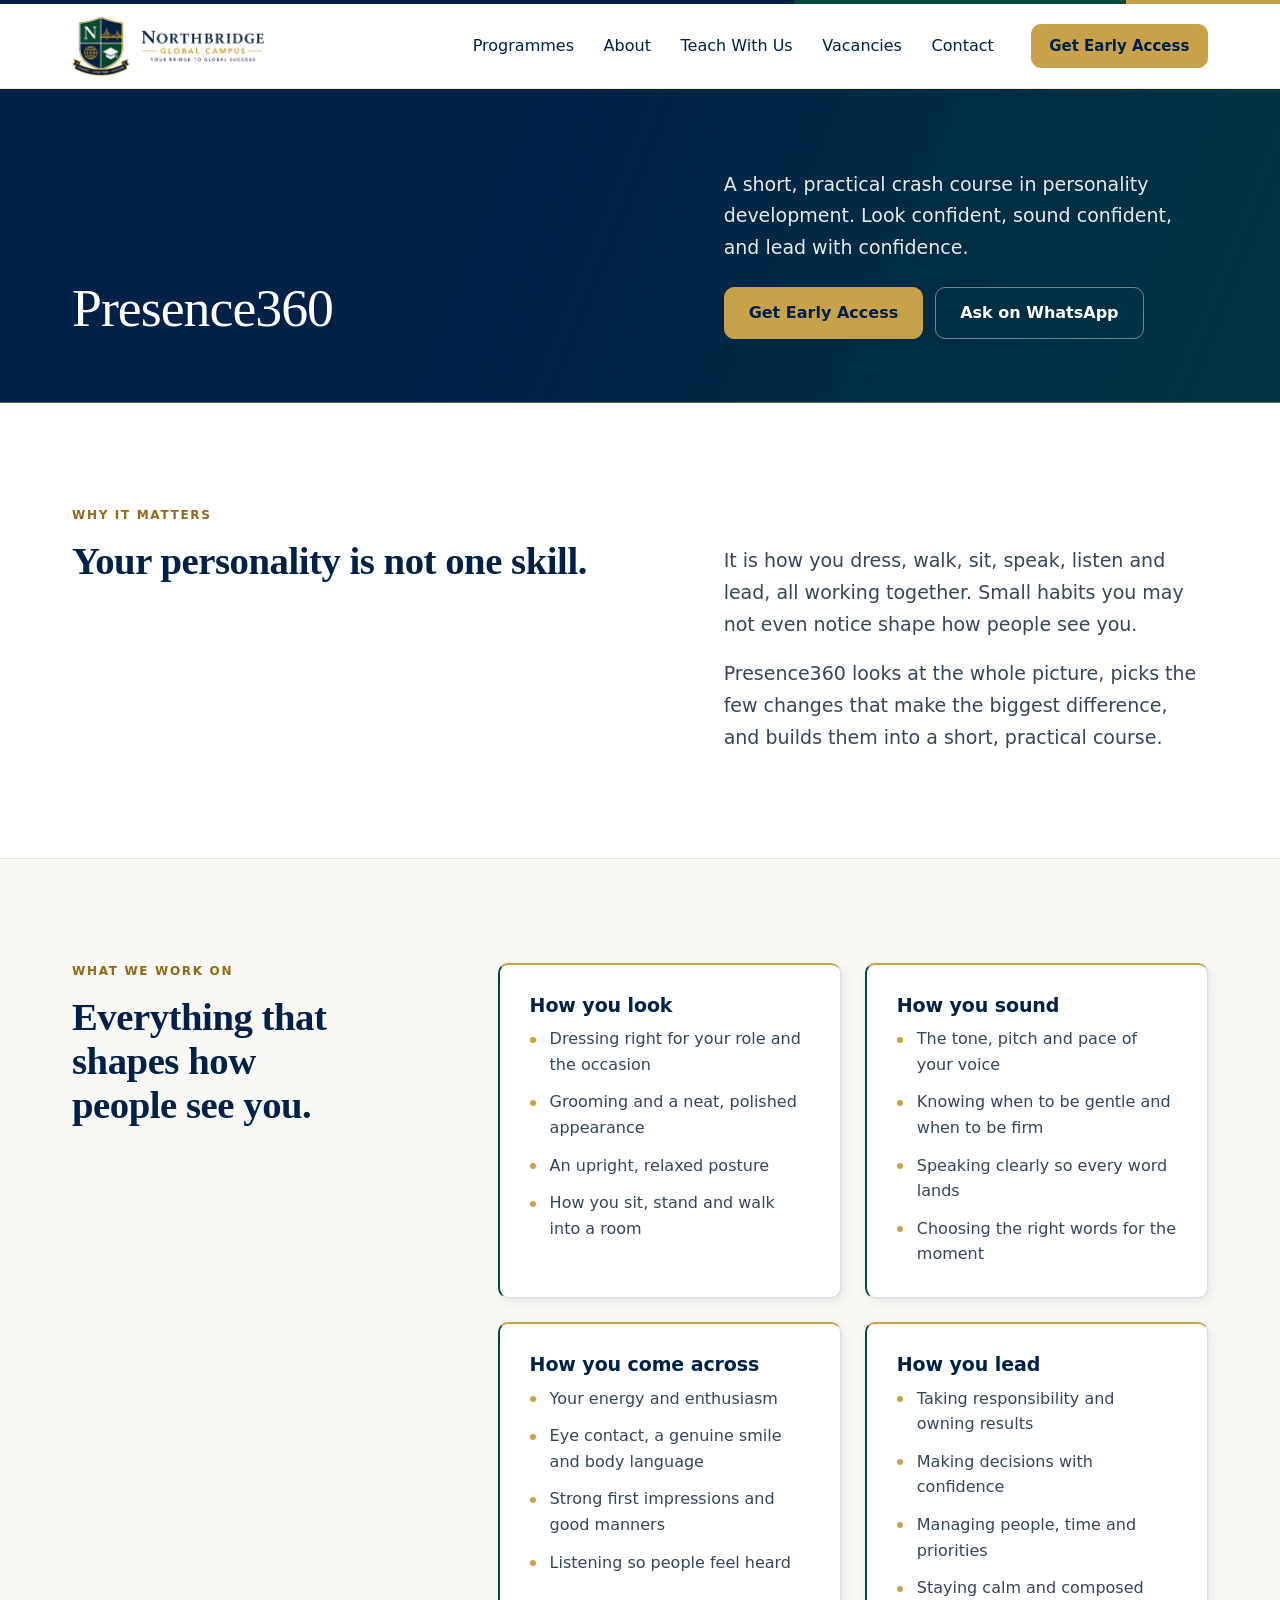
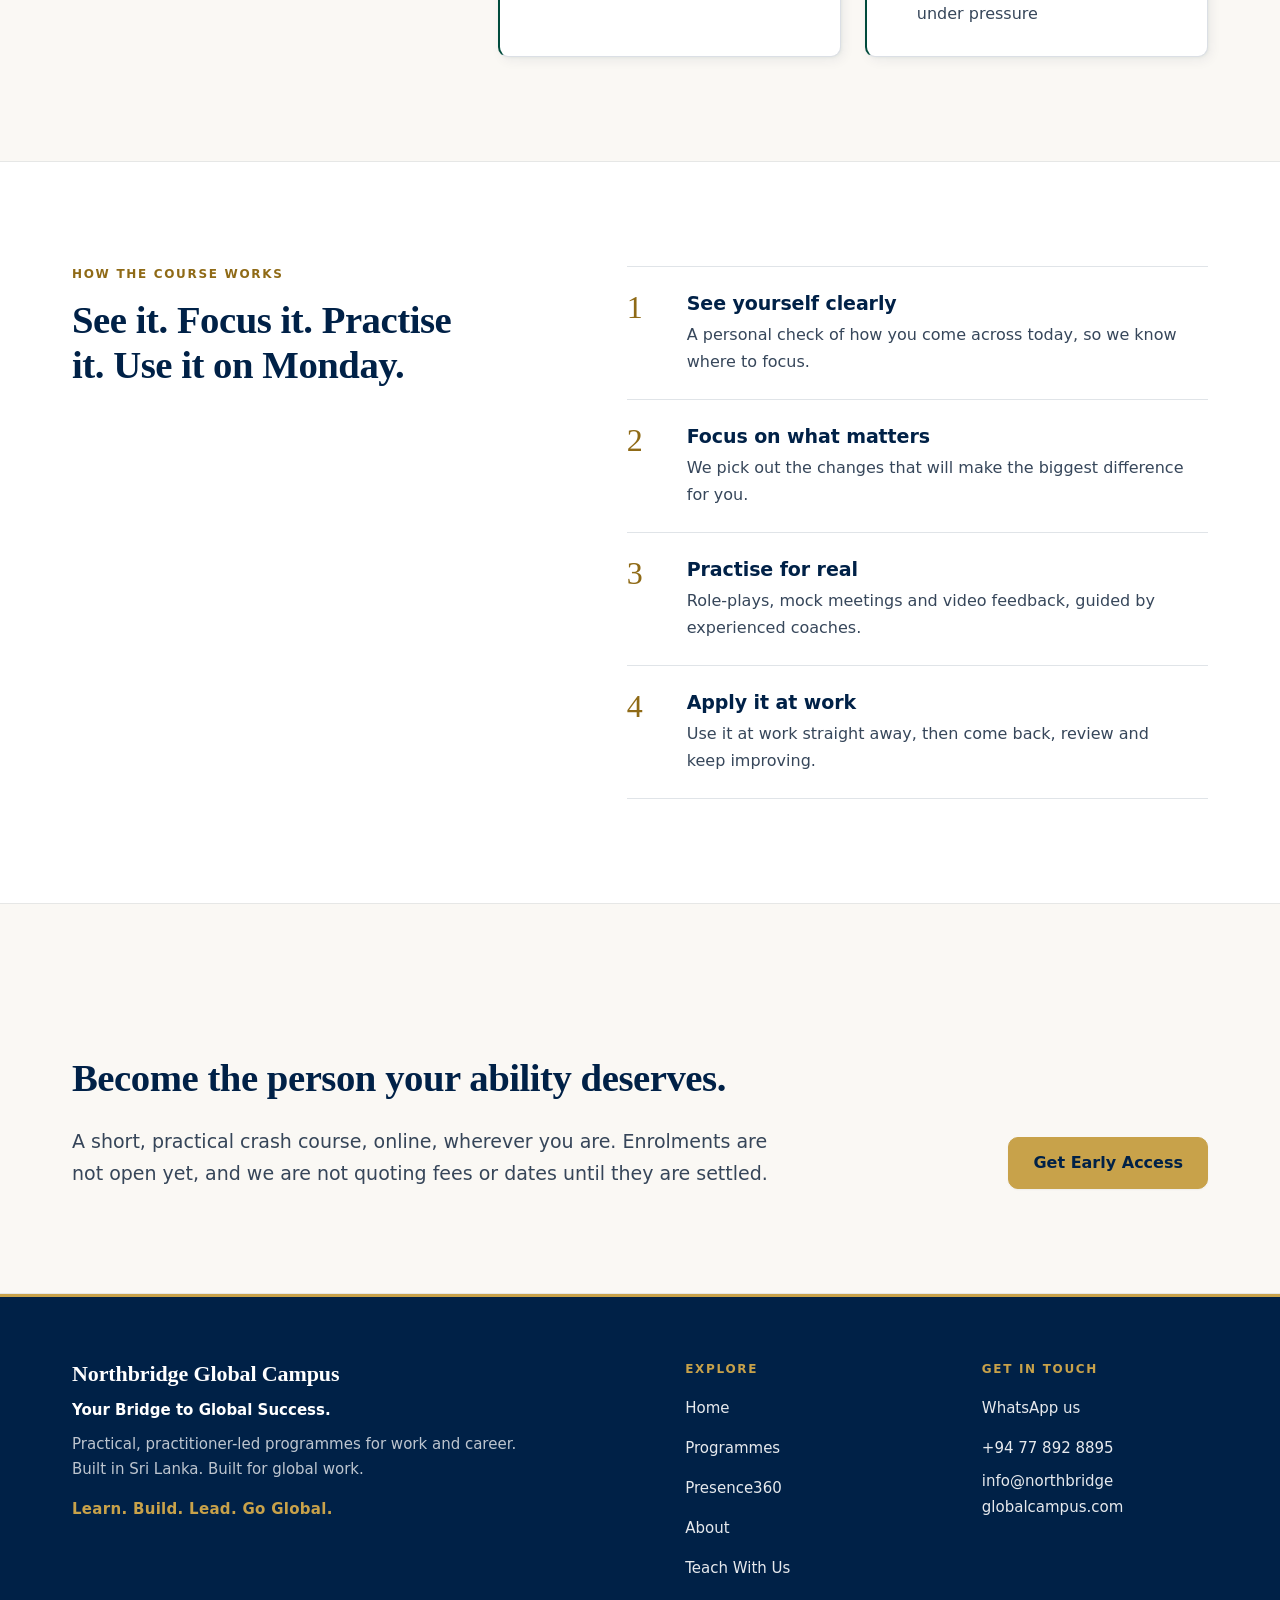
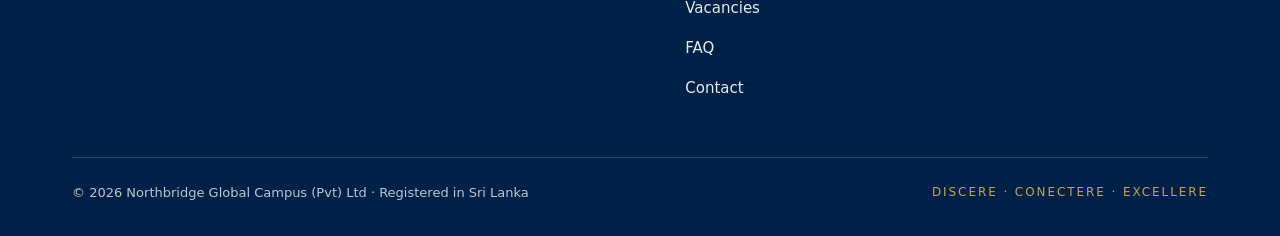
<file: presence360.html>
<!DOCTYPE html>
<html lang="en">
<head>
<meta charset="utf-8" />
<meta name="viewport" content="width=device-width, initial-scale=1" />
<title>Presence360 | Northbridge Global Campus</title>
<meta name="description" content="Presence360 is a short, practical personality development crash course, online: how you look, sound, come across and lead, brought up to the level of your ability." />

<link rel="canonical" href="https://www.northbridgeglobalcampus.com/presence360.html" />
<meta property="og:url" content="https://www.northbridgeglobalcampus.com/presence360.html" />
<meta property="og:image" content="https://www.northbridgeglobalcampus.com/assets/og-image-global.png" />
<meta property="og:image:width" content="1200" />
<meta property="og:image:height" content="630" />
<meta property="og:image:alt" content="The Northbridge Global Campus crest and name." />

<meta property="og:type" content="website" />
<meta property="og:site_name" content="Northbridge Global Campus" />
<meta property="og:locale" content="en_LK" />
<meta property="og:title" content="Presence360 | Northbridge Global Campus" />
<meta property="og:description" content="Presence360 is a short, practical personality development crash course, online: how you look, sound, come across and lead, brought up to the level of your ability." />

<meta name="twitter:card" content="summary_large_image" />
<meta name="twitter:image" content="https://www.northbridgeglobalcampus.com/assets/og-image-global.png" />
<meta name="twitter:title" content="Presence360 | Northbridge Global Campus" />
<meta name="twitter:description" content="Presence360 is a short, practical personality development crash course, online: how you look, sound, come across and lead, brought up to the level of your ability." />

<meta name="theme-color" content="#002147" />
<link rel="icon" href="assets/favicon-32.png" sizes="32x32" />
<link rel="icon" href="assets/favicon-16.png" sizes="16x16" />
<link rel="apple-touch-icon" href="assets/apple-touch-icon.png" />
<script>document.documentElement.classList.add('js');</script>
<link rel="stylesheet" href="assets/styles.css" />
</head>
<body>

<a class="skip" href="#main">Skip to main content</a>
<div class="tricolour" aria-hidden="true"><i></i><i></i><i></i></div>

<header class="site-head">
  <div class="shell head-inner">
    <a class="brand" href="index.html" aria-label="Northbridge Global Campus home">
      <img class="brand-mark" src="assets/northbridge-logo-lockup-glass.png"
           width="778" height="268"
           alt="Northbridge Global Campus" fetchpriority="high" decoding="async" />
    </a>

    <button class="nav-toggle" type="button" aria-expanded="false" aria-controls="site-nav">
      <svg class="icon-menu" viewBox="0 0 24 24" fill="none" stroke="currentColor" stroke-width="2" stroke-linecap="round" aria-hidden="true" focusable="false"><path d="M4 7h16M4 12h16M4 17h16"/></svg>
      <svg class="icon-close" viewBox="0 0 24 24" fill="none" stroke="currentColor" stroke-width="2" stroke-linecap="round" aria-hidden="true" focusable="false"><path d="M6 6l12 12M18 6 6 18"/></svg>
      <span class="nav-toggle-label">Menu</span>
    </button>

    <nav class="site-nav" id="site-nav" aria-label="Main">
      <!-- The panel is an overlay below 60em; at 60em and up its contents sit in
           the bar. The close button renders only inside the overlay. -->
      <div class="nav-panel">
        <button class="nav-close" type="button">
          <svg viewBox="0 0 24 24" fill="none" stroke="currentColor" stroke-width="2" aria-hidden="true"><path d="M6 6l12 12M18 6L6 18"/></svg>
          <span>Close menu</span>
        </button>
        <ul>
          <li><a href="index.html#programmes">Programmes</a></li>
          <li><a href="about.html">About</a></li>
          <li><a href="careers.html">Teach With Us</a></li>
          <li><a href="vacancies.html">Vacancies</a></li>
          <li><a href="contact.html">Contact</a></li>
        </ul>
        <a class="btn btn-primary nav-cta" href="contact.html?enquiry=learn#register-interest">Get Early Access</a>
      </div>
    </nav>
  </div>
</header>

<main id="main" tabindex="-1">
  <section class="hero hero-page">
    <div class="shell hero-page-inner">
      <h1>Presence360</h1>
      <div class="hero-page-body">
        <p class="lede">A short, practical crash course in personality development. Look confident, sound confident, and lead with confidence.</p>
        <div class="btn-row">
          <a class="btn btn-primary" href="contact.html?enquiry=learn&amp;area=presence360#register-interest">Get Early Access</a>
          <a class="btn btn-secondary" data-wa="Hello Northbridge, I would like to know more about the Presence360 crash course." href="#">Ask on WhatsApp</a>
        </div>
      </div>
    </div>
  </section>

  <section id="why-it-matters">
    <div class="shell">
      <div class="section-head">
        <div class="section-title">
          <p class="eyebrow">Why it matters</p>
          <h2>Your personality is not one skill.</h2>
        </div>
        <div class="section-body">
          <p class="section-lede">It is how you dress, walk, sit, speak, listen and lead, all working together. Small habits you may not even notice shape how people see you.</p>
          <p class="section-lede">Presence360 looks at the whole picture, picks the few changes that make the biggest difference, and builds them into a short, practical course.</p>
        </div>
      </div>
    </div>
  </section>

  <section class="band-paper" id="what-we-work-on">
    <div class="shell">
      <div class="split split-wide">
        <div class="split-intro is-sticky">
          <p class="eyebrow">What we work on</p>
          <h2>Everything that shapes how people see you.</h2>
        </div>

        <div class="prose-grid split-main">
          <div>
            <h3>How you look</h3>
            <ul class="dash-list">
              <li>Dressing right for your role and the occasion</li>
              <li>Grooming and a neat, polished appearance</li>
              <li>An upright, relaxed posture</li>
              <li>How you sit, stand and walk into a room</li>
            </ul>
          </div>
          <div>
            <h3>How you sound</h3>
            <ul class="dash-list">
              <li>The tone, pitch and pace of your voice</li>
              <li>Knowing when to be gentle and when to be firm</li>
              <li>Speaking clearly so every word lands</li>
              <li>Choosing the right words for the moment</li>
            </ul>
          </div>
          <div>
            <h3>How you come across</h3>
            <ul class="dash-list">
              <li>Your energy and enthusiasm</li>
              <li>Eye contact, a genuine smile and body language</li>
              <li>Strong first impressions and good manners</li>
              <li>Listening so people feel heard</li>
            </ul>
          </div>
          <div>
            <h3>How you lead</h3>
            <ul class="dash-list">
              <li>Taking responsibility and owning results</li>
              <li>Making decisions with confidence</li>
              <li>Managing people, time and priorities</li>
              <li>Staying calm and composed under pressure</li>
            </ul>
          </div>
        </div>
      </div>
    </div>
  </section>

  <section id="how-it-works">
    <div class="shell">
      <div class="split">
        <div class="split-intro is-sticky">
          <p class="eyebrow">How the course works</p>
          <h2>See it. Focus it. Practise it. Use it on Monday.</h2>
        </div>
        <ol class="steps-list split-main">
          <li>
            <h3>See yourself clearly</h3>
            <p>A personal check of how you come across today, so we know where to focus.</p>
          </li>
          <li>
            <h3>Focus on what matters</h3>
            <p>We pick out the changes that will make the biggest difference for you.</p>
          </li>
          <li>
            <h3>Practise for real</h3>
            <p>Role-plays, mock meetings and video feedback, guided by experienced coaches.</p>
          </li>
          <li>
            <h3>Apply it at work</h3>
            <p>Use it at work straight away, then come back, review and keep improving.</p>
          </li>
        </ol>
      </div>
    </div>
  </section>

  <section class="band-paper" id="early-access">
    <div class="shell">
      <div class="prog-after">
        <div>
          <h2>Become the person your ability deserves.</h2>
          <p class="section-lede">A short, practical crash course, online, wherever you are. Enrolments are not open yet, and we are not quoting fees or dates until they are settled.</p>
        </div>
        <div class="btn-row">
          <a class="btn btn-primary" href="contact.html?enquiry=learn&amp;area=presence360#register-interest">Get Early Access</a>
        </div>
      </div>
    </div>
  </section>

</main>

<footer class="site-foot">
  <div class="shell">
    <div class="foot-grid">
      <div>
        <h2>Northbridge Global Campus</h2>
        <p class="foot-strapline">Your Bridge to Global Success.</p>
        <p class="foot-intro">Practical, practitioner-led programmes for work and career. Built in Sri Lanka. Built for global work.</p>
        <p class="foot-tagline">Learn. Build. Lead. Go Global.</p>
      </div>
      <div>
        <p class="lbl">Explore</p>
        <ul>
          <li><a href="index.html">Home</a></li>
          <li><a href="index.html#programmes">Programmes</a></li>
          <li><a href="presence360.html" aria-current="page">Presence360</a></li>
          <li><a href="about.html">About</a></li>
          <li><a href="careers.html">Teach With Us</a></li>
          <li><a href="vacancies.html">Vacancies</a></li>
          <li><a href="faq.html">FAQ</a></li>
          <li><a href="contact.html">Contact</a></li>
        </ul>
      </div>
      <div>
        <p class="lbl">Get in touch</p>
        <ul>
          <li><a data-wa="Hello Northbridge, I would like to know more." href="#">WhatsApp us</a></li>
          <li><a data-tel href="tel:+94778928895"><span data-tel-text>+94 77 892 8895</span></a></li>
          <li><a data-email href="mailto:info@northbridgeglobalcampus.com"><span data-email-text>info@<wbr>northbridge<wbr>globalcampus.com</span></a></li>
        </ul>
      </div>

      <!-- POSITION RESERVED — legal column, company number and social links.
           Policy pages, the company registration number and any social accounts
           are NOT confirmed yet, so nothing is rendered here rather than
           shipping placeholder links. See MEETING-DECISIONS.md items B5, B7,
           D5 and F16. -->
    </div>
    <div class="foot-bottom">
      <span>&copy; <span data-year>2026</span> Northbridge Global Campus (Pvt) Ltd &middot; Registered in Sri Lanka</span>
      <span class="foot-motto">Discere &middot; Conectere &middot; Excellere</span>
    </div>
  </div>
</footer>

<a class="wa-float" data-wa="Hello Northbridge, I would like to know more." href="#" aria-label="Message Northbridge on WhatsApp">
  <svg viewBox="0 0 24 24" fill="currentColor" aria-hidden="true"><path d="M12.04 2C6.58 2 2.13 6.45 2.13 11.91c0 1.75.46 3.45 1.32 4.95L2 22l5.25-1.38a9.9 9.9 0 0 0 4.79 1.22h.01c5.46 0 9.91-4.45 9.91-9.91C21.96 6.45 17.5 2 12.04 2Zm5.8 14.03c-.24.68-1.42 1.31-1.95 1.36-.5.05-.97.23-3.27-.68-2.75-1.08-4.5-3.87-4.64-4.05-.13-.18-1.11-1.48-1.11-2.82s.7-2 .95-2.28c.25-.27.54-.34.72-.34h.52c.17 0 .39-.06.61.47.24.56.8 1.95.87 2.09.07.14.12.3.02.48-.09.18-.14.3-.28.46-.14.16-.29.36-.42.48-.14.14-.28.29-.12.57.16.27.72 1.18 1.54 1.91 1.06.94 1.95 1.23 2.22 1.37.27.14.43.12.59-.07.16-.19.68-.79.86-1.06.18-.27.36-.23.61-.14.24.09 1.55.73 1.82.86.27.14.45.2.51.32.07.11.07.64-.17 1.32Z"/></svg>
  <span class="txt">WhatsApp</span>
</a>

<script src="assets/site.js"></script>
</body>
</html>
</file>
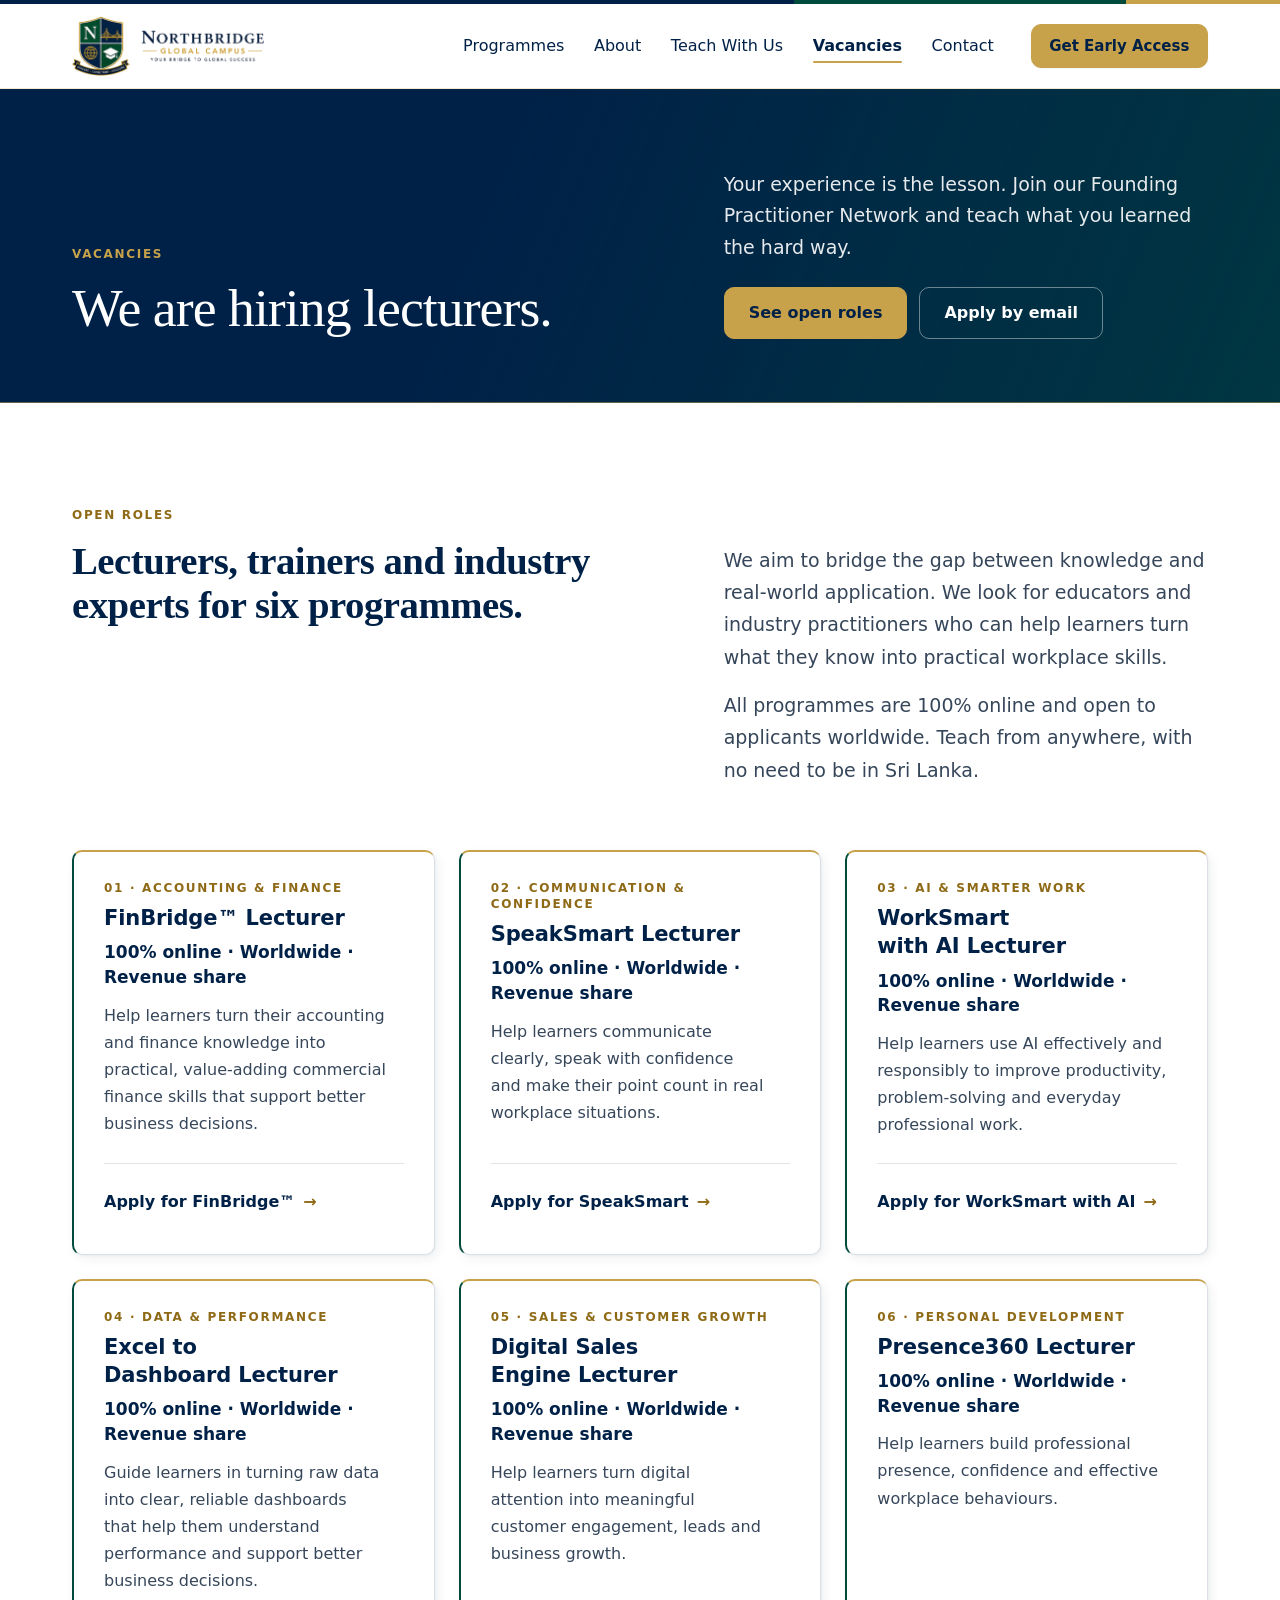
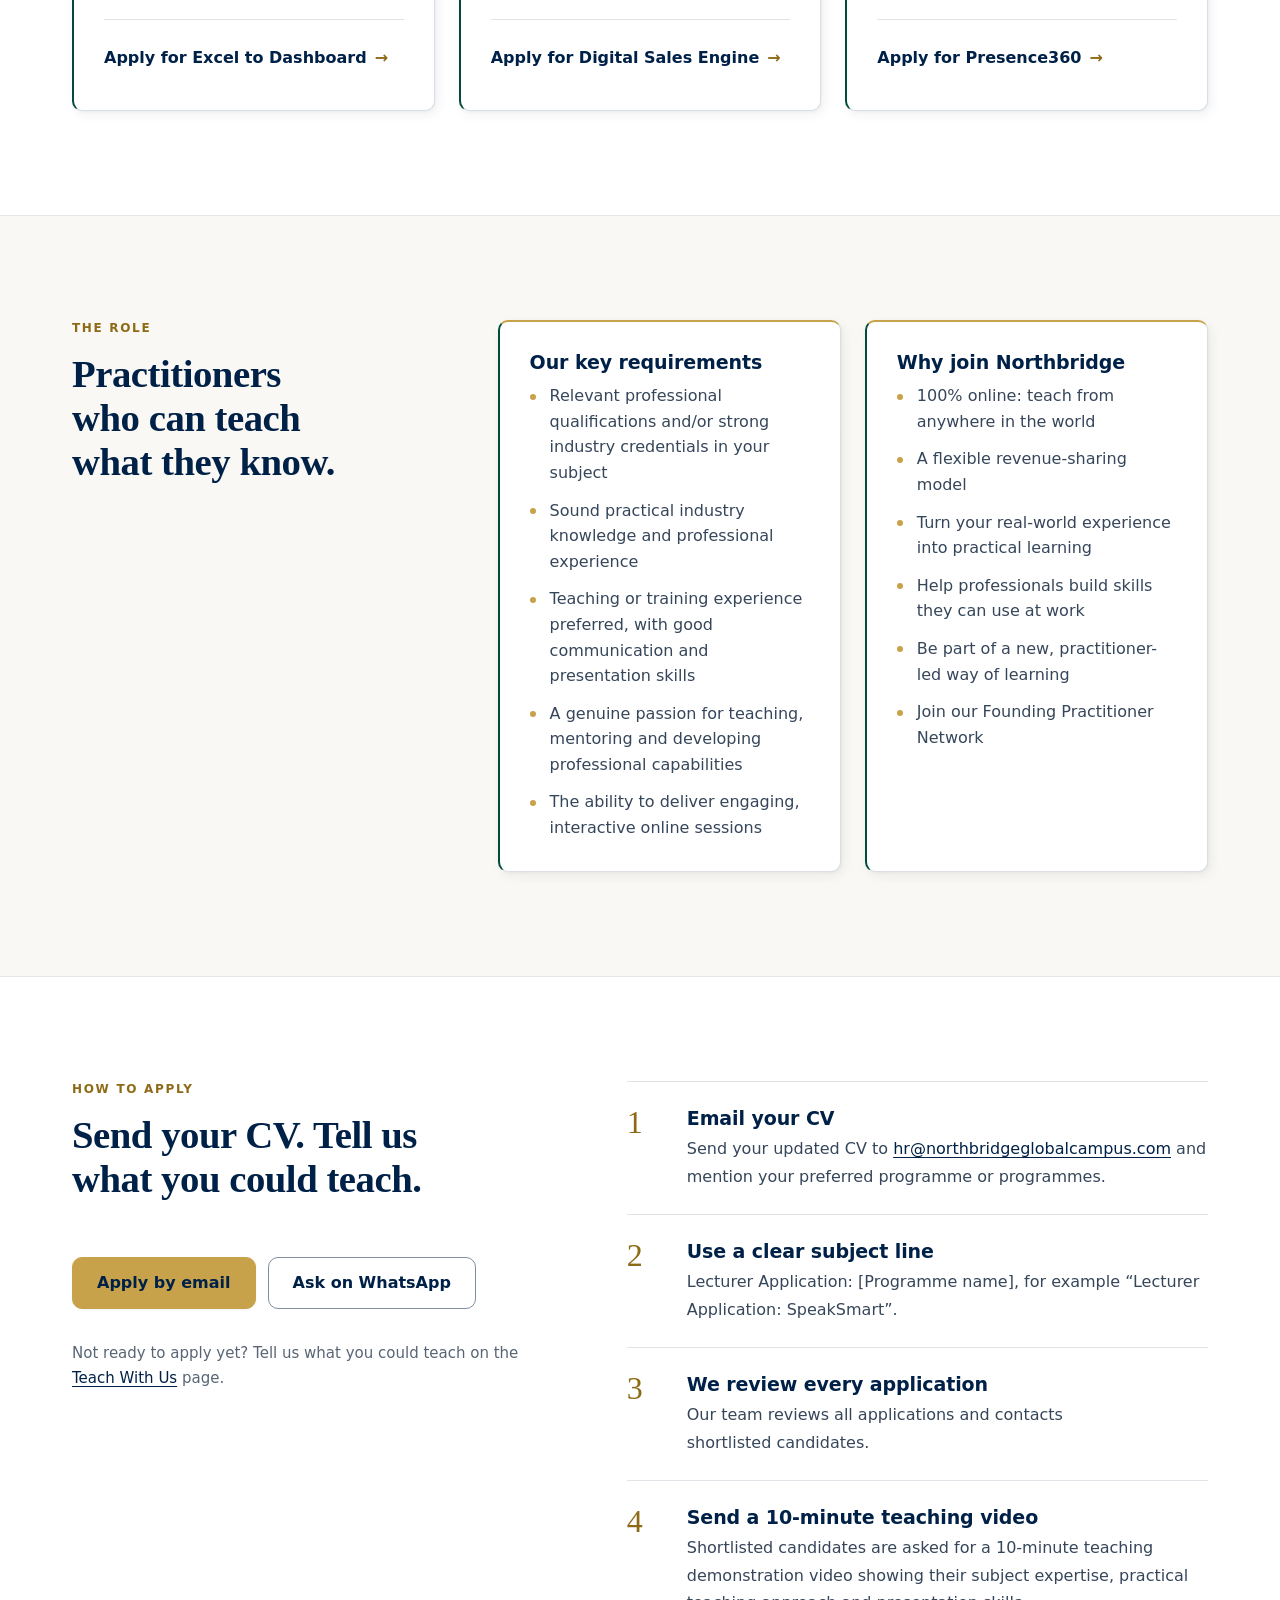
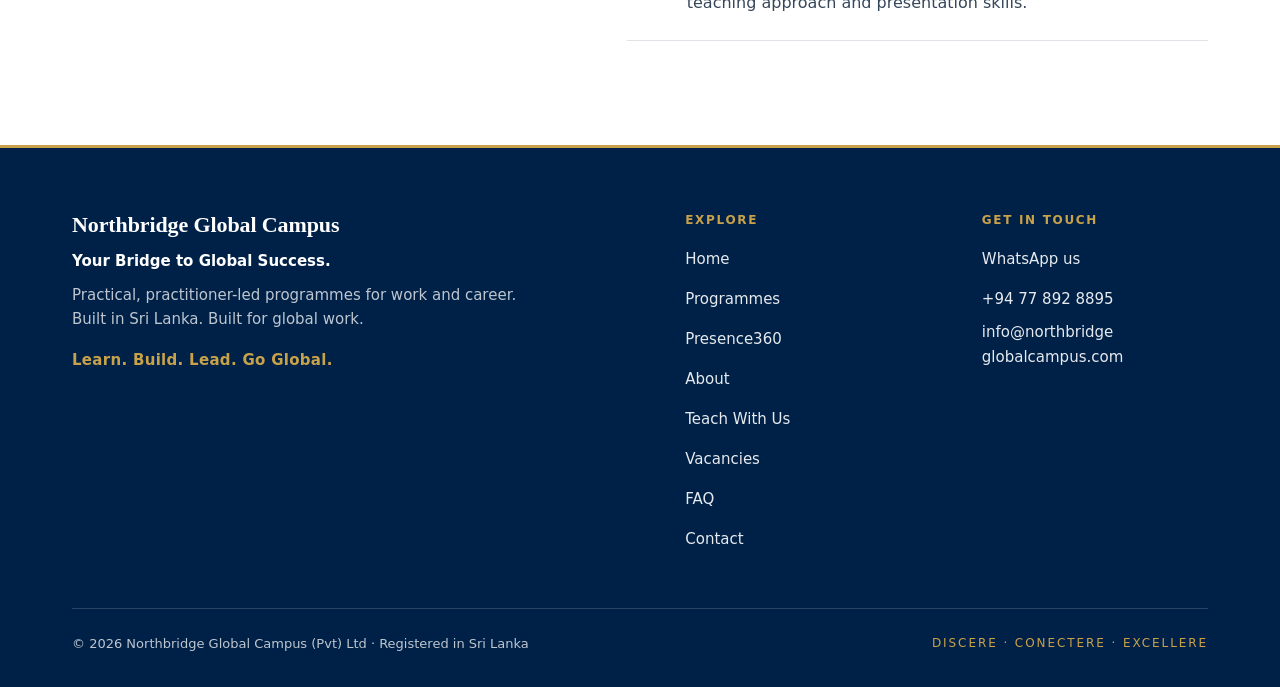
<file: vacancies.html>
<!DOCTYPE html>
<html lang="en">
<head>
<meta charset="utf-8" />
<meta name="viewport" content="width=device-width, initial-scale=1" />
<title>Vacancies | Northbridge Global Campus</title>
<meta name="description" content="Northbridge Global Campus is hiring lecturers, trainers and industry experts to teach six practical programmes, 100% online and open to applicants worldwide. Join our Founding Practitioner Network." />

<link rel="canonical" href="https://www.northbridgeglobalcampus.com/vacancies.html" />
<meta property="og:url" content="https://www.northbridgeglobalcampus.com/vacancies.html" />
<meta property="og:image" content="https://www.northbridgeglobalcampus.com/assets/og-image-global.png" />
<meta property="og:image:width" content="1200" />
<meta property="og:image:height" content="630" />
<meta property="og:image:alt" content="The Northbridge Global Campus crest and name." />

<meta property="og:type" content="website" />
<meta property="og:site_name" content="Northbridge Global Campus" />
<meta property="og:locale" content="en_LK" />
<meta property="og:title" content="Vacancies | Northbridge Global Campus" />
<meta property="og:description" content="Northbridge Global Campus is hiring lecturers, trainers and industry experts to teach six practical programmes, 100% online and open to applicants worldwide. Join our Founding Practitioner Network." />

<meta name="twitter:card" content="summary_large_image" />
<meta name="twitter:image" content="https://www.northbridgeglobalcampus.com/assets/og-image-global.png" />
<meta name="twitter:title" content="Vacancies | Northbridge Global Campus" />
<meta name="twitter:description" content="Northbridge Global Campus is hiring lecturers, trainers and industry experts to teach six practical programmes, 100% online and open to applicants worldwide. Join our Founding Practitioner Network." />

<meta name="theme-color" content="#002147" />
<link rel="icon" href="assets/favicon-32.png" sizes="32x32" />
<link rel="icon" href="assets/favicon-16.png" sizes="16x16" />
<link rel="apple-touch-icon" href="assets/apple-touch-icon.png" />
<script>document.documentElement.classList.add('js');</script>
<link rel="stylesheet" href="assets/styles.css" />
</head>
<body>

<a class="skip" href="#main">Skip to main content</a>
<div class="tricolour" aria-hidden="true"><i></i><i></i><i></i></div>

<header class="site-head">
  <div class="shell head-inner">
    <a class="brand" href="index.html" aria-label="Northbridge Global Campus home">
      <img class="brand-mark" src="assets/northbridge-logo-lockup-glass.png"
           width="778" height="268"
           alt="Northbridge Global Campus" fetchpriority="high" decoding="async" />
    </a>

    <button class="nav-toggle" type="button" aria-expanded="false" aria-controls="site-nav">
      <svg class="icon-menu" viewBox="0 0 24 24" fill="none" stroke="currentColor" stroke-width="2" stroke-linecap="round" aria-hidden="true" focusable="false"><path d="M4 7h16M4 12h16M4 17h16"/></svg>
      <svg class="icon-close" viewBox="0 0 24 24" fill="none" stroke="currentColor" stroke-width="2" stroke-linecap="round" aria-hidden="true" focusable="false"><path d="M6 6l12 12M18 6 6 18"/></svg>
      <span class="nav-toggle-label">Menu</span>
    </button>

    <nav class="site-nav" id="site-nav" aria-label="Main">
      <!-- The panel is an overlay below 60em; at 60em and up its contents sit in
           the bar. The close button renders only inside the overlay. -->
      <div class="nav-panel">
        <button class="nav-close" type="button">
          <svg viewBox="0 0 24 24" fill="none" stroke="currentColor" stroke-width="2" aria-hidden="true"><path d="M6 6l12 12M18 6L6 18"/></svg>
          <span>Close menu</span>
        </button>
        <ul>
          <li><a href="index.html#programmes">Programmes</a></li>
          <li><a href="about.html">About</a></li>
          <li><a href="careers.html">Teach With Us</a></li>
          <li><a href="vacancies.html" aria-current="page">Vacancies</a></li>
          <li><a href="contact.html">Contact</a></li>
        </ul>
        <a class="btn btn-primary nav-cta" href="contact.html?enquiry=learn#register-interest">Get Early Access</a>
      </div>
    </nav>
  </div>
</header>

<main id="main" tabindex="-1">
  <section class="hero hero-page">
    <div class="shell hero-page-inner">
      <div class="hero-page-title">
        <p class="eyebrow">Vacancies</p>
        <h1>We are hiring lecturers.</h1>
      </div>
      <div class="hero-page-body">
        <p class="lede">Your experience is the lesson. Join our Founding Practitioner Network and teach what you learned the hard way.</p>
        <div class="btn-row">
          <a class="btn btn-primary" href="#open-roles">See open roles</a>
          <a class="btn btn-secondary" href="mailto:hr@northbridgeglobalcampus.com?subject=Lecturer%20Application">Apply by email</a>
        </div>
      </div>
    </div>
  </section>

  <section id="open-roles">
    <div class="shell">
      <div class="section-head">
        <div class="section-title">
          <p class="eyebrow">Open roles</p>
          <h2>Lecturers, trainers and industry experts for six programmes.</h2>
        </div>
        <div class="section-body">
          <p class="section-lede">We aim to bridge the gap between knowledge and real-world application. We look for educators and industry practitioners who can help learners turn what they know into practical workplace skills.</p>
          <p class="section-lede">All programmes are 100% online and open to applicants worldwide. Teach from anywhere, with no need to be in Sri Lanka.</p>
        </div>
      </div>

      <ul class="prog-grid">
        <li class="prog-card" id="lecturer-finbridge">
          <p class="prog-num">01 &middot; Accounting &amp; Finance</p>
          <h3>FinBridge&trade; Lecturer</h3>
          <p class="prog-promise">100% online &middot; Worldwide &middot; Revenue share</p>
          <p class="prog-desc">Help learners turn their accounting and finance knowledge into practical, value-adding commercial finance skills that support better business decisions.</p>
          <div class="prog-output">
            <p><a class="route-link" href="mailto:hr@northbridgeglobalcampus.com?subject=Lecturer%20Application%3A%20FinBridge">Apply for FinBridge&trade;</a></p>
          </div>
        </li>
        <li class="prog-card" id="lecturer-speaksmart">
          <p class="prog-num">02 &middot; Communication &amp; Confidence</p>
          <h3>SpeakSmart Lecturer</h3>
          <p class="prog-promise">100% online &middot; Worldwide &middot; Revenue share</p>
          <p class="prog-desc">Help learners communicate clearly, speak with confidence and make their point count in real workplace situations.</p>
          <div class="prog-output">
            <p><a class="route-link" href="mailto:hr@northbridgeglobalcampus.com?subject=Lecturer%20Application%3A%20SpeakSmart">Apply for SpeakSmart</a></p>
          </div>
        </li>
        <li class="prog-card" id="lecturer-worksmart-with-ai">
          <p class="prog-num">03 &middot; AI &amp; Smarter Work</p>
          <h3>WorkSmart with AI Lecturer</h3>
          <p class="prog-promise">100% online &middot; Worldwide &middot; Revenue share</p>
          <p class="prog-desc">Help learners use AI effectively and responsibly to improve productivity, problem-solving and everyday professional work.</p>
          <div class="prog-output">
            <p><a class="route-link" href="mailto:hr@northbridgeglobalcampus.com?subject=Lecturer%20Application%3A%20WorkSmart%20with%20AI">Apply for WorkSmart with AI</a></p>
          </div>
        </li>
        <li class="prog-card" id="lecturer-excel-to-dashboard">
          <p class="prog-num">04 &middot; Data &amp; Performance</p>
          <h3>Excel to Dashboard Lecturer</h3>
          <p class="prog-promise">100% online &middot; Worldwide &middot; Revenue share</p>
          <p class="prog-desc">Guide learners in turning raw data into clear, reliable dashboards that help them understand performance and support better business decisions.</p>
          <div class="prog-output">
            <p><a class="route-link" href="mailto:hr@northbridgeglobalcampus.com?subject=Lecturer%20Application%3A%20Excel%20to%20Dashboard">Apply for Excel to Dashboard</a></p>
          </div>
        </li>
        <li class="prog-card" id="lecturer-digital-sales-engine">
          <p class="prog-num">05 &middot; Sales &amp; Customer Growth</p>
          <h3>Digital Sales Engine Lecturer</h3>
          <p class="prog-promise">100% online &middot; Worldwide &middot; Revenue share</p>
          <p class="prog-desc">Help learners turn digital attention into meaningful customer engagement, leads and business growth.</p>
          <div class="prog-output">
            <p><a class="route-link" href="mailto:hr@northbridgeglobalcampus.com?subject=Lecturer%20Application%3A%20Digital%20Sales%20Engine">Apply for Digital Sales Engine</a></p>
          </div>
        </li>
        <li class="prog-card" id="lecturer-presence360">
          <p class="prog-num">06 &middot; Personal Development</p>
          <h3>Presence360 Lecturer</h3>
          <p class="prog-promise">100% online &middot; Worldwide &middot; Revenue share</p>
          <p class="prog-desc">Help learners build professional presence, confidence and effective workplace behaviours.</p>
          <div class="prog-output">
            <p><a class="route-link" href="mailto:hr@northbridgeglobalcampus.com?subject=Lecturer%20Application%3A%20Presence360">Apply for Presence360</a></p>
          </div>
        </li>
      </ul>
    </div>
  </section>

  <section class="band-paper" id="who-we-look-for">
    <div class="shell">
      <div class="split split-wide">
        <div class="split-intro is-sticky">
          <p class="eyebrow">The role</p>
          <h2>Practitioners who can teach what they know.</h2>
        </div>

        <div class="prose-grid split-main">
          <div>
            <h3>Our key requirements</h3>
            <ul class="dash-list">
              <li>Relevant professional qualifications and/or strong industry credentials in your subject</li>
              <li>Sound practical industry knowledge and professional experience</li>
              <li>Teaching or training experience preferred, with good communication and presentation skills</li>
              <li>A genuine passion for teaching, mentoring and developing professional capabilities</li>
              <li>The ability to deliver engaging, interactive online sessions</li>
            </ul>
          </div>
          <div>
            <h3>Why join Northbridge</h3>
            <ul class="dash-list">
              <li>100% online: teach from anywhere in the world</li>
              <li>A flexible revenue-sharing model</li>
              <li>Turn your real-world experience into practical learning</li>
              <li>Help professionals build skills they can use at work</li>
              <li>Be part of a new, practitioner-led way of learning</li>
              <li>Join our Founding Practitioner Network</li>
            </ul>
          </div>
        </div>
      </div>
    </div>
  </section>

  <section id="how-to-apply">
    <div class="shell">
      <div class="split">
        <div class="split-intro is-sticky">
          <p class="eyebrow">How to apply</p>
          <h2>Send your CV. Tell us what you could teach.</h2>
        </div>
        <ol class="steps-list split-main">
          <li>
            <h3>Email your CV</h3>
            <p>Send your updated CV to <a href="mailto:hr@northbridgeglobalcampus.com?subject=Lecturer%20Application">hr@<wbr>northbridge<wbr>globalcampus.com</a> and mention your preferred programme or programmes.</p>
          </li>
          <li>
            <h3>Use a clear subject line</h3>
            <p>Lecturer Application: [Programme name], for example &ldquo;Lecturer Application: SpeakSmart&rdquo;.</p>
          </li>
          <li>
            <h3>We review every application</h3>
            <p>Our team reviews all applications and contacts shortlisted candidates.</p>
          </li>
          <li>
            <h3>Send a 10-minute teaching video</h3>
            <p>Shortlisted candidates are asked for a 10-minute teaching demonstration video showing their subject expertise, practical teaching approach and presentation skills.</p>
          </li>
        </ol>
        <div class="split-after">
          <div class="btn-row">
            <a class="btn btn-primary" href="mailto:hr@northbridgeglobalcampus.com?subject=Lecturer%20Application">Apply by email</a>
            <a class="btn btn-secondary" data-wa="Hello Northbridge, I would like to apply as a lecturer." href="#">Ask on WhatsApp</a>
          </div>
          <p class="fine aside">Not ready to apply yet? Tell us what you could teach on the <a href="careers.html">Teach With Us</a> page.</p>
        </div>
      </div>
    </div>
  </section>

</main>

<footer class="site-foot">
  <div class="shell">
    <div class="foot-grid">
      <div>
        <h2>Northbridge Global Campus</h2>
        <p class="foot-strapline">Your Bridge to Global Success.</p>
        <p class="foot-intro">Practical, practitioner-led programmes for work and career. Built in Sri Lanka. Built for global work.</p>
        <p class="foot-tagline">Learn. Build. Lead. Go Global.</p>
      </div>
      <div>
        <p class="lbl">Explore</p>
        <ul>
          <li><a href="index.html">Home</a></li>
          <li><a href="index.html#programmes">Programmes</a></li>
          <li><a href="presence360.html">Presence360</a></li>
          <li><a href="about.html">About</a></li>
          <li><a href="careers.html">Teach With Us</a></li>
          <li><a href="vacancies.html">Vacancies</a></li>
          <li><a href="faq.html">FAQ</a></li>
          <li><a href="contact.html">Contact</a></li>
        </ul>
      </div>
      <div>
        <p class="lbl">Get in touch</p>
        <ul>
          <li><a data-wa="Hello Northbridge, I would like to know more." href="#">WhatsApp us</a></li>
          <li><a data-tel href="tel:+94778928895"><span data-tel-text>+94 77 892 8895</span></a></li>
          <li><a data-email href="mailto:info@northbridgeglobalcampus.com"><span data-email-text>info@<wbr>northbridge<wbr>globalcampus.com</span></a></li>
        </ul>
      </div>

      <!-- POSITION RESERVED — legal column, company number and social links.
           Policy pages, the company registration number and any social accounts
           are NOT confirmed yet, so nothing is rendered here rather than
           shipping placeholder links. See MEETING-DECISIONS.md items B5, B7,
           D5 and F16. -->
    </div>
    <div class="foot-bottom">
      <span>&copy; <span data-year>2026</span> Northbridge Global Campus (Pvt) Ltd &middot; Registered in Sri Lanka</span>
      <span class="foot-motto">Discere &middot; Conectere &middot; Excellere</span>
    </div>
  </div>
</footer>

<a class="wa-float" data-wa="Hello Northbridge, I would like to know more." href="#" aria-label="Message Northbridge on WhatsApp">
  <svg viewBox="0 0 24 24" fill="currentColor" aria-hidden="true"><path d="M12.04 2C6.58 2 2.13 6.45 2.13 11.91c0 1.75.46 3.45 1.32 4.95L2 22l5.25-1.38a9.9 9.9 0 0 0 4.79 1.22h.01c5.46 0 9.91-4.45 9.91-9.91C21.96 6.45 17.5 2 12.04 2Zm5.8 14.03c-.24.68-1.42 1.31-1.95 1.36-.5.05-.97.23-3.27-.68-2.75-1.08-4.5-3.87-4.64-4.05-.13-.18-1.11-1.48-1.11-2.82s.7-2 .95-2.28c.25-.27.54-.34.72-.34h.52c.17 0 .39-.06.61.47.24.56.8 1.95.87 2.09.07.14.12.3.02.48-.09.18-.14.3-.28.46-.14.16-.29.36-.42.48-.14.14-.28.29-.12.57.16.27.72 1.18 1.54 1.91 1.06.94 1.95 1.23 2.22 1.37.27.14.43.12.59-.07.16-.19.68-.79.86-1.06.18-.27.36-.23.61-.14.24.09 1.55.73 1.82.86.27.14.45.2.51.32.07.11.07.64-.17 1.32Z"/></svg>
  <span class="txt">WhatsApp</span>
</a>

<script src="assets/site.js"></script>
</body>
</html>
</file>
<file: assets/styles.css>
/* ============================================================================
   NORTHBRIDGE GLOBAL CAMPUS — site stylesheet  v6
   "Classic institution + modern digital campus."

   Mobile-first. No frameworks, no webfonts, no external requests.

   CONTENTS
     1. Tokens            6. Hero (home + inner pages)
     2. Base + type       7. Sections, section heads, split layouts
     3. Accessibility     8. Content blocks: cards, programmes, method, FAQ
     4. Header + nav      9. Forms
     5. Buttons          10. Footer, floating WhatsApp, motion

   This file carries presentation only; page content lives in the HTML.

   COLOUR RULE — the four official codes below are the design system and must
   not be edited. Everything else is one of those four with transparency
   applied, plus four long-standing functional tones: body ink, the AA-safe
   gold for small text on white, the off-white reading band and the form
   error tone. No other hues are introduced anywhere.
   ========================================================================= */

/* ---------------------------------------------------------------- 1. TOKENS */
:root{
  /* ---- OFFICIAL BRAND PALETTE — do not change these four values ---- */
  --navy:  #002147;
  --green: #004B3C;
  --gold:  #C8A24A;
  --white: #FFFFFF;

  /* ---- functional tones ---- */
  --ink:       #10233A;   /* near-navy body copy */
  --gold-text: #8F6A16;   /* gold deepened for small TEXT on white — passes AA */
  --paper:     #FAF8F4;   /* warm off-white section band */
  --error:     #9A2B1F;   /* form errors only */

  /* ---- official colours at low opacity: borders, tints, overlays ---- */
  --navy-04: rgba(0,33,71,.04);
  --navy-08: rgba(0,33,71,.08);
  --navy-12: rgba(0,33,71,.12);
  --navy-20: rgba(0,33,71,.20);
  --navy-50: rgba(0,33,71,.50);   /* input borders: 3.2:1 on white (WCAG 1.4.11) */
  --navy-72: rgba(0,33,71,.72);
  --green-06: rgba(0,75,60,.06);
  --green-16: rgba(0,75,60,.16);
  --gold-12: rgba(200,162,74,.12);
  --gold-24: rgba(200,162,74,.24);
  --gold-50: rgba(200,162,74,.50);
  --error-12: rgba(154,43,31,.12);

  --ink-80: rgba(16,35,58,.84);
  --ink-68: rgba(16,35,58,.70);   /* minimum that still passes AA on paper */
  --on-dark:    rgba(255,255,255,.90);
  --on-dark-72: rgba(255,255,255,.74);
  --on-dark-40: rgba(255,255,255,.42);
  --on-dark-16: rgba(255,255,255,.16);
  --on-dark-08: rgba(255,255,255,.08);

  /* ---- type ----
     Serif is reserved for major headings (h1/h2) and selected statements.
     Navigation, body, buttons, forms and card headings use the sans stack.
     Both are system stacks: no webfont request, no swap, no layout shift.
     Sitka Heading is Windows' optical-size display serif; Apple platforms get
     New York / Iowan. */
  --serif: ui-serif,"Iowan Old Style","Sitka Heading","Charter","Bitstream Charter",
           Cambria,Georgia,serif;
  --sans:  system-ui,-apple-system,"Segoe UI Variable Text","Segoe UI",
           Roboto,"Helvetica Neue",Arial,sans-serif;

  --fs-body: 1.0625rem;
  --fs-lede: clamp(1.0625rem, 1rem + .3vw, 1.1875rem);
  --fs-small: .9375rem;
  --fs-label: .75rem;
  --fs-h1: clamp(2.375rem, 1.55rem + 2.6vw, 3.75rem);
  --fs-h1-page: clamp(2.25rem, 1.6rem + 2.2vw, 3.375rem);
  --fs-h2: clamp(1.75rem, 1.3rem + 1.4vw, 2.625rem);
  --fs-h3: 1.1875rem;

  /* ---- spacing scale ---- */
  --sp-1: .25rem;  --sp-2: .5rem;  --sp-3: .75rem; --sp-4: 1rem;
  --sp-5: 1.5rem;  --sp-6: 2rem;   --sp-7: 2.5rem; --sp-8: 3rem;
  --sp-9: 4rem;    --sp-10: 5rem;

  /* ---- geometry ---- */
  --shell: 1200px;
  --pad: 1.25rem;               /* shell side gutter */
  --section-y: 4rem;
  --col-gap: 2.5rem;
  --radius-sm: 8px;             /* inputs, small controls */
  --radius: 10px;               /* buttons, cards */
  --radius-lg: 12px;            /* form panel */

  /* ---- elevation — fine and navy-tinted, never heavy ---- */
  --shadow-xs: 0 1px 2px rgba(0,33,71,.05);
  --shadow-sm: 0 1px 2px rgba(0,33,71,.05), 0 4px 14px rgba(0,33,71,.06);
  --shadow-md: 0 1px 3px rgba(0,33,71,.06), 0 10px 28px rgba(0,33,71,.09);

  /* ---- box treatment — one edge system for every card and panel ----
     gold top, green left, a light navy hairline right and bottom, and a very
     soft navy/green shadow falling to the bottom-right */
  --card-top:    2px solid var(--gold);
  --card-left:   2px solid var(--green);
  --card-edge:   1px solid rgba(0,33,71,.14);
  --card-edge-hover: rgba(0,33,71,.30);
  --card-shadow: 3px 4px 12px rgba(0,33,71,.06), 1px 1px 3px rgba(0,75,60,.05);
  --card-shadow-hover: 4px 7px 18px rgba(0,33,71,.09), 1px 2px 4px rgba(0,75,60,.06);

  --ease: cubic-bezier(.22,.61,.36,1);
  --ease-out: cubic-bezier(.16,.84,.44,1);

  /* Height of the sticky bar. Fixed per breakpoint, so the bar never changes
     size while scrolling and anchor targets can clear it exactly. */
  --head-h: 68px;

  /* ---- frosted header ----
     The two tints the translucent bar uses, the highlight along its top edge,
     and the drop shadow the compact state already carried. */
  --glass:         rgba(255,255,255,.70);
  --glass-compact: rgba(255,255,255,.80);
  --glass-edge:    rgba(255,255,255,.55);
  --shadow-head:   0 6px 20px rgba(0,33,71,.07);
}
@media (min-width:48em){
  :root{ --pad:2rem; --section-y:5.5rem; --head-h:84px; --col-gap:3rem; }
}
@media (min-width:64em){
  :root{ --section-y:6.5rem; --col-gap:clamp(3.5rem, 5.5vw, 5.5rem); }
}

/* --------------------------------------------------------- 2. BASE + TYPE */
*,*::before,*::after{ box-sizing:border-box; }
html{ -webkit-text-size-adjust:100%; text-size-adjust:100%; scroll-behavior:smooth; }
body{
  margin:0;
  background:var(--white);
  color:var(--ink);
  font-family:var(--sans);
  font-size:var(--fs-body);
  line-height:1.7;
  -webkit-font-smoothing:antialiased;
  /* clip, not hidden: hidden would make <body> a scroll container and break
     the sticky header whenever the menu locks page scrolling */
  overflow-x:clip;
}
img{ max-width:100%; height:auto; display:block; }
p{ margin:0; text-wrap:pretty; }
a{ color:var(--navy); text-underline-offset:.2em; text-decoration-thickness:1px; }
a:hover{ text-decoration-thickness:2px; }
strong{ font-weight:650; color:var(--navy); }

h1,h2{
  font-family:var(--serif); font-weight:600;
  line-height:1.14; letter-spacing:-.012em;
  margin:0; color:var(--navy); text-wrap:balance;
}
h1{ font-size:var(--fs-h1); }
h2{ font-size:var(--fs-h2); }
h3{
  font-family:var(--sans); font-weight:650;
  font-size:var(--fs-h3); line-height:1.35; letter-spacing:-.005em;
  margin:0; color:var(--navy); text-wrap:balance;
}

/* Anything reachable by an in-page link clears the sticky header. */
[id]{ scroll-margin-top:calc(var(--head-h) + var(--sp-5)); }
/* Controls reached with Tab or Shift+Tab, or focused by form validation, do the
   same, and also stay clear of the floating WhatsApp button in the bottom
   corner. Set on the page's own controls, not as scroll-padding on the root:
   root padding made the page jump whenever the menu locked scrolling. */
:is(main, .site-foot) :is(a[href], button, input, select, textarea, summary){
  scroll-margin-top:calc(var(--head-h) + var(--sp-5));
  scroll-margin-bottom:calc(52px + 2 * var(--sp-4));
}

/* ------------------------------------------------------ 3. ACCESSIBILITY */
.skip{
  position:absolute; left:var(--sp-3); top:-100px; z-index:300;
  background:var(--navy); color:var(--white);
  padding:.8rem 1.1rem; border-radius:var(--radius-sm);
  font-weight:600; text-decoration:none;
}
.skip:focus{ top:var(--sp-3); }
#main:focus{ outline:none; }

/* One focus language: a solid navy ring on light grounds, gold on dark.
   Both clear 3:1 against their surface. */
:where(a,button,input,select,textarea,summary,[tabindex]):focus-visible{
  outline:2px solid var(--navy);
  outline-offset:3px;
}
:where(.hero,.band-green,.site-foot) :where(a,button):focus-visible,
.skip:focus-visible{
  outline-color:var(--gold);
}

.visually-hidden{
  position:absolute; width:1px; height:1px; overflow:hidden;
  clip:rect(0 0 0 0); clip-path:inset(50%); white-space:nowrap;
}

/* ------------------------------------------------ 4. HEADER + NAVIGATION */
.tricolour{ display:flex; height:4px; }
.tricolour i{ display:block; height:100%; }
.tricolour i:nth-child(1){ flex:0 0 62%; background:var(--navy); }
.tricolour i:nth-child(2){ flex:0 0 26%; background:var(--green); }
.tricolour i:nth-child(3){ flex:0 0 12%; background:var(--gold); }

/* One sticky bar. Opaque white is the fallback, so on a browser without
   backdrop-filter nothing is lost. Where the filter is supported the bar turns
   translucent and blurs the page travelling under it, and the lockup it
   carries has a transparent canvas so no white box sits over that blur. Only
   the hairline, the tint and a soft shadow respond to scrolling; the height is
   fixed. */
.site-head{
  position:sticky; top:0; z-index:100;
  background:var(--white);
  border-bottom:1px solid var(--gold-24);
  transition:box-shadow .25s var(--ease), border-color .25s var(--ease);
}
.site-head.is-compact{
  border-bottom-color:var(--gold-50);
  box-shadow:var(--shadow-head);
}

@supports ((-webkit-backdrop-filter:saturate(180%) blur(20px)) or (backdrop-filter:saturate(180%) blur(20px))){
  .site-head{
    background:var(--glass);
    -webkit-backdrop-filter:saturate(180%) blur(20px);
    backdrop-filter:saturate(180%) blur(20px);
    box-shadow:inset 0 1px 0 var(--glass-edge);
  }
  /* scrolled: a firmer tint, and the drop shadow kept alongside the highlight */
  .site-head.is-compact{
    background:var(--glass-compact);
    box-shadow:inset 0 1px 0 var(--glass-edge), var(--shadow-head);
  }
}

/* Anyone who asks their system for less transparency gets the opaque bar. */
@media (prefers-reduced-transparency: reduce){
  .site-head{
    background:var(--white);
    -webkit-backdrop-filter:none;
    backdrop-filter:none;
    box-shadow:none;
  }
  .site-head.is-compact{
    background:var(--white);
    box-shadow:var(--shadow-head);
  }
}

.head-inner{
  display:flex; align-items:center; justify-content:space-between; gap:var(--sp-4);
  height:var(--head-h);
}

/* The lockup is the official artwork with its canvas cleared, so only the mark
   reads and the bar's blur carries on behind it. Sized by width, ratio
   preserved. */
.brand{ display:flex; align-items:center; flex:none; border-radius:var(--radius-sm); }
.brand-mark{ display:block; width:140px; height:auto; }          /* ~48px tall */
@media (min-width:48em){ .brand-mark{ width:180px; } }            /* ~62px tall */
@media (min-width:64em){ .brand-mark{ width:192px; } }            /* ~66px tall */
@media (max-width:22.5em){ .brand-mark{ width:124px; } }          /* 320px phones */

/* --- menu button (phones only) --- */
.nav-toggle{
  display:inline-flex; align-items:center; justify-content:center; gap:var(--sp-2);
  min-width:44px; height:44px; padding:0 .85rem;
  background:transparent; color:var(--navy);
  border:1px solid var(--navy-20); border-radius:var(--radius-sm);
  font-family:var(--sans); font-size:var(--fs-small); font-weight:600; line-height:1;
  cursor:pointer;
  transition:border-color .2s var(--ease), background-color .2s var(--ease);
}
.nav-toggle:hover{ border-color:var(--navy-50); background:var(--navy-04); }
.nav-toggle[aria-expanded="true"]{ border-color:var(--navy); background:var(--navy-04); }
.nav-toggle svg{ width:20px; height:20px; flex:none; }
.nav-toggle .icon-close,
.nav-toggle[aria-expanded="true"] .icon-menu{ display:none; }
.nav-toggle[aria-expanded="true"] .icon-close{ display:block; }

.site-nav ul{ list-style:none; margin:0; padding:0; }
.site-nav ul a{ color:var(--navy); text-decoration:none; font-weight:500; }

/* Dedicated close control. It exists only inside the phone/tablet panel. */
.nav-close{
  display:flex; align-items:center; justify-content:center; gap:var(--sp-2);
  width:100%; min-height:44px; margin-bottom:var(--sp-2);
  background:var(--white); color:var(--navy);
  border:1px solid var(--navy-20); border-radius:var(--radius-sm);
  font-family:var(--sans); font-size:var(--fs-small); font-weight:600; cursor:pointer;
  transition:border-color .2s var(--ease), background-color .2s var(--ease);
}
.nav-close:hover{ border-color:var(--navy-50); background:var(--navy-04); }
.nav-close svg{ width:18px; height:18px; flex:none; }

/* the one gold action in the bar — a button, not a nav link */
.btn.nav-cta{ min-height:44px; padding:.5rem 1.1rem; font-size:var(--fs-small); }

/* --- below 60em: four links plus the CTA do not fit on one row --- */
@media (max-width:59.99em){
  /* No JavaScript: there is no working toggle, so show everything as a row. */
  html:not(.js) .nav-toggle,
  html:not(.js) .nav-close{ display:none; }
  html:not(.js) .head-inner{ height:auto; flex-wrap:wrap; padding-block:var(--sp-3); }
  html:not(.js) .site-nav{ flex:0 0 100%; }
  html:not(.js) .nav-panel{ display:flex; flex-wrap:wrap; align-items:center; gap:var(--sp-2) var(--sp-5); }
  html:not(.js) .site-nav ul{ display:flex; flex-wrap:wrap; gap:0 var(--sp-5); }
  html:not(.js) .site-nav ul a{ display:inline-flex; align-items:center; min-height:44px; }

  /* With JavaScript: an overlay panel under the bar. It is positioned, not in
     the flow, so opening it never pushes the page or grows the header. The
     navy veil around it closes the menu when tapped (site.js). */
  .js .site-nav{
    display:none;
    position:absolute; top:100%; left:0; right:0;
    height:calc(100vh - var(--head-h));
    height:calc(100dvh - var(--head-h));
    overflow-y:auto; overscroll-behavior:contain;
    background:var(--navy-50);
  }
  .js .site-nav.is-open{ display:block; animation:veil-in .2s var(--ease) both; }
  .js .nav-panel{
    background:var(--white);
    padding:var(--sp-4) var(--pad) var(--sp-6);
    border-top:1px solid var(--navy-08);
    box-shadow:0 14px 28px rgba(0,33,71,.14);
    animation:panel-in .24s var(--ease-out) both;
  }
  .js .site-nav li + li{ border-top:1px solid var(--navy-08); }
  .js .site-nav ul a{
    position:relative;
    display:flex; align-items:center; min-height:56px;
    padding-inline:var(--sp-4);
    font-size:1.125rem;
    border-radius:var(--radius-sm);
    transition:background-color .15s var(--ease);
  }
  .js .site-nav ul a:hover{ background:var(--navy-04); }
  .js .site-nav ul a:focus-visible{ outline-offset:-2px; }
  .js .site-nav ul a[aria-current="page"]{ font-weight:650; }
  .js .site-nav ul a[aria-current="page"]::before{
    content:""; position:absolute; left:0; top:50%; width:3px; height:1.5rem;
    margin-top:-.75rem; border-radius:2px; background:var(--gold);
  }
  .js .nav-cta{ display:flex; width:100%; min-height:52px; margin-top:var(--sp-4); font-size:1rem; }
}
/* the page behind an open menu does not scroll */
html.nav-open{ overflow:hidden; }
@keyframes veil-in{ from{ opacity:0; } to{ opacity:1; } }
@keyframes panel-in{ from{ opacity:0; transform:translateY(-8px); } to{ opacity:1; transform:none; } }

/* --- desktop: links and CTA share the bar --- */
@media (min-width:60em){
  .nav-toggle,
  .nav-close{ display:none; }          /* never on desktop */
  .site-nav,
  .nav-panel{ display:flex; align-items:center; }
  .nav-panel{ gap:var(--sp-5); }
  .site-nav ul{ display:flex; align-items:center; gap:var(--sp-1); }
  .site-nav ul a{
    position:relative;
    display:flex; align-items:center; height:44px; padding:0 .8rem;
    font-size:1rem; border-radius:var(--radius-sm);
    transition:color .2s var(--ease), background-color .2s var(--ease);
  }
  .site-nav ul a::after{
    content:""; position:absolute; left:.8rem; right:.8rem; bottom:5px;
    height:2px; border-radius:2px; background:var(--gold);
    transform:scaleX(0); transform-origin:left;
    transition:transform .24s var(--ease-out), background-color .2s var(--ease);
  }
  .site-nav ul a:hover{ background:var(--navy-04); }
  .site-nav ul a:hover::after{ transform:scaleX(1); background:var(--gold-50); }
  .site-nav ul a:focus-visible{ outline-offset:0; }
  .site-nav ul a[aria-current="page"]{ font-weight:650; }
  .site-nav ul a[aria-current="page"]::after{ transform:scaleX(1); background:var(--gold); }
  .site-nav ul a,
  .btn.nav-cta{ white-space:nowrap; }
}
/* small laptops: five menu links plus the button, kept on one line */
@media (min-width:60em) and (max-width:69.99em){
  .nav-panel{ gap:var(--sp-3); }
  .site-nav ul{ gap:0; }
  .site-nav ul a{ padding:0 .55rem; font-size:.9375rem; }
  .site-nav ul a::after{ left:.55rem; right:.55rem; }
}

/* ------------------------------------------------------------- 5. BUTTONS */
.btn{
  display:inline-flex; align-items:center; justify-content:center; gap:var(--sp-2);
  min-height:52px; padding:.75rem 1.5rem;
  font-family:var(--sans); font-size:1rem; font-weight:600; line-height:1.25;
  text-decoration:none; text-align:center;
  border:1px solid transparent; border-radius:var(--radius);
  background-color:transparent; background-image:none;
  cursor:pointer;
  transition:background-color .2s var(--ease), border-color .2s var(--ease),
             color .2s var(--ease), box-shadow .2s var(--ease);
}
.btn:hover{ text-decoration:none; }

/* primary — official gold, navy text (7.5:1). Hover lifts the gold with a
   white wash rather than a new hue, and never moves the button. */
.btn-primary{
  background-color:var(--gold); color:var(--navy); border-color:var(--gold);
  box-shadow:var(--shadow-xs);
}
.btn-primary:hover{
  background-image:linear-gradient(rgba(255,255,255,.2), rgba(255,255,255,.2));
  box-shadow:var(--shadow-sm);
}
.btn-primary:active{
  background-image:linear-gradient(var(--navy-08), var(--navy-08));
  box-shadow:none;
}

/* secondary — transparent with a firm edge */
.btn-secondary{ color:var(--navy); border-color:var(--navy-50); }
.btn-secondary:hover{ background-color:var(--navy-04); border-color:var(--navy); }
.btn-secondary:active{ background-color:var(--navy-08); }

/* on dark grounds the secondary turns white-on-dark */
:where(.hero,.band-green) .btn-secondary{ color:var(--white); border-color:var(--on-dark-40); }
:where(.hero,.band-green) .btn-secondary:hover{ background-color:var(--on-dark-08); border-color:var(--white); }
:where(.hero,.band-green) .btn-secondary:active{ background-color:var(--on-dark-16); }

.btn:disabled,.btn[aria-disabled="true"]{
  opacity:.5; cursor:not-allowed; box-shadow:none; pointer-events:none;
}
.btn[aria-busy="true"]{ opacity:.72; pointer-events:none; }

.btn-block{ width:100%; }
.btn-row{ display:flex; flex-wrap:wrap; align-items:center; gap:var(--sp-3); margin-top:var(--sp-6); }
@media (max-width:29.99em){ .btn-row .btn{ width:100%; } }

/* ---------------------------------------------------------------- 6. HERO */
.hero{
  position:relative; isolation:isolate;
  color:var(--white);
  background:
    linear-gradient(112deg, rgba(0,75,60,0) 38%, rgba(0,75,60,.5) 100%),
    var(--navy);
  overflow:hidden;
  padding-block:0;
}
/* the edge into the section below: one gold hairline */
.hero::after{
  content:""; position:absolute; left:0; right:0; bottom:0; height:1px; z-index:3;
  background:var(--gold-50); pointer-events:none;
}
.hero h1{ color:var(--white); }
.hero p{ color:var(--on-dark); }

/* shared label style: small caps, no decorative rule */
.eyebrow{
  display:block;
  margin-bottom:var(--sp-4);
  font-size:var(--fs-label); line-height:1rem; font-weight:700;
  letter-spacing:.14em; text-transform:uppercase;
  color:var(--gold-text);
}
.hero .eyebrow{ color:var(--gold); }                       /* 6.8:1 on navy */
@media (max-width:29.99em){
  .hero-home .eyebrow{ font-size:.6875rem; letter-spacing:.08em; text-wrap:balance; }
}
.band-green .eyebrow{ color:var(--on-dark); }              /* gold is < 4.5:1 on green */

/* ---- home hero ----
   Phones and tablets: copy on the navy ground, then the photograph in a wide
   frame. Desktop: copy on the left of the shell, the photograph as a panel
   running to the right edge of the window. The panel's left edge is faded
   with a mask (transparency only — the photograph is never recoloured), so it
   dissolves into the ground with no seam, and the wall lettering in the
   photo's left half no longer sits behind the heading. */
.hero-home{
  background:
    radial-gradient(90% 80% at 0% 100%, rgba(0,75,60,.42) 0%, rgba(0,75,60,0) 70%),
    var(--navy);
}
.hero-inner{ position:relative; z-index:2; padding-block:var(--sp-8) var(--sp-7); }
.hero-copy{ max-width:36rem; }

.hero-home h1{
  font-size:var(--fs-h1);
  font-weight:500;
  line-height:1.07; letter-spacing:-.02em;
}
.hero-home .lede{
  margin-top:var(--sp-5);
  max-width:34rem;
  font-size:var(--fs-lede); line-height:1.65;
}
.hero-home .btn-row{ margin-top:var(--sp-7); }

/* hero copy is centred inside its own column; the column keeps its place */
.hero-home .hero-copy{ text-align:center; }
.hero-home .lede{ margin-inline:auto; }
.hero-home .btn-row{ justify-content:center; }

.hero-media{ position:relative; }
.hero-media img{
  width:100%;
  aspect-ratio:3/2;
  object-fit:cover;
  object-position:93% 30%;          /* she sits at the right of the source frame */
  -webkit-mask-image:linear-gradient(180deg, transparent 0%, var(--navy) 22%);
          mask-image:linear-gradient(180deg, transparent 0%, var(--navy) 22%);
}
@media (min-width:40em) and (max-width:63.99em){
  .hero-media img{ aspect-ratio:12/5; object-position:100% 50%; }
}

@media (min-width:64em){
  .hero-inner{
    display:flex; align-items:center;
    min-height:620px;
    padding-block:var(--sp-9);
  }
  .hero-copy{ width:54%; max-width:40rem; }

  /* Panel: from just before the shell's midpoint to the window's right edge.
     W = shell content width; the fade covers the join with the copy column. */
  .hero-media{
    position:absolute; top:0; bottom:0; right:0; z-index:1;
    left:calc(50% - .05 * (min(100%, var(--shell)) - 2 * var(--pad)));
    /* On wide screens the panel is capped at 46rem so the wall sign in the
       photo's left half never shows through the fade behind the heading. */
    left:max(calc(50% - .05 * (min(100%, var(--shell)) - 2 * var(--pad))), calc(100% - 46rem));
  }
  .hero-media picture{ display:block; height:100%; }
  .hero-media img{
    height:100%; aspect-ratio:auto;
    object-position:100% 38%;
    -webkit-mask-image:linear-gradient(90deg, transparent 0%, rgba(0,33,71,.3) 16%, rgba(0,33,71,.82) 30%, var(--navy) 40%);
            mask-image:linear-gradient(90deg, transparent 0%, rgba(0,33,71,.3) 16%, rgba(0,33,71,.82) 30%, var(--navy) 40%);
  }
}
@media (min-width:64em) and (max-width:74.99em){
  .hero-media img{
    -webkit-mask-image:linear-gradient(90deg, transparent 0%, rgba(0,33,71,.35) 10%, rgba(0,33,71,.85) 20%, var(--navy) 27%);
            mask-image:linear-gradient(90deg, transparent 0%, rgba(0,33,71,.35) 10%, rgba(0,33,71,.85) 20%, var(--navy) 27%);
  }
}
@media (min-width:75em){ .hero-inner{ min-height:640px; } }
@media (min-width:90em){ .hero-inner{ min-height:660px; } }

/* ---- inner-page hero ----
   Same ground, no photograph. Title on the left, the supporting copy on the
   right — the same column split as the section heads below it. */
.hero-page .hero-page-inner{
  position:relative; z-index:2;
  display:grid; gap:var(--sp-5);
  padding-block:var(--sp-8) var(--sp-7);
}
.hero-page h1{ font-size:var(--fs-h1-page); font-weight:500; letter-spacing:-.018em; }
.hero-page .lede{ font-size:var(--fs-lede); line-height:1.65; max-width:36rem; }
.hero-page-body > p + p{ margin-top:var(--sp-4); max-width:36rem; }
.hero-page .btn-row{ margin-top:var(--sp-5); }
@media (min-width:64em){
  .hero-page .hero-page-inner{
    grid-template-columns:minmax(0,6fr) minmax(0,5fr);
    column-gap:var(--col-gap);
    align-items:end;
    padding-block:var(--sp-10) var(--sp-9);
  }
}

/* ---------------------------------------- 7. SECTIONS + SHARED LAYOUTS */
.shell{ width:100%; max-width:var(--shell); margin-inline:auto; padding-inline:var(--pad); }
section{ padding-block:var(--section-y); }

.band-paper{ background:var(--paper); border-block:1px solid var(--navy-08); }
.band-green{ background:var(--green); color:var(--white); }
.band-green h2,.band-green h3{ color:var(--white); }
.band-green p{ color:var(--on-dark); }
.band-green strong{ color:var(--white); }

.section-lede{ font-size:var(--fs-lede); line-height:1.7; color:var(--ink-80); max-width:62ch; }
.band-green .section-lede{ color:var(--on-dark); }
:where(h2,.section-lede) + .section-lede{ margin-top:var(--sp-4); }
h2 + .section-lede{ margin-top:var(--sp-5); }

/* Section head: eyebrow + title on the left, the introduction on the right.
   On narrow screens the two simply stack. */
.section-head{ display:grid; gap:var(--sp-5); }
@media (min-width:64em){
  .section-head{
    grid-template-columns:minmax(0,6fr) minmax(0,5fr);
    column-gap:var(--col-gap);
    align-items:start;
  }
  /* drop the introduction by the eyebrow's height so its first line sits
     level with the top of the heading */
  .section-head > .section-body{ padding-top:calc(2rem + .3rem); }
}
.section-head + :is(.value-grid,.prose-grid,.prog-grid,.stage-list,.route-grid,.belief,.contact-methods),
.split + .contact-methods{ margin-top:var(--sp-8); }
@media (min-width:64em){
  .section-head + :is(.value-grid,.prose-grid,.prog-grid,.stage-list,.route-grid,.belief,.contact-methods),
  .split + .contact-methods{ margin-top:var(--sp-9); }
}

/* Split: an introduction column and a main column. Children are placed by
   role, so DOM (and reading/tab) order stays intro → main → after. */
.split{ display:grid; gap:var(--sp-7); }
@media (min-width:64em){
  .split{
    grid-template-columns:minmax(0,5fr) minmax(0,6fr);
    grid-template-rows:auto 1fr;
    column-gap:var(--col-gap); row-gap:0;
    align-items:start;
  }
  .split > .split-intro{ grid-column:1; grid-row:1; }
  .split > .split-main{ grid-column:2; grid-row:1 / span 2; }
  .split > .split-after{ grid-column:1; grid-row:2; }
  .split-wide{ grid-template-columns:minmax(0,4fr) minmax(0,8fr); }
  .split-intro.is-sticky{ position:sticky; top:calc(var(--head-h) + var(--sp-6)); }
}
.split-after.btn-row{ margin-top:0; }
.split-intro > .btn-row{ margin-top:var(--sp-6); }
.split-after > .btn-row{ margin-top:var(--sp-5); }
@media (min-width:64em){ .split > .split-after{ margin-top:var(--sp-6); } }

/* two equal editorial columns (Teach With Us, on the green band) */
.two-col{ display:grid; gap:var(--sp-9); }
@media (min-width:64em){ .two-col{ grid-template-columns:repeat(2,minmax(0,1fr)); column-gap:var(--col-gap); } }

.measure{ max-width:36rem; }       /* single reading column, for simple sections */
.aside{ margin-top:var(--sp-6); }
.fine{ color:var(--ink-68); font-size:var(--fs-small); max-width:62ch; }
.section-lede + .fine,
.section-lede.fine{ margin-top:var(--sp-4); }

/* a closing brand line: sans, no decorative rule */
.tagline{
  display:block;
  margin-top:var(--sp-8);
  font-weight:650; font-size:1.0625rem; line-height:1.4; color:var(--navy);
}
.section-body > .tagline{ margin-top:var(--sp-5); }

/* ------------------------------------------------------ 8. CONTENT BLOCKS */

/* audience blocks (career value) — pairs of statements under a shared rule,
   not cards: long copy reads better in two columns than four */
.value-grid{ list-style:none; margin-inline:0; margin-bottom:0; padding:0; display:grid; gap:var(--sp-7); }
@media (min-width:48em){ .value-grid{ grid-template-columns:repeat(2,minmax(0,1fr)); column-gap:var(--col-gap); row-gap:var(--sp-8); } }
.value-grid li{ position:relative; padding-top:var(--sp-5); border-top:1px solid var(--navy-20); }
.value-grid li::before{
  content:""; position:absolute; top:-2px; left:0; width:2.5rem; height:3px; background:var(--gold);
}
.value-grid h3{ margin-bottom:var(--sp-2); }
.value-grid p{ color:var(--ink-80); font-size:1rem; max-width:62ch; }

/* card system — one edge treatment, radius and elevation for every box.
   Static cards have no hover state; only linked cards (.method) respond. */
.prose-grid{ display:grid; gap:var(--sp-4); }
@media (min-width:48em){ .prose-grid{ grid-template-columns:repeat(2,minmax(0,1fr)); gap:var(--sp-5); } }
.prose-grid > div,
.prog-card,
.route-grid > li,
.method,
.form-wrap{
  background:var(--white);
  border-top:var(--card-top);
  border-left:var(--card-left);
  border-right:var(--card-edge);
  border-bottom:var(--card-edge);
  border-radius:var(--radius);
  box-shadow:var(--card-shadow);
}
.prose-grid > div{ padding:var(--sp-5) var(--sp-5) calc(var(--sp-5) + .125rem); }
@media (min-width:48em){ .prose-grid > div{ padding:1.75rem 1.875rem 1.875rem; } }
.prose-grid h3{ margin-bottom:var(--sp-2); }
.prose-grid p{ color:var(--ink-80); font-size:1rem; }
.prose-grid .route-link{ margin-top:var(--sp-2); }

/* launch programmes: six equal cards, three per row in two rows on laptops
   and desktops. Two per row on small tablets, one per row on phones */
.prog-grid{ list-style:none; margin-inline:0; margin-bottom:0; padding:0; display:grid; gap:var(--sp-5); }
@media (min-width:48em){ .prog-grid{ grid-template-columns:repeat(2,minmax(0,1fr)); } }
@media (min-width:64em){ .prog-grid{ grid-template-columns:repeat(3,minmax(0,1fr)); } }
/* on small laptops the three columns are narrower: slightly tighter padding
   keeps every gold label on one line */
@media (min-width:64em) and (max-width:74.99em){
  .prog-grid > .prog-card{ padding:1.5rem 1.25rem 1.625rem; }
  .prog-grid .prog-num{ letter-spacing:.08em; }
}
.prog-card{ display:flex; flex-direction:column; padding:var(--sp-5) var(--sp-5) var(--sp-6); }
@media (min-width:48em){ .prog-card{ padding:1.75rem 1.875rem 1.875rem; } }
.prog-num{
  margin-bottom:var(--sp-2);
  font-size:var(--fs-label); line-height:1rem; font-weight:700;
  letter-spacing:.14em; text-transform:uppercase; color:var(--gold-text);
}
.prog-card h3{ font-size:1.3125rem; }
.prog-promise{ margin-top:var(--sp-2); font-weight:600; font-size:1.0625rem; line-height:1.45; color:var(--navy); }
.prog-desc{ margin-top:var(--sp-3); max-width:64ch; color:var(--ink-80); font-size:1rem; }
.prog-output{ margin-top:auto; padding-top:var(--sp-5); }
.prog-output > p:first-child{
  padding-top:var(--sp-4); border-top:1px solid var(--navy-12);
  font-size:var(--fs-small); line-height:1.6; color:var(--ink-80);
}
.prog-output > p{ max-width:68ch; }
.prog-output .route-link{ font-size:1rem; }

.prog-after{ display:grid; gap:var(--sp-5); margin-top:var(--sp-8); }
.prog-after .btn-row{ margin-top:0; }
@media (min-width:64em){
  .prog-after{ grid-template-columns:minmax(0,8fr) minmax(0,4fr); column-gap:var(--col-gap); align-items:end; }
  .prog-after .btn-row{ justify-content:flex-end; }
}

/* where this is going — three stages under a shared rule; "Now" carries gold */
.stage-list{ list-style:none; margin-inline:0; margin-bottom:0; padding:0; display:grid; gap:var(--sp-6); }
@media (min-width:48em){ .stage-list{ grid-template-columns:repeat(3,minmax(0,1fr)); column-gap:var(--col-gap); } }
.stage-list li{
  position:relative; padding-top:var(--sp-5);
  border-top:1px solid var(--navy-20);
  font-size:1.0625rem; line-height:1.55; color:var(--ink-80);
}
.stage-list li:first-child::before{
  content:""; position:absolute; top:-2px; left:0; width:2.5rem; height:3px; background:var(--gold);
}
.stage-lbl{
  display:block; margin-bottom:var(--sp-2);
  font-family:var(--serif); font-size:1.625rem; font-weight:500; line-height:1.1; color:var(--navy);
}

/* the Northbridge method — five numbered rows beside the introduction */
.steps-list{ list-style:none; margin:0; padding:0; counter-reset:step; }
.steps-list li{
  counter-increment:step;
  display:grid; grid-template-columns:2.75rem minmax(0,1fr); column-gap:var(--sp-4);
  padding-block:var(--sp-5);
  border-top:1px solid var(--navy-12);
}
.steps-list li:last-child{ border-bottom:1px solid var(--navy-12); }
.steps-list li::before{
  content:counter(step);
  grid-row:1 / span 2;
  font-family:var(--serif); font-size:2rem; font-weight:500; line-height:1; color:var(--gold-text);
}
.steps-list h3{ margin-bottom:var(--sp-1); }
.steps-list p{ grid-column:2; color:var(--ink-80); font-size:1rem; max-width:60ch; }

/* philosophy — one statement on the green band */
.philosophy .shell{ display:grid; gap:var(--sp-5); }
.philosophy .eyebrow{ margin-bottom:0; }
.philosophy-line{
  max-width:22ch;
  font-family:var(--serif); font-weight:500;
  font-size:clamp(1.875rem, 1.2rem + 2.2vw, 3.125rem);
  line-height:1.14; letter-spacing:-.018em;
  text-wrap:balance;
}
.band-green .philosophy-line{ color:var(--white); }
.philosophy-sub{ max-width:40rem; font-size:var(--fs-lede); line-height:1.7; }
@media (min-width:64em){
  .philosophy .shell{
    grid-template-columns:minmax(0,6fr) minmax(0,6fr);
    column-gap:var(--col-gap); align-items:center;
  }
  .philosophy .eyebrow{ grid-column:1 / -1; }
}

/* straight answers — native details/summary; no script, no extra ARIA */
.faq-item{ border-top:1px solid var(--navy-12); }
.faq-item:last-child{ border-bottom:1px solid var(--navy-12); }
.faq-item summary{
  display:flex; align-items:flex-start; justify-content:space-between; gap:var(--sp-4);
  min-height:44px; padding-block:var(--sp-5);
  list-style:none; cursor:pointer;
  font-weight:650; font-size:1.0625rem; line-height:1.45; color:var(--navy);
  border-radius:var(--radius-sm);
}
.faq-item summary::-webkit-details-marker{ display:none; }
.faq-item summary::after{
  content:""; flex:none; width:.625rem; height:.625rem; margin:.4em .25rem 0 0;
  border-right:2px solid var(--gold-text); border-bottom:2px solid var(--gold-text);
  transform:rotate(45deg);
  transition:transform .2s var(--ease);
}
.faq-item[open] summary::after{ margin-top:.65em; transform:rotate(-135deg); }
.faq-item summary:hover{ color:var(--green); }
.faq-item summary:focus-visible{ outline-offset:2px; }
.faq-answer{ padding-bottom:var(--sp-5); max-width:65ch; }
.faq-answer p{ color:var(--ink-80); font-size:1rem; }
.faq-answer a{ font-weight:600; }

/* FAQ page: search, topic links and topic groups */
.faq-search{ margin-bottom:var(--sp-2); }
.faq-count{ margin-bottom:var(--sp-5); }
.faq-topics{ list-style:none; margin:0; padding:0; display:flex; flex-wrap:wrap; gap:var(--sp-2) var(--sp-4); }
.faq-topics[hidden]{ display:none; }
.faq-topics a{ font-size:.9375rem; color:var(--ink-80); }
.faq-topics a:hover{ color:var(--green); }
@media (min-width:64em){ .faq-topics{ display:grid; gap:var(--sp-2); } }
.faq-group{ scroll-margin-top:calc(var(--head-h) + var(--sp-5)); }
.faq-group[hidden]{ display:none; }
.faq-group + .faq-group{ margin-top:var(--sp-8); }
.faq-group-title{ margin-bottom:var(--sp-3); font-size:1.5rem; }
.faq-empty p{ color:var(--ink-80); }

/* start here — four routes, each with its own next step */
.route-grid{ list-style:none; margin-inline:0; margin-bottom:0; padding:0; display:grid; gap:var(--sp-4); }
@media (min-width:48em){ .route-grid{ grid-template-columns:repeat(2,minmax(0,1fr)); gap:var(--sp-5); } }
@media (min-width:75em){ .route-grid{ grid-template-columns:repeat(4,minmax(0,1fr)); } }
.route-grid > li{ display:flex; flex-direction:column; padding:var(--sp-5) var(--sp-5) var(--sp-4); }
.route-grid h3{ margin-bottom:var(--sp-2); }
.route-grid p{ color:var(--ink-80); font-size:1rem; }
/* inline-block, not flex: when a label wraps, the arrow stays after its last
   word instead of floating to the far edge */
.route-link{
  display:inline-block; align-self:flex-start;
  min-height:44px; padding-block:.625rem;
  font-weight:650; line-height:1.5; color:var(--navy); text-decoration:none;
}
.route-grid .route-link{ margin-top:auto; }
.route-link::after{
  content:"\2192"; content:"\2192" / "";
  display:inline-block; margin-left:var(--sp-2);
  color:var(--gold-text);
  transition:transform .2s var(--ease);
}
.route-link:hover{ text-decoration:underline; text-decoration-color:var(--gold); text-decoration-thickness:2px; }
.route-link:hover::after{ transform:translateX(3px); }

/* about — the four-line belief statement */
.belief h3{
  margin-bottom:var(--sp-5);
  font-size:var(--fs-label); line-height:1rem; font-weight:700;
  letter-spacing:.14em; text-transform:uppercase; color:var(--gold-text);
}
.belief-list{ list-style:none; margin:0; padding:0; display:grid; gap:var(--sp-4); }
@media (min-width:40em){ .belief-list{ grid-template-columns:repeat(2,minmax(0,1fr)); column-gap:var(--col-gap); } }
@media (min-width:64em){ .belief-list{ grid-template-columns:repeat(4,minmax(0,1fr)); } }
.belief-list li{
  padding-top:var(--sp-4); border-top:2px solid var(--gold);
  font-family:var(--serif); font-size:1.375rem; font-weight:500; line-height:1.25; color:var(--navy);
}

/* a plain list marked with a short gold dash (Presence360) */
.dash-list{ list-style:none; margin:0; padding:0; display:grid; gap:var(--sp-3); }
.dash-list li{
  display:grid; grid-template-columns:1.25rem minmax(0,1fr);
  color:var(--ink-80); font-size:1rem; line-height:1.6;
}
.dash-list li::before{
  content:""; width:6px; height:6px; margin-top:.65em; border-radius:50%; background:var(--gold);
}

/* a quiet highlighted paragraph (Teach With Us: what you get from it) */
.callout{
  padding:var(--sp-5);
  background:var(--paper);
  border-left:3px solid var(--gold); border-radius:0 var(--radius-sm) var(--radius-sm) 0;
}
.callout p{ color:var(--ink-80); font-size:1rem; line-height:1.65; }

/* about: copy beside the crest */
.split-crest{ align-items:center; }
@media (min-width:64em){
  .split.split-crest{ grid-template-columns:minmax(0,7fr) minmax(0,4fr); grid-template-rows:auto; }
}
.split-copy > .tagline{ margin-top:var(--sp-5); }
/* The crest file is artwork on an opaque white canvas, so the panel is white
   too and the canvas disappears. The bottom 2.5% of the frame is empty canvas
   plus a one-pixel sliver left over from the original cut — clipped for
   display only; the file and the artwork are untouched. */
.split-figure{
  margin:0; display:grid; place-items:center;
  padding:var(--sp-7) var(--sp-5);
}
.split-figure img{ width:min(200px, 60%); height:auto; clip-path:inset(0 0 2.5% 0); }
@media (min-width:64em){ .split-figure{ padding:var(--sp-9) var(--sp-6); } .split-figure img{ width:220px; } }

/* fact list — hairline-separated statements with a small gold marker */
.fact-list{ list-style:none; margin:0; padding:0; }
.fact-list li{
  display:flex; gap:var(--sp-4); align-items:flex-start;
  padding-block:var(--sp-4);
  border-top:1px solid var(--navy-12);
  color:var(--ink-80); font-size:1.0625rem;
}
.fact-list li:last-child{ border-bottom:1px solid var(--navy-12); }
.fact-list li::before{
  content:""; flex:none; width:8px; height:8px; margin-top:.62em;
  background:var(--gold); transform:rotate(45deg);
}
.band-green .fact-list li{ color:var(--on-dark); border-color:var(--on-dark-16); }
.fact-list a{ font-weight:600; }
.split-intro + .fact-list,
.section-head + .fact-list{ margin-top:0; }

/* contact methods — the one clickable card */
.contact-methods{ display:grid; gap:var(--sp-3); }
@media (min-width:64em){ .contact-methods{ grid-template-columns:repeat(3,minmax(0,1fr)); gap:var(--sp-4); } }
.method{
  display:flex; align-items:center; gap:var(--sp-4);
  min-height:84px; padding:var(--sp-4) var(--sp-5);
  color:var(--navy); text-decoration:none;
  transition:border-color .2s var(--ease), box-shadow .2s var(--ease), background-color .2s var(--ease);
}
.method:hover{
  border-right-color:var(--card-edge-hover); border-bottom-color:var(--card-edge-hover);
  box-shadow:var(--card-shadow-hover); text-decoration:none;
}
.method:focus-visible{ outline-offset:2px; }
.method > span{ min-width:0; }
.method .ico{
  flex:none; width:44px; height:44px; border-radius:var(--radius-sm);
  display:grid; place-items:center;
  background:var(--green-06); color:var(--green);
  border:1px solid var(--green-16);
  transition:background-color .2s var(--ease), border-color .2s var(--ease);
}
.method:hover .ico{ background:var(--gold-12); border-color:var(--gold-50); }
.method svg{ width:20px; height:20px; }
.method .lbl{
  display:block; margin-bottom:2px;
  font-size:var(--fs-label); line-height:1rem; font-weight:700;
  letter-spacing:.12em; text-transform:uppercase; color:var(--gold-text);
}
.method .val{ display:block; font-weight:600; font-size:1.0625rem; line-height:1.35; overflow-wrap:anywhere; }
.contact-methods + .btn-row{ margin-top:var(--sp-7); }

/* ---------------------------------------------------------------- 9. FORMS */
.form-wrap{
  padding:var(--sp-5) var(--sp-5) var(--sp-6);
}
@media (min-width:48em){ .form-wrap{ padding:var(--sp-7) var(--sp-7) var(--sp-7); } }
.split:not(:has(.split-main)) .form-wrap,
.form-wrap:not(.split-main){ max-width:44rem; }

.field{ margin-bottom:var(--sp-5); }
.field[hidden]{ display:none; }
.field label{
  display:block; margin-bottom:.375rem;
  font-size:var(--fs-small); font-weight:600; line-height:1.4; color:var(--navy);
}
.field .req{ color:var(--gold-text); }
.field .opt{ font-weight:400; color:var(--ink-68); }
.field .hint{ margin:-.125rem 0 var(--sp-2); max-width:60ch; font-size:.875rem; line-height:1.5; color:var(--ink-68); }

.field input:not([type="checkbox"]),
.field select,
.field textarea{
  display:block; width:100%; min-height:52px; margin:0;
  padding:.8rem var(--sp-4);
  font-family:var(--sans); font-size:1rem; line-height:1.4; color:var(--ink);   /* 16px: no iOS zoom */
  background-color:var(--white);
  border:1px solid var(--navy-50);
  border-radius:var(--radius-sm);
  transition:border-color .15s var(--ease), box-shadow .15s var(--ease);
}
.field select{
  -webkit-appearance:none; appearance:none;
  padding-right:2.75rem; cursor:pointer;
  background-image:url("data:image/svg+xml,%3Csvg xmlns='http://www.w3.org/2000/svg' viewBox='0 0 24 24' fill='none' stroke='%23002147' stroke-width='2' stroke-linecap='round' stroke-linejoin='round'%3E%3Cpath d='m6 9 6 6 6-6'/%3E%3C/svg%3E");
  background-repeat:no-repeat; background-position:right .9rem center; background-size:18px;
}
.field textarea{ min-height:150px; resize:vertical; }
.field input::placeholder,.field textarea::placeholder{ color:var(--ink-68); }
.field :where(input:not([type="checkbox"]),select,textarea):hover{ border-color:var(--navy-72); }
.field :where(input:not([type="checkbox"]),select,textarea):focus{
  outline:2px solid var(--green); outline-offset:0;
  border-color:var(--green);
}

.field .err{ display:none; margin-top:var(--sp-2); font-size:.9375rem; line-height:1.45; font-weight:600; color:var(--error); }
.field .err::before{
  content:""; display:inline-block; width:.5em; height:.5em; margin-right:.5em;
  vertical-align:.12em; background:var(--error); transform:rotate(45deg);
}
.field.has-error :where(input:not([type="checkbox"]),select,textarea){ border-color:var(--error); box-shadow:0 0 0 3px var(--error-12); }
.field.has-error :where(input:not([type="checkbox"]),select,textarea):focus{ outline-color:var(--error); }
.field.has-error .err{ display:block; }

/* consent: box and wording on a quiet tinted panel, grouped with the submit */
.consent{
  display:grid; grid-template-columns:24px minmax(0,1fr); column-gap:var(--sp-3); align-items:start;
  padding:var(--sp-4); margin-top:var(--sp-6);
  background:var(--paper); border:1px solid var(--navy-08); border-radius:var(--radius-sm);
}
.consent input{ width:22px; height:22px; margin:.15rem 0 0; accent-color:var(--green); cursor:pointer; }
.field.consent label{ margin:0; font-size:var(--fs-small); font-weight:400; line-height:1.55; color:var(--ink); cursor:pointer; }
.consent .err{ grid-column:1 / -1; }
.field.consent.has-error{ border-color:var(--error); }

/* what the submit button actually does, said before it is pressed */
.form-handoff{ margin-bottom:var(--sp-4); font-size:var(--fs-small); line-height:1.55; color:var(--ink-80); }

.form-status{ margin-top:var(--sp-5); }
.form-status:empty{ margin:0; }

.note{
  padding:var(--sp-4) var(--sp-5);
  background:var(--paper);
  border:1px solid var(--navy-08); border-left:3px solid var(--gold);
  border-radius:var(--radius-sm);
  font-size:1rem;
}
.note-lead{ margin-bottom:var(--sp-5); }
.note.ok{ border-left-color:var(--green); }
.note.bad{ border-left-color:var(--error); }
.note h3{ font-size:1.0625rem; margin-bottom:var(--sp-1); }
.note p{ color:var(--ink-80); font-size:var(--fs-small); line-height:1.6; }
.note .btn-row{ margin-top:var(--sp-4); }

/* ------------------------------------------------------------ 10. FOOTER */
.site-foot{
  background:var(--navy);
  color:var(--on-dark);
  padding-block:var(--sp-9) var(--sp-6);
  font-size:var(--fs-small);
  border-top:3px solid var(--gold);
}
.site-foot h2{ color:var(--white); font-size:1.375rem; letter-spacing:-.005em; }
.foot-strapline{ margin-top:var(--sp-3); font-weight:600; color:var(--white); }
.foot-intro{ margin-top:var(--sp-2); max-width:30rem; line-height:1.65; color:var(--on-dark-72); }
.foot-tagline{ margin-top:var(--sp-4); font-weight:650; letter-spacing:.02em; color:var(--gold); }   /* 6.8:1 on navy */

.foot-grid{ display:grid; gap:var(--sp-7) var(--sp-6); }
@media (min-width:30em){
  .foot-grid{ grid-template-columns:repeat(2,minmax(0,1fr)); }
  .foot-grid > :first-child{ grid-column:1 / -1; }
}
@media (min-width:64em){
  .foot-grid{ grid-template-columns:minmax(0,6fr) minmax(0,2.5fr) minmax(0,2.5fr); column-gap:var(--col-gap); }
  .foot-grid > :first-child{ grid-column:auto; }
}
.foot-grid .lbl{
  margin-bottom:var(--sp-3);
  font-size:var(--fs-label); line-height:1rem; font-weight:700;
  letter-spacing:.14em; text-transform:uppercase; color:var(--gold);
}
.foot-grid ul{ list-style:none; margin:0; padding:0; }
.foot-grid li{ overflow-wrap:anywhere; }
.site-foot a{ color:var(--on-dark); }
.foot-grid a{
  display:inline-flex; align-items:center; min-height:40px;
  text-decoration:none;
  transition:color .2s var(--ease);
}
.foot-grid a:hover{ color:var(--white); text-decoration:underline; text-decoration-color:var(--gold); text-decoration-thickness:2px; }

.foot-bottom{
  display:flex; flex-wrap:wrap; justify-content:space-between; gap:var(--sp-2) var(--sp-5);
  margin-top:var(--sp-8); padding-top:var(--sp-5);
  border-top:1px solid var(--on-dark-16);
  font-size:.8125rem; color:var(--on-dark-72);
}
.foot-motto{ font-size:var(--fs-label); letter-spacing:.16em; text-transform:uppercase; color:var(--gold); }

/* ---------------------------------------------------- floating WhatsApp
   Held back until the hero has been scrolled past (site.js adds .is-visible),
   so on short screens it never covers the ambassador or the hero actions. */
.wa-float{
  position:fixed; right:var(--sp-4); bottom:var(--sp-4); z-index:90;
  display:inline-flex; align-items:center; justify-content:center; gap:var(--sp-2);
  min-width:52px; min-height:52px; padding:0 1.15rem;
  background:var(--green); color:var(--white);
  border:1px solid var(--gold-50); border-radius:var(--radius);
  font-weight:600; font-size:var(--fs-small); text-decoration:none;
  box-shadow:var(--shadow-md);
  opacity:0; visibility:hidden; transform:translateY(8px);
  transition:opacity .22s var(--ease), transform .22s var(--ease), visibility .22s var(--ease),
             border-color .2s var(--ease), background-image .2s var(--ease);
}
.wa-float.is-visible{ opacity:1; visibility:visible; transform:none; }
.wa-float:hover{
  color:var(--white); border-color:var(--gold);
  background-image:linear-gradient(var(--navy-20), var(--navy-20));
}
.wa-float svg{ width:21px; height:21px; flex:none; }
html.nav-open .wa-float{ visibility:hidden; opacity:0; }
/* and while a form field has focus, so it never sits over the control being
   filled in or its error message (browsers without :has() simply keep it) */
html:has(form :focus) .wa-float{ visibility:hidden; opacity:0; }
@media (max-width:29.99em){ .wa-float .txt{ display:none; } .wa-float{ padding:0; } }

/* ------------------------------------------------------------ MOTION
   Short, opacity + small translate only, never on layout properties, and
   nothing is ever unclickable while it runs. */
@keyframes rise{ from{ opacity:0; transform:translateY(10px); } to{ opacity:1; transform:none; } }
@keyframes fade{ from{ opacity:0; } to{ opacity:1; } }
.hero-copy,
.hero-page-inner{ animation:rise .5s var(--ease-out) both; }
.hero-media img{ animation:fade .6s var(--ease) both; }

/* Reveal on scroll. Gated on .js (set inline in <head>) and applied by
   site.js only to blocks that start below the fold, so content is never
   hidden from no-JS visitors, crawlers or assistive technology. */
.js .reveal{
  opacity:0; transform:translateY(12px);
  transition:opacity .5s var(--ease-out), transform .5s var(--ease-out);
}
.js .reveal.is-in{ opacity:1; transform:none; }
.js .reveal[data-d="1"]{ transition-delay:.06s; }
.js .reveal[data-d="2"]{ transition-delay:.12s; }
.js .reveal[data-d="3"]{ transition-delay:.18s; }

@media (prefers-reduced-motion:reduce){
  html{ scroll-behavior:auto; }
  *,*::before,*::after{
    animation:none !important;
    transition:none !important;
    scroll-behavior:auto !important;
  }
  .js .reveal{ opacity:1; transform:none; }
}
</file>
